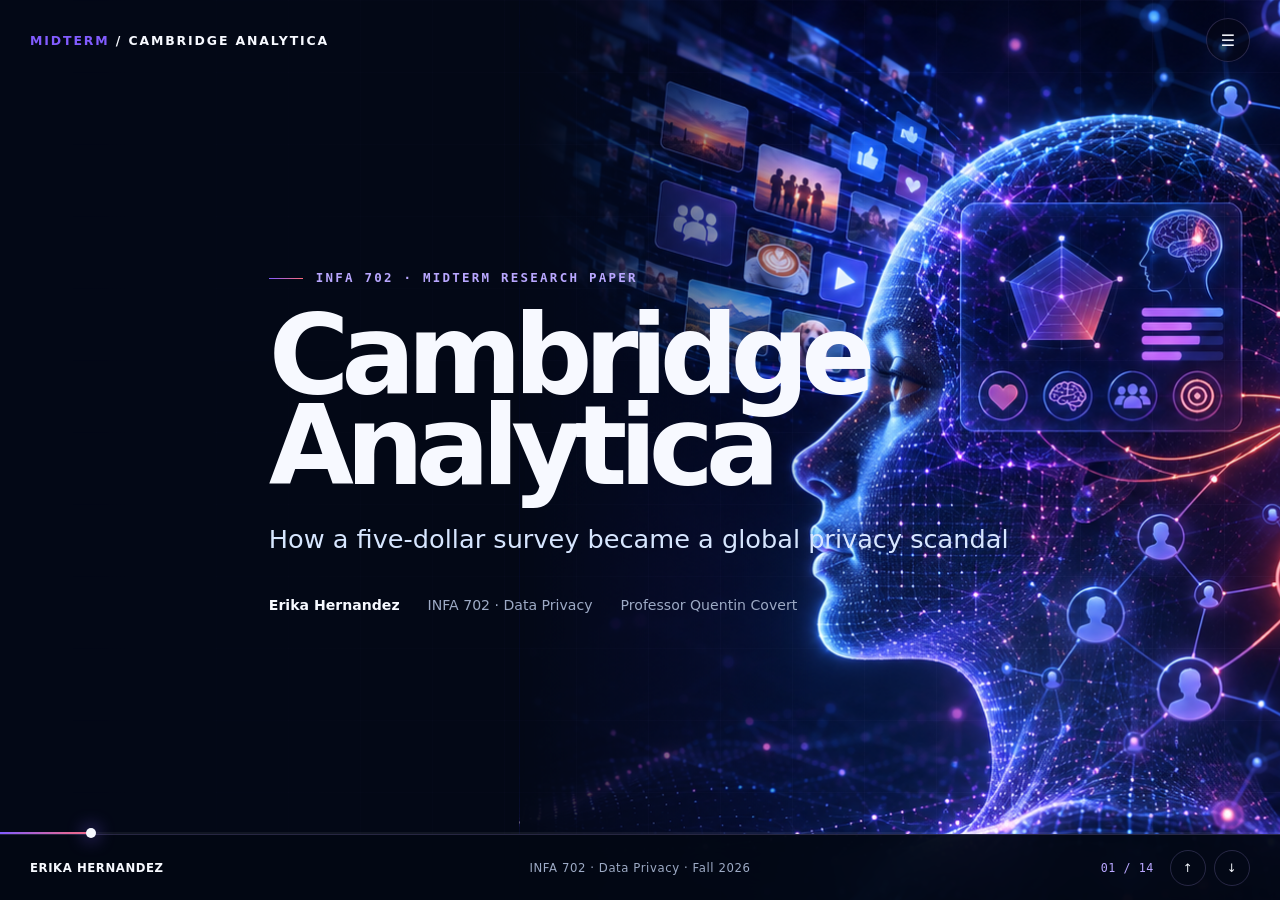
<file: CambridgeAnalytica.html>
<!doctype html>
<html lang="en">
<head>
  <meta charset="utf-8">
  <meta name="viewport" content="width=device-width,initial-scale=1">
  <meta name="description" content="An interactive midterm paper about Cambridge Analytica, privacy notices, and political profiling.">
  <meta name="author" content="Erika Hernandez">
  <title>Cambridge Analytica Midterm | Erika Hernandez</title>
  <link rel="icon" href="images/phd-research-icon.png" type="images/">
  <style>
    :root{--bg:#050714;--deep:#0b1027;--panel:#121735;--violet:#825cff;--lav:#b9a7ff;--coral:#ff6b7a;--ice:#d7e6ff;--white:#f7f9ff;--muted:#9daac5;--line:rgba(185,167,255,.2);--footer:66px;--ease:cubic-bezier(.22,1,.36,1)}
    *{box-sizing:border-box} html{scroll-behavior:smooth} body{margin:0;background:var(--bg);color:var(--white);font-family:Inter,ui-sans-serif,system-ui,-apple-system,"Segoe UI",sans-serif;overflow:hidden}
    button,a{font:inherit} a{color:inherit}.book{height:100svh;overflow-y:auto;scroll-snap-type:y mandatory;scrollbar-width:none}.book::-webkit-scrollbar{display:none}
    .scene{position:relative;min-height:100svh;padding:clamp(92px,10vh,125px) clamp(34px,7vw,120px) calc(var(--footer) + 42px);display:flex;align-items:center;scroll-snap-align:start;overflow:hidden;background:
      radial-gradient(circle at 80% 20%,rgba(130,92,255,.14),transparent 32%),
      linear-gradient(110deg,var(--bg),#09162d)}
    .scene::after{content:"";position:absolute;inset:0;pointer-events:none;background-image:linear-gradient(rgba(185,167,255,.035) 1px,transparent 1px),linear-gradient(90deg,rgba(185,167,255,.035) 1px,transparent 1px);background-size:72px 72px;mask-image:linear-gradient(to right,transparent,black)}
    .inner{position:relative;z-index:2;width:min(1500px,100%);margin:auto}
    h1,h2,h3,p{margin-top:0} h1{font-size:clamp(4rem,8.6vw,9rem);line-height:.83;letter-spacing:-.075em;margin-bottom:26px} h2{font-size:clamp(2.8rem,5.8vw,6.2rem);line-height:.92;letter-spacing:-.055em;margin-bottom:34px;max-width:1100px} h3{font-size:clamp(1.05rem,1.35vw,1.35rem)} p{font-size:clamp(1rem,1.35vw,1.3rem);line-height:1.58;color:var(--ice)}
    .eyebrow{display:flex;align-items:center;gap:13px;margin-bottom:24px;color:var(--lav);font:700 .78rem/1.2 "SFMono-Regular",Consolas,monospace;letter-spacing:.18em;text-transform:uppercase}.eyebrow::before{content:"";width:34px;height:1px;background:linear-gradient(90deg,var(--violet),var(--coral))}
    .source{position:absolute;z-index:3;right:6vw;bottom:calc(var(--footer) + 14px);color:rgba(215,230,255,.55);font-size:.69rem}
    .reveal{opacity:0;transform:translateY(28px);transition:opacity .8s var(--ease),transform .8s var(--ease)}.active .reveal{opacity:1;transform:none}.active .reveal:nth-child(2){transition-delay:.08s}.active .reveal:nth-child(3){transition-delay:.16s}
    .topbar{position:fixed;z-index:50;inset:0 0 auto;display:flex;align-items:center;justify-content:space-between;padding:18px 30px;pointer-events:none}.brand{font-size:.78rem;font-weight:800;letter-spacing:.15em;text-transform:uppercase}.brand span{color:var(--violet)}.menu-btn{pointer-events:auto;width:44px;height:44px;border:1px solid var(--line);border-radius:50%;background:rgba(5,7,20,.65);color:var(--white);cursor:pointer}
    .footer{position:fixed;z-index:45;inset:auto 0 0;height:var(--footer);display:grid;grid-template-columns:1fr 1fr 1fr;align-items:center;padding:0 30px;background:rgba(3,8,20,.94);border-top:1px solid var(--line);backdrop-filter:blur(18px);font-size:.73rem;text-transform:uppercase;letter-spacing:.05em}.footer-name{font-weight:850}.footer-course{text-align:center;color:var(--muted);text-transform:none}.footer-right{justify-self:end;display:flex;align-items:center;gap:16px}.counter{color:var(--lav);font-family:Consolas,monospace}.nav{display:flex;gap:8px}.nav button{width:36px;height:36px;border:1px solid var(--line);border-radius:50%;background:transparent;color:var(--white);cursor:pointer}.nav button:hover{background:var(--violet)}
    .progress{position:fixed;z-index:60;left:0;right:0;bottom:var(--footer);height:2px;background:rgba(255,255,255,.06)}.progress span{display:block;width:0;height:100%;background:linear-gradient(90deg,var(--violet),var(--coral));transition:width .5s var(--ease);position:relative}.progress span::after{content:"";position:absolute;right:-5px;top:-4px;width:10px;height:10px;border-radius:50%;background:var(--white);box-shadow:0 0 18px var(--violet)}
    .hero{background:#030816}.hero-art{position:absolute;z-index:0;inset:0 0 0 42%;background:linear-gradient(90deg,#030816 0%,transparent 38%),url("images/cambridge-hero.png") 70% center/cover no-repeat;transform:scale(1.05);animation:breathe 9s ease-in-out infinite alternate}.hero-copy{position:relative;z-index:3;width:min(760px,58vw)}.hero .subtitle{font-size:clamp(1.15rem,2vw,1.75rem);color:var(--ice)}.byline{display:flex;gap:28px;flex-wrap:wrap;margin-top:38px;color:var(--muted);font-size:.88rem}.byline strong{color:var(--white)}@keyframes breathe{to{transform:scale(1.12) translateX(-1%)}}
    .five-grid{display:grid;grid-template-columns:.8fr 1.2fr;gap:7vw;align-items:center}.five{font-size:clamp(12rem,26vw,29rem);line-height:.72;font-weight:900;letter-spacing:-.09em;color:transparent;-webkit-text-stroke:2px var(--violet);filter:drop-shadow(0 0 35px rgba(130,92,255,.25))}.question-stack{border-left:2px solid var(--coral);padding-left:34px}.question-stack p:first-of-type{font-size:clamp(1.5rem,2.8vw,3rem);line-height:1.18;color:var(--white)}
    .incident-layout{display:grid;grid-template-columns:.85fr 1.15fr;gap:5vw}.trail{position:relative;padding-left:38px;border-left:1px solid var(--line)}.trail-step{position:relative;padding:0 0 25px}.trail-step::before{content:"";position:absolute;left:-45px;top:5px;width:13px;height:13px;border-radius:50%;background:var(--violet);box-shadow:0 0 20px var(--violet)}.trail-step b{display:block;color:var(--lav);margin-bottom:7px}.evidence{display:grid;grid-template-columns:repeat(2,1fr);gap:14px}.evidence article{min-height:155px;padding:22px;border:1px solid var(--line);background:linear-gradient(145deg,rgba(130,92,255,.13),rgba(11,16,39,.75))}.evidence strong{display:block;font-size:clamp(1.8rem,3vw,3.2rem);color:var(--white);margin-bottom:8px}.evidence span{color:var(--muted);line-height:1.45}
    .ledger{display:grid;grid-template-columns:repeat(2,1fr);border:1px solid var(--line);background:rgba(7,11,28,.7)}.ledger article{padding:clamp(26px,4vw,55px);min-height:260px}.ledger article+article{border-left:1px solid var(--line)}.ledger .amount{font-size:clamp(3.4rem,7vw,8rem);font-weight:900;letter-spacing:-.07em;color:var(--coral);line-height:.9}.stamp{display:inline-block;margin-top:26px;padding:8px 12px;border:1px solid var(--coral);color:var(--coral);font:700 .72rem/1 monospace;letter-spacing:.13em;transform:rotate(-2deg)}
    .fault-lines{display:grid;grid-template-columns:repeat(2,1fr);gap:1px;background:var(--line);border:1px solid var(--line)}.fault{position:relative;padding:30px;background:var(--deep);min-height:190px;overflow:hidden}.fault::after{content:attr(data-num);position:absolute;right:15px;bottom:-28px;font-size:7rem;font-weight:900;color:rgba(130,92,255,.07)}.fault b{color:var(--lav);font-size:1.2rem}.fault p{font-size:1rem;color:var(--muted)}
    .notice-layout{display:grid;grid-template-columns:.75fr 1.25fr;gap:6vw;align-items:center}.newsfeed{max-width:460px;margin:auto;padding:18px;border-radius:24px;background:#f5f7fb;color:#182038;box-shadow:0 35px 90px rgba(0,0,0,.35)}.news-head{display:flex;align-items:center;gap:12px;border-bottom:1px solid #dfe4ec;padding-bottom:14px}.fb-dot{width:34px;height:34px;border-radius:50%;display:grid;place-items:center;background:#1877f2;color:#fff;font-weight:900}.newsfeed h3{margin:22px 0 10px}.newsfeed p{color:#46516a;font-size:.95rem}.news-btn{padding:12px;text-align:center;border-radius:8px;background:#1877f2;color:white;font-weight:800}.notice-notes{display:grid;gap:12px}.notice-notes article{display:grid;grid-template-columns:150px 1fr;gap:20px;padding:18px 0;border-bottom:1px solid var(--line)}.notice-notes b{color:var(--lav)}.notice-notes span{color:var(--ice);line-height:1.5}
    .clarity{display:grid;grid-template-columns:1fr 1fr;gap:24px}.clarity section{padding:30px;border:1px solid var(--line);min-height:340px}.clarity .clear{background:linear-gradient(145deg,rgba(130,92,255,.15),transparent)}.clarity .muddy{background:linear-gradient(145deg,rgba(255,107,122,.12),transparent)}.clarity ul{padding-left:20px;color:var(--ice);line-height:1.7}.meter{height:8px;margin:24px 0;background:linear-gradient(90deg,var(--violet) 0 42%,var(--coral) 42% 100%);border-radius:99px}
    .profile-window{display:grid;grid-template-columns:.9fr 1.1fr;border:1px solid var(--line);background:rgba(7,11,28,.75)}.profile-window>div{padding:clamp(28px,4vw,52px)}.profile-window>div+div{border-left:1px solid var(--line)}.tag-cloud{display:flex;flex-wrap:wrap;gap:10px}.tag{padding:9px 13px;border-radius:99px;background:rgba(130,92,255,.14);border:1px solid var(--line);color:var(--lav);font-size:.85rem}.inference{margin-top:22px;padding:20px;border-left:3px solid var(--coral);background:rgba(255,107,122,.07)}.inference b{color:var(--coral)}
    .case-line{position:relative;max-width:1040px;margin-top:28px;padding-left:42px}.case-line::before{content:"";position:absolute;left:10px;top:8px;bottom:8px;width:2px;background:linear-gradient(var(--violet),var(--coral))}.case{position:relative;display:grid;grid-template-columns:180px 1fr;gap:24px;padding:0 0 28px}.case::before{content:"";position:absolute;left:-39px;top:7px;width:14px;height:14px;border-radius:50%;background:var(--bg);border:3px solid var(--violet)}.case time{color:var(--lav);font:700 .82rem/1.4 monospace}.case p{font-size:1rem;color:var(--muted)}
    .loop-wrap{display:grid;grid-template-columns:.8fr 1.2fr;gap:7vw;align-items:center}.loop{position:relative;width:min(440px,74vw);aspect-ratio:1;border:1px solid var(--line);border-radius:50%;animation:slowspin 24s linear infinite}.loop::before{content:"";position:absolute;inset:17%;border:1px dashed rgba(255,107,122,.5);border-radius:50%}.loop-center{position:absolute;inset:35%;display:grid;place-items:center;border-radius:50%;background:var(--violet);font-weight:850;text-align:center;animation:slowspin 24s linear infinite reverse}.loop-node{position:absolute;width:105px;padding:9px;text-align:center;border:1px solid var(--line);background:var(--deep);font-weight:750}.n1{top:-18px;left:calc(50% - 52px)}.n2{right:-48px;top:calc(50% - 22px)}.n3{bottom:-18px;left:calc(50% - 52px)}.n4{left:-48px;top:calc(50% - 22px)}@keyframes slowspin{to{transform:rotate(360deg)}}.loop-question{font-size:clamp(1.7rem,3.5vw,4rem);line-height:1.12;color:var(--white)}
    .reflection{display:grid;grid-template-columns:1.15fr .85fr;gap:5vw}.reflection-copy{padding-left:30px;border-left:2px solid var(--coral)}.reflection-stats{display:grid;gap:12px}.reflection-stats article{padding:20px;border:1px solid var(--line);background:rgba(130,92,255,.08)}.reflection-stats b{display:block;font-size:2rem;color:var(--lav)}.quote{margin-top:32px;font-size:clamp(2rem,4vw,4.5rem);line-height:1.05;font-weight:850;letter-spacing:-.04em}
    .pdf-layout{display:grid;grid-template-columns:1fr 310px;gap:24px;height:calc(100svh - 190px)}.pdf-frame{width:100%;height:100%;border:1px solid var(--line);background:white}.pdf-side{display:flex;flex-direction:column;justify-content:center;padding:26px;border:1px solid var(--line);background:rgba(11,16,39,.7)}.btn{display:inline-flex;justify-content:center;align-items:center;padding:14px 18px;margin-top:12px;border-radius:99px;text-decoration:none;font-weight:800;border:1px solid var(--line)}.btn.primary{background:linear-gradient(90deg,var(--violet),#6744d8)}.btn.secondary:hover{border-color:var(--coral)}
    .media-grid{display:grid;grid-template-columns:repeat(3,1fr);gap:18px}.media-card{display:block;padding:28px;min-height:240px;text-decoration:none;border:1px solid var(--line);background:linear-gradient(145deg,rgba(130,92,255,.12),rgba(11,16,39,.7));transition:.3s var(--ease)}.media-card:hover{transform:translateY(-8px);border-color:var(--lav)}.media-mark{font:800 .76rem/1 monospace;letter-spacing:.16em;color:var(--coral)}.media-card h3{margin-top:54px;font-size:1.55rem}.media-card p{font-size:.95rem;color:var(--muted)}
    .refs{columns:2;column-gap:45px;padding:0;list-style:none}.refs li{break-inside:avoid;padding:0 0 11px;margin-bottom:11px;border-bottom:1px solid var(--line);font-size:clamp(.68rem,.9vw,.86rem);line-height:1.38;color:#c8d4ea}
    .drawer{position:fixed;z-index:100;inset:0;display:grid;grid-template-columns:1fr minmax(300px,520px);background:rgba(2,4,12,.84);backdrop-filter:blur(14px);opacity:0;visibility:hidden;transition:.3s}.drawer.open{opacity:1;visibility:visible}.drawer-panel{grid-column:2;background:#080d20;padding:70px 34px;overflow:auto}.drawer-panel button{position:absolute;right:25px;top:22px;background:none;border:0;color:white;font-size:2rem;cursor:pointer}.drawer a{display:flex;gap:18px;padding:15px 0;border-bottom:1px solid var(--line);text-decoration:none;color:var(--ice)}.drawer a span{color:var(--violet);font-family:monospace}
    @media(max-width:900px){.five-grid,.incident-layout,.notice-layout,.loop-wrap,.reflection,.pdf-layout{grid-template-columns:1fr}.five{font-size:10rem}.ledger,.fault-lines,.clarity,.profile-window{grid-template-columns:1fr}.ledger article+article,.profile-window>div+div{border-left:0;border-top:1px solid var(--line)}.media-grid{grid-template-columns:1fr 1fr}.pdf-layout{height:auto}.pdf-frame{height:66svh}.pdf-side{min-height:260px}.source{display:none}}
    @media(max-width:650px){:root{--footer:72px}.scene{align-items:flex-start;padding:90px 22px calc(var(--footer) + 30px);min-height:auto}.hero{min-height:100svh}.hero-art{inset:0 0 0 20%;opacity:.6}.hero-copy{width:100%}h1{font-size:4.2rem}.evidence,.media-grid{grid-template-columns:1fr}.notice-notes article,.case{grid-template-columns:1fr}.case time{margin-bottom:-14px}.refs{columns:1}.footer{grid-template-columns:1fr auto;padding:0 18px}.footer-course{display:none}.loop{width:270px}.drawer{grid-template-columns:1fr}.drawer-panel{grid-column:1}.topbar{padding:15px 18px}}
    @media(prefers-reduced-motion:reduce){*,*::before,*::after{animation:none!important;transition:none!important}.reveal{opacity:1;transform:none}}
  </style>
</head>
<body>
  <header class="topbar"><div class="brand"><span>Midterm</span> / Cambridge Analytica</div><button class="menu-btn" id="menuBtn" aria-label="Open chapter menu">☰</button></header>
  <div class="progress"><span id="progressBar"></span></div>
  <main class="book" id="book">
    <section class="scene hero active" id="cover" data-title="Cover">
      <div class="hero-art" aria-hidden="true"></div>
      <div class="inner hero-copy">
        <div class="eyebrow reveal">INFA 702 · Midterm Research Paper</div>
        <h1 class="reveal">Cambridge<br>Analytica</h1>
        <p class="subtitle reveal">How a five-dollar survey became a global privacy scandal</p>
        <div class="byline reveal"><span><strong>Erika Hernandez</strong></span><span>INFA 702 · Data Privacy</span><span>Professor Quentin Covert</span></div>
      </div>
    </section>

    <section class="scene" id="introduction" data-title="Introduction">
      <div class="inner five-grid">
        <div class="five reveal">$5</div>
        <div class="question-stack reveal">
          <div class="eyebrow">Introduction</div>
          <h2>Would you hand over your profile?</h2>
          <p>What if five dollars allowed someone to see your Facebook information, build a psychological profile, and test whether targeted content could change your political views?</p>
          <p>The survey looked simple. The consequences reached the people who participated, their friends, and eventually the democratic process.</p>
        </div>
      </div>
      <div class="source">Source: Amer &amp; Noujaim, 2019</div>
    </section>

    <section class="scene" id="incident" data-title="Incident Summary">
      <div class="inner">
        <div class="eyebrow reveal">Incident Summary</div><h2 class="reveal">From quiz to political influence</h2>
        <div class="incident-layout reveal">
          <div class="trail">
            <div class="trail-step"><b>01 · Volunteer</b><p>People accepted five dollars and connected a personality survey to Facebook.</p></div>
            <div class="trail-step"><b>02 · Collect</b><p>The application obtained participant data and information connected to their friends.</p></div>
            <div class="trail-step"><b>03 · Profile</b><p>Thousands of data points were used to predict personality and likely behavior.</p></div>
            <div class="trail-step"><b>04 · Target</b><p>Campaigns delivered different political messages to carefully selected groups.</p></div>
          </div>
          <div class="evidence">
            <article><strong>87M</strong><span>users may have had their information shared.</span></article>
            <article><strong>5,000</strong><span>data points were described for individual profiles.</span></article>
            <article><strong>5.9M</strong><span>visual Facebook ads were claimed by Trump’s digital campaign director.</span></article>
            <article><strong>2018</strong><span>Mark Zuckerberg testified before Congress after the scandal became public.</span></article>
          </div>
        </div>
      </div>
      <div class="source">Sources: Amer &amp; Noujaim, 2019; NBC News, 2018</div>
    </section>

    <section class="scene" id="legal" data-title="Legal Ramifications">
      <div class="inner">
        <div class="eyebrow reveal">Legal Ramifications</div><h2 class="reveal">The cost of failing to protect privacy</h2>
        <div class="ledger reveal">
          <article><div class="amount">$663K</div><h3>United Kingdom</h3><p>The Information Commissioner’s Office announced the maximum fine allowed under the law at the time.</p><span class="stamp">MAXIMUM PENALTY</span></article>
          <article><div class="amount">$5B</div><h3>United States</h3><p>In 2019, the FTC voted 3–2 to approve a historic settlement with Facebook following its privacy investigation.</p><span class="stamp">FTC SETTLEMENT</span></article>
        </div>
      </div><div class="source">Source: Federal Trade Commission, 2019</div>
    </section>

    <section class="scene" id="ethical" data-title="Ethical Ramifications">
      <div class="inner">
        <div class="eyebrow reveal">Ethical Ramifications</div><h2 class="reveal">The failure went beyond the law</h2>
        <div class="fault-lines reveal">
          <article class="fault" data-num="01"><b>Consent</b><p>Friends of survey participants did not knowingly agree to political profiling.</p></article>
          <article class="fault" data-num="02"><b>Third parties</b><p>Facebook did not adequately vet or control how outside companies used platform data.</p></article>
          <article class="fault" data-num="03"><b>Confidentiality</b><p>Facebook’s own Code of Conduct required user and personal data to be protected.</p></article>
          <article class="fault" data-num="04"><b>Accountability</b><p>The platform, developer, data company, and campaigns each pointed toward someone else.</p></article>
        </div>
      </div><div class="source">Sources: NBC News, 2018; Amer &amp; Noujaim, 2019</div>
    </section>

    <section class="scene" id="notices" data-title="Privacy Policies and Notices">
      <div class="inner notice-layout">
        <div class="newsfeed reveal"><div class="news-head"><div class="fb-dot">f</div><strong>Facebook</strong></div><h3>Protecting Your Information</h3><p>Review the applications connected to your Facebook account and the information shared with them.</p><div class="news-btn">Review your information</div></div>
        <div class="reveal"><div class="eyebrow">Privacy Policies / Notices</div><h2>The notice arrived after the exposure</h2><div class="notice-notes">
          <article><b>87 million users</b><span>Potentially affected users received a message in their news feeds.</span></article>
          <article><b>Everyone else</b><span>Facebook also sent a broader notice to its full user population.</span></article>
          <article><b>Privacy Checkup</b><span>Users could review sharing, security, connected applications, and ad preferences.</span></article>
          <article><b>The limitation</b><span>A notice after collection cannot provide informed consent before the harm occurs.</span></article>
        </div></div>
      </div><div class="source">Source: NBC News, 2018</div>
    </section>

    <section class="scene" id="readability" data-title="Readability">
      <div class="inner">
        <div class="eyebrow reveal">Readability</div><h2 class="reveal">Some controls are clear. The full story is not.</h2>
        <div class="clarity reveal">
          <section class="clear"><h3>Clear enough to use</h3><div class="meter"></div><ul><li>Privacy Checkup provides guided toggles.</li><li>Users can adjust who sees their posts.</li><li>Security and ad preferences are grouped together.</li><li>Some pages now include AI-generated summaries.</li></ul></section>
          <section class="muddy"><h3>Still muddy</h3><div class="meter"></div><ul><li>Long answers and jargon overwhelm users.</li><li>The old “Protecting Your Information” label is difficult to find.</li><li>Exporting data does not explain every inference.</li><li>Finding a control is not the same as understanding the consequences.</li></ul></section>
        </div>
      </div>
    </section>

    <section class="scene" id="privacy-issues" data-title="Significant Privacy Issues">
      <div class="inner">
        <div class="eyebrow reveal">Significant Privacy Issues</div><h2 class="reveal">What the user sees versus what the platform knows</h2>
        <div class="profile-window reveal">
          <div><h3>What the user sees</h3><p>“You looked at a mattress, so we can make advertising more useful.”</p><div class="tag-cloud"><span class="tag">Ad preferences</span><span class="tag">Companies liked</span><span class="tag">Hide this ad</span><span class="tag">Privacy controls</span></div></div>
          <div><h3>What may be inferred</h3><div class="tag-cloud"><span class="tag">Interests</span><span class="tag">Relationships</span><span class="tag">Personality</span><span class="tag">Political views</span><span class="tag">Likely behavior</span><span class="tag">Persuadability</span></div><div class="inference"><b>The gap:</b><p>Users can change some settings, but they may not receive a complete list of the profiles, predictions, and targeted audiences built from their activity.</p></div></div>
        </div>
      </div>
    </section>

    <section class="scene" id="other-incidents" data-title="Other Incidents">
      <div class="inner">
        <div class="eyebrow reveal">Other Incidents</div><h2 class="reveal">The legal story continued</h2>
        <div class="case-line reveal">
          <article class="case"><time>2018–2019</time><div><h3>Promises and penalties</h3><p>Facebook announced privacy changes while regulators imposed penalties and oversight.</p></div></article>
          <article class="case"><time>2024</time><div><h3>Supreme Court request</h3><p>Facebook asked the Supreme Court to dismiss a Cambridge Analytica-related shareholder lawsuit.</p></div></article>
          <article class="case"><time>October 2026</time><div><h3>New Mexico cases</h3><p>Meta faced major judgments involving user data privacy and separate claims concerning children’s safety.</p></div></article>
        </div>
      </div><div class="source">Sources: CBS News, 2018; Vijayan, 2024; Hays, 2026</div>
    </section>

    <section class="scene" id="continuance" data-title="Incident Continuance Question">
      <div class="inner loop-wrap">
        <div class="loop reveal"><div class="loop-center">THE<br>LOOP</div><div class="loop-node n1">Data</div><div class="loop-node n2">Profiles</div><div class="loop-node n3">Influence</div><div class="loop-node n4">Money</div></div>
        <div class="reveal"><div class="eyebrow">Incident Continuance Question</div><h2>Why will this keep happening?</h2><p class="loop-question">Because personal data creates money, targeting, and power.</p><p>Social media companies benefit from knowing what users may buy, believe, or vote for. As long as that information remains valuable, organizations will continue trying to collect more of it.</p></div>
      </div><div class="source">Source: Amer &amp; Noujaim, 2019</div>
    </section>

    <section class="scene" id="conclusion" data-title="Conclusion">
      <div class="inner">
        <div class="eyebrow reveal">Conclusion</div><h2 class="reveal">Deleting a profile does not erase the question</h2>
        <div class="reflection reveal">
          <div class="reflection-copy"><p>The scandal happened during a seven-year break from social media. Returning made it clear how much the platforms had changed—and how difficult it was to remove years of posts and pictures.</p><p>There is no complete confidence that deleting a profile means every copy, prediction, or digital avatar is gone. The scandal was not only about a quiz. It was about control over the information that defines people.</p><div class="quote">“Privacy is power.”</div></div>
          <div class="reflection-stats"><article><b>7 years</b><span>away from social media</span></article><article><b>5,000+</b><span>data points described per profile</span></article><article><b>70,000</b><span>possible data points by age 18</span></article><article><b>Human rights</b><span>Data rights belong in the same conversation</span></article></div>
        </div>
      </div><div class="source">Sources: Amer &amp; Noujaim, 2019; Cadwalladr, 2019</div>
    </section>

    <section class="scene" id="paper" data-title="Read the Paper">
      <div class="inner pdf-layout">
        <iframe class="pdf-frame reveal" src="images/Erika-Hernandez-Cambridge-Analytica-Midterm.pdf#view=FitH" title="Cambridge Analytica midterm paper preview"></iframe>
        <aside class="pdf-side reveal"><div class="eyebrow">Original Paper</div><h3>Read it here or take it with you</h3><p>The complete 12-page midterm paper is embedded in this site.</p><a class="btn primary" href="assets/Erika-Hernandez-Cambridge-Analytica-Midterm.pdf" download>Download PDF ↓</a><a class="btn secondary" href="assets/Erika-Hernandez-Cambridge-Analytica-Midterm.pdf" target="_blank" rel="noopener">Open full screen ↗</a></aside>
      </div>
    </section>

    <section class="scene" id="media" data-title="Watch and Explore">
      <div class="inner"><div class="eyebrow reveal">Watch and Explore</div><h2 class="reveal">Continue beyond the paper</h2><div class="media-grid reveal">
        <a class="media-card" href="https://www.netflix.com/title/80117542" target="_blank" rel="noopener"><span class="media-mark">NETFLIX</span><h3>The Great Hack</h3><p>The documentary that traces the scandal, its people, and political campaigns.</p></a>
        <a class="media-card" href="https://www.pbs.org/wnet/amanpour-and-company/video/christopher-wylie-on-data-crime-and-cambridge-analytica/" target="_blank" rel="noopener"><span class="media-mark">PBS</span><h3>Christopher Wylie</h3><p>Cambridge Analytica’s former research director discusses data crime.</p></a>
        <a class="media-card" href="https://www.ted.com/talks/carole_cadwalladr_this_is_what_a_digital_coup_looks_like" target="_blank" rel="noopener"><span class="media-mark">TED</span><h3>A Digital Coup</h3><p>Carole Cadwalladr connects privacy, data rights, power, and democracy.</p></a>
      </div></div>
    </section>

    <section class="scene" id="references" data-title="References">
      <div class="inner"><div class="eyebrow reveal">Research Record</div><h2 class="reveal">References</h2><ul class="refs reveal">
        <li>Amer, K., &amp; Noujaim, J. (Directors). (2019). <em>The Great Hack</em> [Film]. Netflix.</li>
        <li>Cadwalladr, C. (2019). <em>This is what a digital coup looks like</em> [Video]. TED Conferences.</li>
        <li>CBS News. (2018, April 10). <em>8 promises from Facebook after Cambridge Analytica.</em></li>
        <li>Federal Trade Commission. (2019, July 24). <em>FTC imposes $5 billion penalty and sweeping new privacy restrictions on Facebook.</em></li>
        <li>Hays, K. (2026, October 21). <em>Meta fined $25bn for “lies” over user data privacy.</em> BBC News.</li>
        <li>NBC News. (2018, April 8). <em>Full Wylie interview: “Very difficult to verify” whether Facebook data has been purged.</em></li>
        <li>NBC News. (2018, April 9). <em>Facebook to send Cambridge Analytica data-use notices to 87 million users today.</em></li>
        <li>PBS. (n.d.). <em>Christopher Wylie on data crime and Cambridge Analytica.</em> Amanpour &amp; Company.</li>
        <li>Vijayan, J. (2024). <em>Facebook asks Supreme Court to dismiss Cambridge Analytica lawsuit.</em> Dark Reading.</li>
      </ul></div>
    </section>
  </main>

  <footer class="footer"><div class="footer-name">Erika Hernandez</div><div class="footer-course">INFA 702 · Data Privacy · Fall 2026</div><div class="footer-right"><span class="counter" id="counter">01 / 14</span><div class="nav"><button id="prev" aria-label="Previous chapter">↑</button><button id="next" aria-label="Next chapter">↓</button></div></div></footer>
  <aside class="drawer" id="drawer" aria-hidden="true"><div class="drawer-panel"><button id="closeMenu" aria-label="Close menu">×</button><div class="eyebrow">Chapters</div><nav id="chapterNav"></nav></div></aside>
  <script>
    (()=>{const book=document.getElementById('book'),scenes=[...document.querySelectorAll('.scene')],counter=document.getElementById('counter'),bar=document.getElementById('progressBar'),drawer=document.getElementById('drawer'),nav=document.getElementById('chapterNav');let current=0,locked=false;
      scenes.forEach((s,i)=>{const a=document.createElement('a');a.href='#'+s.id;a.innerHTML='<span>'+String(i+1).padStart(2,'0')+'</span>'+s.dataset.title;a.onclick=()=>close();nav.appendChild(a)});
      function set(i,scroll=true){i=Math.max(0,Math.min(scenes.length-1,i));current=i;scenes.forEach((s,n)=>s.classList.toggle('active',n===i));counter.textContent=String(i+1).padStart(2,'0')+' / '+String(scenes.length).padStart(2,'0');bar.style.width=((i+1)/scenes.length*100)+'%';if(scroll)scenes[i].scrollIntoView({behavior:'smooth'})}
      function move(d){if(locked)return;locked=true;set(current+d);setTimeout(()=>locked=false,650)}
      function open(){drawer.classList.add('open');drawer.setAttribute('aria-hidden','false')}function close(){drawer.classList.remove('open');drawer.setAttribute('aria-hidden','true')}
      document.getElementById('next').onclick=()=>move(1);document.getElementById('prev').onclick=()=>move(-1);document.getElementById('menuBtn').onclick=open;document.getElementById('closeMenu').onclick=close;drawer.onclick=e=>{if(e.target===drawer)close()};
      addEventListener('keydown',e=>{if(['ArrowDown','PageDown',' '].includes(e.key)){e.preventDefault();move(1)}if(['ArrowUp','PageUp'].includes(e.key)){e.preventDefault();move(-1)}if(e.key==='Escape')close()});
      const io=new IntersectionObserver(es=>es.forEach(e=>{if(e.isIntersecting){const i=scenes.indexOf(e.target);if(i>=0)set(i,false)}}),{root:book,threshold:.62});scenes.forEach(s=>io.observe(s));set(0,false);
    })();
  </script>
</body>
</html>
</file>
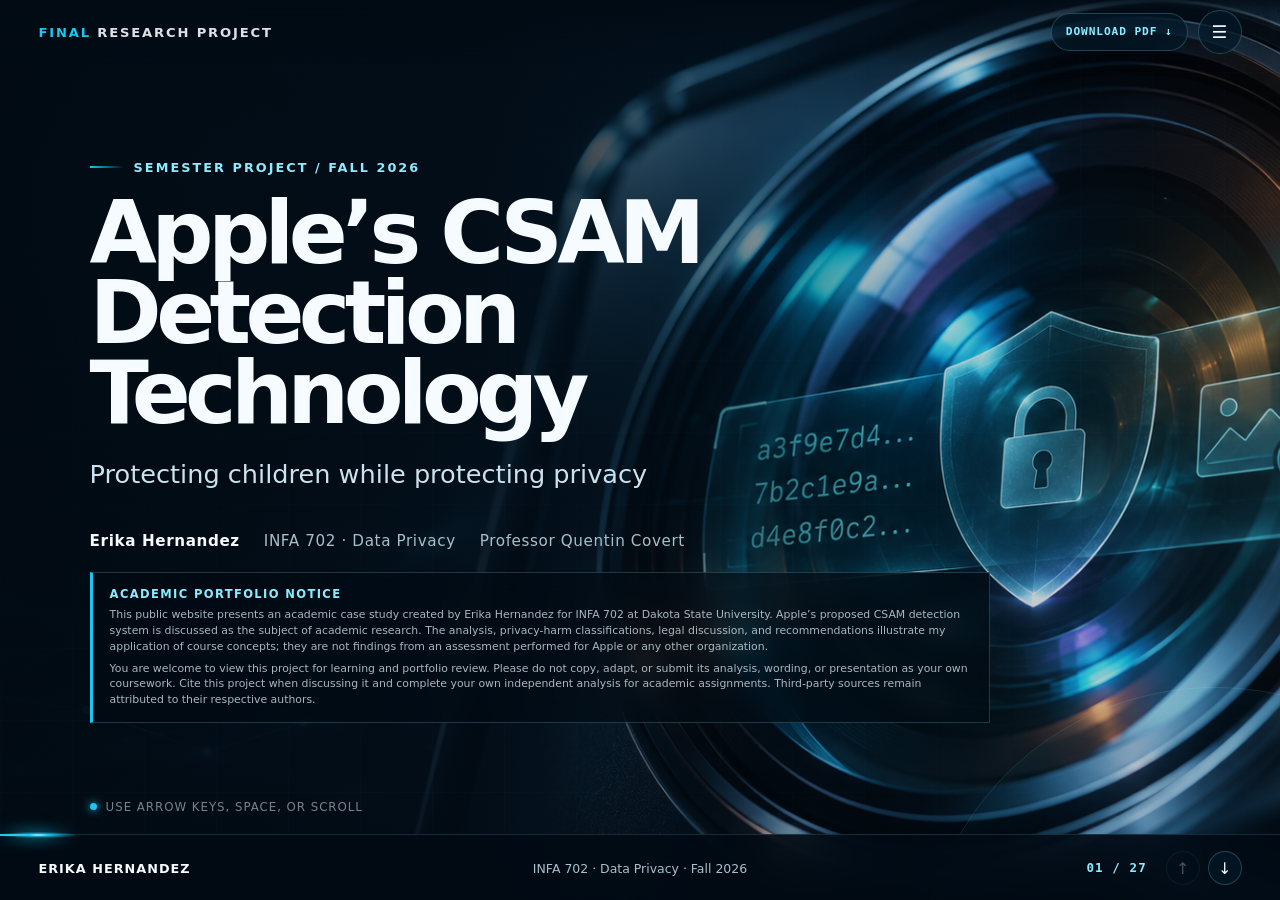
<file: INFA702.html>
<!doctype html>
<html lang="en">
<head>
  <meta charset="utf-8">
  <meta name="viewport" content="width=device-width, initial-scale=1">
  <meta name="description" content="An interactive presentation examining Apple's proposed CSAM detection technology, privacy harms, applicable laws, and recommendations.">
  <meta name="author" content="Erika Hernandez">
  <title>Apple's CSAM Detection Technology | Erika Hernandez</title>
  <style>
    :root {
      --navy-950: #020b14;
      --navy-900: #041827;
      --navy-800: #07304a;
      --cyan: #18c8f2;
      --cyan-soft: #8cecff;
      --amber: #ffba62;
      --white: #f5fbff;
      --muted: #a8bfcc;
      --line: rgba(140, 236, 255, .22);
      --panel: rgba(7, 36, 55, .72);
      --footer-h: 66px;
      --ease: cubic-bezier(.22, 1, .36, 1);
    }

    * { box-sizing: border-box; }
    html { background: var(--navy-950); scroll-behavior: smooth; }
    body {
      margin: 0;
      color: var(--white);
      background: var(--navy-950);
      font-family: Inter, ui-sans-serif, system-ui, -apple-system, BlinkMacSystemFont, "Segoe UI", sans-serif;
      overflow: hidden;
    }

    button, input { font: inherit; }
    button { color: inherit; }
    a { color: var(--cyan-soft); }

    .presentation {
      height: 100svh;
      overflow-y: auto;
      scroll-snap-type: y mandatory;
      scrollbar-width: none;
      overscroll-behavior: contain;
    }
    .presentation::-webkit-scrollbar { display: none; }

    .slide {
      position: relative;
      min-height: 100svh;
      scroll-snap-align: start;
      scroll-snap-stop: always;
      display: grid;
      align-items: center;
      padding: clamp(76px, 8vh, 110px) clamp(28px, 7vw, 118px) calc(var(--footer-h) + 34px);
      isolation: isolate;
      overflow: hidden;
      background:
        radial-gradient(circle at 82% 18%, rgba(24, 200, 242, .12), transparent 30%),
        linear-gradient(135deg, var(--navy-950), var(--navy-900) 52%, #05243a);
    }

    .slide::before {
      content: "";
      position: absolute;
      inset: 0;
      z-index: -2;
      background-image:
        linear-gradient(rgba(140, 236, 255, .045) 1px, transparent 1px),
        linear-gradient(90deg, rgba(140, 236, 255, .045) 1px, transparent 1px);
      background-size: 72px 72px;
      mask-image: linear-gradient(to bottom right, transparent 8%, black 62%, transparent 100%);
    }

    .slide::after {
      content: "";
      position: absolute;
      width: min(46vw, 660px);
      aspect-ratio: 1;
      right: -18vw;
      bottom: -42%;
      z-index: -1;
      border: 1px solid rgba(140, 236, 255, .13);
      border-radius: 50%;
      box-shadow: 0 0 100px rgba(24, 200, 242, .07) inset;
    }

    .hero {
      background-image:
        linear-gradient(90deg, rgba(2, 11, 20, .98) 0%, rgba(2, 11, 20, .9) 38%, rgba(2, 11, 20, .2) 72%),
        url("images/csam-privacy-hero.png");
      background-size: cover;
      background-position: center;
    }
    .hero::before { opacity: .35; }

    .balance-slide {
      background-image:
        linear-gradient(90deg, rgba(2, 11, 20, .97) 0%, rgba(2, 11, 20, .88) 36%, rgba(2, 11, 20, .22) 74%),
        url("images/privacy-balance.png");
      background-size: cover;
      background-position: center;
    }

    .kicker {
      display: inline-flex;
      align-items: center;
      gap: 10px;
      margin-bottom: 18px;
      color: var(--cyan-soft);
      font-size: clamp(.72rem, 1vw, .9rem);
      font-weight: 750;
      letter-spacing: .16em;
      text-transform: uppercase;
    }
    .kicker::before {
      content: "";
      width: 34px;
      height: 2px;
      background: linear-gradient(90deg, var(--cyan), transparent);
    }

    h1, h2, h3, p { margin-top: 0; }
    h1 {
      max-width: 900px;
      margin-bottom: 22px;
      font-size: clamp(3rem, 6.8vw, 7.7rem);
      line-height: .92;
      letter-spacing: -.065em;
      text-wrap: balance;
    }
    h2 {
      max-width: 1000px;
      margin-bottom: 30px;
      font-size: clamp(2.45rem, 5.2vw, 5.6rem);
      line-height: .98;
      letter-spacing: -.055em;
      text-wrap: balance;
    }
    h3 {
      margin-bottom: 10px;
      font-size: clamp(1.08rem, 1.6vw, 1.38rem);
      line-height: 1.25;
    }
    p {
      color: #d8e8f0;
      font-size: clamp(1rem, 1.45vw, 1.32rem);
      line-height: 1.55;
    }
    .lede {
      max-width: 760px;
      color: #dcecf4;
      font-size: clamp(1.15rem, 1.9vw, 1.65rem);
    }
    .accent { color: var(--cyan-soft); }
    .amber { color: var(--amber); }
    .small { font-size: .92rem; color: var(--muted); }

    .hero-copy { max-width: 920px; }
    .hero-title { max-width: 930px; }
    .hero-subtitle {
      max-width: 740px;
      font-size: clamp(1.15rem, 2vw, 1.75rem);
      color: #cce2ec;
    }
    .byline {
      display: flex;
      flex-wrap: wrap;
      gap: 12px 24px;
      margin-top: 38px;
      color: var(--muted);
      font-size: .95rem;
      letter-spacing: .04em;
    }
    .byline strong { color: var(--white); }

    .portfolio-notice {
      max-width: 900px;
      margin-top: 22px;
      padding: 14px 17px;
      background: rgba(2, 11, 20, .68);
      border: 1px solid rgba(140, 236, 255, .2);
      border-left: 3px solid var(--cyan);
      backdrop-filter: blur(12px);
    }
    .portfolio-notice strong {
      display: block;
      margin-bottom: 6px;
      color: var(--cyan-soft);
      font-size: .72rem;
      letter-spacing: .12em;
      text-transform: uppercase;
    }
    .portfolio-notice p {
      margin: 0;
      color: rgba(216, 232, 240, .78);
      font-size: clamp(.68rem, .74vw, .78rem);
      line-height: 1.45;
    }
    .portfolio-notice p + p { margin-top: 6px; }

    .grid-2, .grid-3, .grid-4 {
      display: grid;
      gap: clamp(14px, 2vw, 26px);
    }
    .grid-2 { grid-template-columns: repeat(2, minmax(0, 1fr)); }
    .grid-3 { grid-template-columns: repeat(3, minmax(0, 1fr)); }
    .grid-4 { grid-template-columns: repeat(4, minmax(0, 1fr)); }

    .card {
      position: relative;
      min-height: 150px;
      padding: clamp(18px, 2.2vw, 30px);
      background: linear-gradient(145deg, rgba(9, 45, 68, .84), rgba(5, 24, 39, .74));
      border: 1px solid var(--line);
      border-radius: 4px;
      box-shadow: 0 26px 70px rgba(0, 0, 0, .18);
      backdrop-filter: blur(16px);
      transition: transform .35s var(--ease), border-color .35s ease, background .35s ease;
    }
    .card:hover {
      transform: translateY(-4px);
      border-color: rgba(140, 236, 255, .58);
      background: linear-gradient(145deg, rgba(10, 56, 83, .9), rgba(5, 29, 47, .84));
    }
    .card p:last-child { margin-bottom: 0; }
    .card-number {
      display: block;
      margin-bottom: 20px;
      color: var(--cyan);
      font: 700 .78rem/1 ui-monospace, SFMono-Regular, Menlo, Consolas, monospace;
      letter-spacing: .14em;
    }

    .agenda-grid .card {
      cursor: pointer;
      min-height: 122px;
    }
    .agenda-grid h3 { margin-bottom: 5px; }
    .agenda-grid p { margin: 0; font-size: .95rem; color: var(--muted); }

    .definition {
      max-width: 980px;
      padding: clamp(24px, 4vw, 48px);
      border-left: 3px solid var(--cyan);
      background: linear-gradient(90deg, rgba(24, 200, 242, .11), transparent);
    }
    .definition strong { color: var(--white); }

    .stat-row {
      display: grid;
      grid-template-columns: repeat(3, minmax(0, 1fr));
      gap: 18px;
      margin-top: 28px;
    }
    .stat {
      padding: 22px 0;
      border-top: 1px solid var(--line);
    }
    .stat b {
      display: block;
      margin-bottom: 8px;
      color: var(--cyan-soft);
      font-size: clamp(1.35rem, 2.4vw, 2.3rem);
    }
    .stat span { color: var(--muted); }

    .process {
      display: grid;
      grid-template-columns: repeat(5, minmax(0, 1fr));
      gap: 12px;
      counter-reset: process;
    }
    .process-step {
      position: relative;
      min-height: 250px;
      padding: 26px 20px;
      border-top: 2px solid rgba(140, 236, 255, .28);
      background: linear-gradient(180deg, rgba(24, 200, 242, .08), rgba(7, 36, 55, .48));
      counter-increment: process;
      cursor: pointer;
      transition: .35s var(--ease);
    }
    .process-step::before {
      content: "0" counter(process);
      display: block;
      margin-bottom: 44px;
      color: var(--cyan);
      font: 700 .82rem/1 ui-monospace, SFMono-Regular, Menlo, monospace;
      letter-spacing: .12em;
    }
    .process-step::after {
      content: "";
      position: absolute;
      top: -5px;
      left: 0;
      width: 9px;
      height: 9px;
      border-radius: 50%;
      background: var(--cyan);
      box-shadow: 0 0 18px var(--cyan);
    }
    .process-step:hover, .process-step.active {
      transform: translateY(-8px);
      background: linear-gradient(180deg, rgba(24, 200, 242, .18), rgba(7, 36, 55, .74));
      border-color: var(--cyan);
    }
    .process-step p { font-size: .96rem; color: var(--muted); }

    .harm-list, .principle-list, .law-list, .recommendation-list {
      display: grid;
      gap: 12px;
    }
    .harm-item, .principle-item, .law-item, .recommendation-item {
      display: grid;
      grid-template-columns: minmax(150px, 230px) 1fr;
      gap: 24px;
      padding: 16px 0;
      border-bottom: 1px solid rgba(140, 236, 255, .14);
    }
    .harm-item b, .principle-item b, .law-item b, .recommendation-item b { color: var(--cyan-soft); }
    .harm-item span, .principle-item span, .law-item span, .recommendation-item span { color: #d5e5ed; line-height: 1.45; }

    .toggle-wrap {
      display: grid;
      grid-template-columns: 180px 1fr;
      gap: 30px;
      align-items: start;
    }
    .toggle-nav { display: grid; gap: 10px; }
    .toggle-btn, .menu-btn, .nav-btn, .close-menu {
      border: 1px solid var(--line);
      background: rgba(4, 24, 39, .72);
      cursor: pointer;
      transition: .25s ease;
    }
    .toggle-btn {
      padding: 15px 18px;
      text-align: left;
      color: var(--muted);
    }
    .toggle-btn:hover, .toggle-btn.active {
      color: var(--white);
      border-color: var(--cyan);
      background: rgba(24, 200, 242, .12);
    }
    .toggle-panel { display: none; }
    .toggle-panel.active { display: block; animation: panelIn .45s var(--ease) both; }
    .argument-list {
      display: grid;
      grid-template-columns: repeat(2, minmax(0, 1fr));
      gap: 14px;
      list-style: none;
      padding: 0;
      margin: 0;
    }
    .argument-list li {
      position: relative;
      padding: 18px 18px 18px 48px;
      color: #d9e8ef;
      background: rgba(7, 36, 55, .66);
      border: 1px solid var(--line);
      line-height: 1.42;
    }
    .argument-list li::before {
      content: "+";
      position: absolute;
      left: 18px;
      top: 16px;
      color: var(--cyan);
      font: 700 1.2rem/1 ui-monospace, monospace;
    }
    .argument-list.against li::before { content: "–"; color: var(--amber); }

    .timeline {
      position: relative;
      display: grid;
      grid-template-columns: repeat(3, minmax(0, 1fr));
      gap: 36px;
      padding-top: 40px;
    }
    .timeline::before {
      content: "";
      position: absolute;
      top: 15px;
      left: 0;
      right: 0;
      height: 2px;
      background: linear-gradient(90deg, var(--cyan), rgba(24, 200, 242, .18), var(--amber));
    }
    .timeline::after {
      content: "";
      position: absolute;
      top: 9px;
      left: var(--timeline-start-x, 24px);
      width: 14px;
      height: 14px;
      border-radius: 50%;
      background: var(--white);
      box-shadow: 0 0 8px var(--cyan), 0 0 22px var(--cyan);
      animation: timelineRunner 4.2s ease-in-out infinite;
    }
    .event {
      position: relative;
      padding: 26px;
      background: rgba(7, 36, 55, .66);
      border: 1px solid var(--line);
    }
    .event::before {
      content: "";
      position: absolute;
      top: -31px;
      left: 24px;
      width: 12px;
      height: 12px;
      border-radius: 50%;
      background: var(--cyan);
      box-shadow: 0 0 20px var(--cyan);
    }
    .event:last-child::before { background: var(--amber); box-shadow: 0 0 20px rgba(255, 186, 98, .7); }
    .event time {
      display: block;
      margin-bottom: 14px;
      color: var(--cyan-soft);
      font: 700 .82rem/1 ui-monospace, monospace;
      letter-spacing: .13em;
      text-transform: uppercase;
    }

    .question-box {
      max-width: 780px;
      padding: 30px 0 0;
      border-top: 1px solid var(--line);
    }
    .question-box p {
      color: var(--white);
      font-size: clamp(1.5rem, 2.8vw, 2.8rem);
      line-height: 1.2;
      letter-spacing: -.025em;
    }

    .finding {
      padding: 22px 0;
      border-top: 1px solid var(--line);
    }
    .finding b {
      display: block;
      margin-bottom: 8px;
      color: var(--cyan-soft);
      font-size: 1.1rem;
    }
    .finding p { margin: 0; font-size: 1rem; color: var(--muted); }

    .final-thought {
      max-width: 1050px;
      font-size: clamp(1.65rem, 3.2vw, 3.3rem);
      line-height: 1.22;
      letter-spacing: -.035em;
      color: var(--white);
    }

    .static-title {
      position: relative;
      isolation: isolate;
    }
    .static-title::before,
    .static-title::after {
      content: attr(data-text);
      position: absolute;
      inset: 0;
      z-index: -1;
      color: var(--white);
      opacity: 0;
      pointer-events: none;
    }
    .static-title::before {
      color: var(--cyan);
      text-shadow: 2px 0 var(--cyan);
      animation: titleStaticCyan 6s steps(1, end) infinite;
    }
    .static-title::after {
      color: var(--amber);
      text-shadow: -2px 0 var(--amber);
      animation: titleStaticAmber 6s steps(1, end) infinite;
    }

    .resource-intro {
      max-width: 860px;
      margin: -16px 0 22px;
      color: var(--muted);
      font-size: clamp(.92rem, 1.15vw, 1.05rem);
    }
    .resource-grid {
      display: grid;
      grid-template-columns: repeat(3, minmax(0, 1fr));
      gap: 14px;
    }
    .resource-card {
      position: relative;
      min-height: 132px;
      display: flex;
      flex-direction: column;
      padding: 18px 20px;
      color: var(--white);
      text-decoration: none;
      background: linear-gradient(145deg, rgba(9, 45, 68, .84), rgba(5, 24, 39, .78));
      border: 1px solid var(--line);
      border-radius: 5px;
      box-shadow: 0 22px 54px rgba(0, 0, 0, .16);
      transition: transform .3s var(--ease), border-color .3s ease, background .3s ease;
    }
    .resource-card:hover,
    .resource-card:focus-visible {
      transform: translateY(-4px);
      border-color: var(--cyan);
      background: linear-gradient(145deg, rgba(10, 58, 86, .94), rgba(5, 31, 49, .9));
      outline: none;
    }
    .resource-tag {
      display: block;
      margin-bottom: 10px;
      color: var(--cyan);
      font: 700 .68rem/1 ui-monospace, SFMono-Regular, Menlo, Consolas, monospace;
      letter-spacing: .13em;
      text-transform: uppercase;
    }
    .resource-card h3 {
      margin-bottom: 7px;
      font-size: clamp(.98rem, 1.2vw, 1.14rem);
    }
    .resource-card p {
      margin: 0 0 14px;
      color: var(--muted);
      font-size: clamp(.78rem, .88vw, .9rem);
      line-height: 1.38;
    }
    .resource-open {
      margin-top: auto;
      color: var(--cyan-soft);
      font: 700 .72rem/1 ui-monospace, SFMono-Regular, Menlo, Consolas, monospace;
      letter-spacing: .06em;
      text-transform: uppercase;
    }
    .resource-note {
      margin: 16px 0 0;
      color: rgba(213, 229, 237, .62);
      font-size: .76rem;
    }

    .resource-divider {
      background:
        radial-gradient(circle at 50% 44%, rgba(24, 200, 242, .2), transparent 34%),
        linear-gradient(135deg, #020b14 0%, #071c32 48%, #171238 100%);
      text-align: center;
    }
    .resource-divider::after {
      right: 50%;
      bottom: -52%;
      transform: translateX(50%);
      border-color: rgba(255, 186, 98, .24);
      box-shadow: 0 0 130px rgba(24, 200, 242, .13) inset;
    }
    .resource-divider-copy {
      width: min(920px, 100%);
      margin-inline: auto;
    }
    .resource-divider .kicker { color: var(--amber); }
    .resource-divider .kicker::before { background: linear-gradient(90deg, var(--amber), transparent); }
    .resource-divider h2 { max-width: none; margin-inline: auto; }
    .resource-divider .lede { margin-inline: auto; }
    .resource-slide {
      background:
        radial-gradient(circle at 88% 14%, rgba(255, 186, 98, .1), transparent 25%),
        radial-gradient(circle at 8% 82%, rgba(121, 83, 255, .12), transparent 30%),
        linear-gradient(135deg, #020b14, #061b2d 52%, #101331);
    }
    .resource-slide .kicker { color: var(--amber); }
    .resource-slide .resource-card { border-top-color: rgba(255, 186, 98, .72); }

    .summary-layout {
      display: grid;
      grid-template-columns: minmax(0, 1.15fr) minmax(0, .85fr);
      gap: clamp(22px, 4vw, 58px);
      align-items: start;
    }
    .summary-copy {
      padding-left: 24px;
      border-left: 3px solid var(--cyan);
    }
    .summary-copy p { font-size: clamp(1rem, 1.3vw, 1.18rem); }
    .summary-points { display: grid; gap: 12px; }
    .summary-point {
      padding: 16px 18px;
      background: rgba(7, 36, 55, .66);
      border: 1px solid var(--line);
      border-radius: 4px;
      box-shadow: 0 18px 44px rgba(0, 0, 0, .12);
      backdrop-filter: blur(16px);
      transition: transform .35s var(--ease), border-color .35s ease, background .35s ease, box-shadow .35s ease;
    }
    @media (hover: hover) and (pointer: fine) {
      .summary-point:hover {
        transform: translateY(-4px);
        border-color: rgba(140, 236, 255, .58);
        background: linear-gradient(145deg, rgba(10, 56, 83, .9), rgba(5, 29, 47, .84));
        box-shadow: 0 22px 55px rgba(0, 0, 0, .2), 0 0 24px rgba(24, 200, 242, .09);
      }
    }
    .summary-point b {
      display: block;
      margin-bottom: 5px;
      color: var(--cyan-soft);
    }
    .summary-point span { color: var(--muted); line-height: 1.4; }

    .opening-question {
      max-width: 1120px;
      margin-bottom: clamp(22px, 3vw, 38px);
      padding-left: 24px;
      border-left: 3px solid var(--cyan);
    }
    .opening-question p {
      max-width: 1050px;
      margin-bottom: 0;
      color: #d9e8ef;
      font-size: clamp(1.08rem, 1.65vw, 1.45rem);
      line-height: 1.55;
    }
    .question-grid,
    .case-grid {
      display: grid;
      gap: clamp(14px, 2vw, 24px);
    }
    .question-grid { grid-template-columns: repeat(3, minmax(0, 1fr)); }
    .case-grid { grid-template-columns: repeat(2, minmax(0, 1fr)); }
    .question-card,
    .case-card {
      padding: clamp(20px, 2.5vw, 30px);
      background: linear-gradient(145deg, rgba(9, 45, 68, .84), rgba(5, 24, 39, .74));
      border: 1px solid var(--line);
      border-radius: 4px;
      box-shadow: 0 24px 60px rgba(0, 0, 0, .16);
      transition: transform .35s var(--ease), border-color .35s ease, background .35s ease, box-shadow .35s ease;
    }
    .question-card b,
    .case-card b {
      display: block;
      margin-bottom: 9px;
      color: var(--cyan-soft);
    }
    .question-card span,
    .case-card p { color: var(--muted); line-height: 1.48; }
    .case-card p:last-child { margin-bottom: 0; }
    .case-tag {
      display: block;
      margin-bottom: 12px;
      color: var(--cyan);
      font: 700 .72rem/1 ui-monospace, SFMono-Regular, Menlo, Consolas, monospace;
      letter-spacing: .12em;
      text-transform: uppercase;
    }
    .case-connection {
      margin-top: clamp(18px, 2.4vw, 30px);
      padding: 18px 22px;
      background: rgba(24, 200, 242, .07);
      border-left: 3px solid var(--cyan);
      color: #d9e8ef;
      font-size: clamp(.96rem, 1.2vw, 1.08rem);
      line-height: 1.5;
    }
    @media (hover: hover) and (pointer: fine) {
      .question-card:hover,
      .case-card:hover {
        transform: translateY(-4px);
        border-color: rgba(140, 236, 255, .58);
        background: linear-gradient(145deg, rgba(10, 56, 83, .9), rgba(5, 29, 47, .84));
        box-shadow: 0 22px 55px rgba(0, 0, 0, .2), 0 0 24px rgba(24, 200, 242, .09);
      }
    }

    .apa-list {
      display: grid;
      grid-template-columns: repeat(2, minmax(0, 1fr));
      gap: 10px 28px;
      align-items: start;
    }
    .apa-entry {
      margin: 0;
      padding-left: 20px;
      color: #d8e8f0;
      font-size: clamp(.68rem, .76vw, .8rem);
      line-height: 1.38;
      text-indent: -20px;
      overflow-wrap: anywhere;
    }
    .apa-entry a { color: var(--cyan-soft); text-decoration: none; }
    .apa-entry a:hover { text-decoration: underline; }

    .video-grid {
      display: grid;
      grid-template-columns: repeat(3, minmax(0, 1fr));
      gap: 18px;
    }
    .video-preview {
      overflow: hidden;
      background: rgba(5, 24, 39, .84);
      border: 1px solid var(--line);
      border-radius: 6px;
      box-shadow: 0 24px 60px rgba(0, 0, 0, .24);
    }
    .video-frame {
      position: relative;
      aspect-ratio: 16 / 9;
      background: #01070c;
    }
    .video-frame iframe {
      position: absolute;
      inset: 0;
      width: 100%;
      height: 100%;
      border: 0;
    }
    .video-label { padding: 14px 16px 16px; }
    .video-label span {
      color: var(--cyan-soft);
      font: 700 .72rem/1 ui-monospace, SFMono-Regular, Menlo, Consolas, monospace;
      letter-spacing: .08em;
      text-transform: uppercase;
    }

    .source-line {
      position: absolute;
      right: clamp(28px, 7vw, 118px);
      bottom: calc(var(--footer-h) + 16px);
      max-width: 48%;
      color: rgba(213, 229, 237, .62);
      font-size: .72rem;
      text-align: right;
    }

    .topbar {
      position: fixed;
      inset: 0 0 auto;
      z-index: 30;
      height: 64px;
      display: flex;
      align-items: center;
      justify-content: space-between;
      padding: 0 clamp(20px, 3vw, 46px);
      background: linear-gradient(180deg, rgba(2, 11, 20, .9), transparent);
      pointer-events: none;
    }
    .brand {
      color: rgba(245, 251, 255, .9);
      font-size: .82rem;
      font-weight: 750;
      letter-spacing: .14em;
      text-transform: uppercase;
    }
    .brand span { color: var(--cyan); }
    .top-actions {
      display: flex;
      align-items: center;
      gap: 10px;
      pointer-events: auto;
    }
    .pdf-download {
      display: inline-flex;
      align-items: center;
      min-height: 38px;
      padding: 0 14px;
      color: var(--cyan-soft);
      background: rgba(4, 24, 39, .72);
      border: 1px solid var(--line);
      border-radius: 999px;
      font: 700 .7rem/1 ui-monospace, SFMono-Regular, Menlo, Consolas, monospace;
      letter-spacing: .08em;
      text-decoration: none;
      text-transform: uppercase;
      transition: .25s ease;
    }
    .pdf-download:hover,
    .pdf-download:focus-visible {
      color: var(--white);
      border-color: var(--cyan);
      background: rgba(24, 200, 242, .12);
      outline: none;
    }
    .menu-btn {
      width: 44px;
      height: 44px;
      display: grid;
      place-items: center;
      border-radius: 50%;
      pointer-events: auto;
      font-size: 1.1rem;
    }
    .menu-btn:hover { border-color: var(--cyan); background: rgba(24, 200, 242, .12); }

    .footer {
      position: fixed;
      inset: auto 0 0;
      z-index: 30;
      min-height: var(--footer-h);
      display: grid;
      grid-template-columns: minmax(170px, 1fr) auto minmax(180px, 1fr);
      align-items: center;
      gap: 18px;
      padding: 13px clamp(20px, 3vw, 46px) 12px;
      background: rgba(2, 11, 20, .88);
      border-top: 1px solid rgba(140, 236, 255, .14);
      backdrop-filter: blur(18px);
    }
    .footer::before {
      content: "";
      position: absolute;
      top: -1px;
      left: 0;
      width: var(--progress, 0%);
      height: 2px;
      background: linear-gradient(90deg, var(--cyan), var(--amber));
      box-shadow: 0 0 18px rgba(24, 200, 242, .55);
      transition: width .5s var(--ease);
    }
    .footer::after {
      content: "";
      position: absolute;
      top: -3px;
      left: 0;
      width: 76px;
      height: 6px;
      border-radius: 999px;
      background: radial-gradient(ellipse at center, rgba(255, 255, 255, .98) 0%, var(--cyan) 20%, rgba(24, 200, 242, .45) 46%, transparent 76%);
      filter: drop-shadow(0 0 7px var(--cyan));
      pointer-events: none;
      animation: progressRunner 3.4s linear infinite;
    }
    .footer-name {
      color: var(--white);
      font-size: .8rem;
      font-weight: 750;
      letter-spacing: .08em;
      text-transform: uppercase;
    }
    .footer-course {
      color: var(--muted);
      font-size: .78rem;
      text-align: center;
    }
    .footer-right {
      display: flex;
      align-items: center;
      justify-content: flex-end;
      gap: 14px;
    }
    .counter {
      min-width: 70px;
      color: var(--cyan-soft);
      font: 700 .78rem/1 ui-monospace, SFMono-Regular, Menlo, monospace;
      letter-spacing: .09em;
      text-align: center;
    }
    .nav-controls { display: flex; gap: 8px; }
    .nav-btn {
      width: 34px;
      height: 34px;
      display: grid;
      place-items: center;
      border-radius: 50%;
    }
    .nav-btn:hover:not(:disabled) { border-color: var(--cyan); background: rgba(24, 200, 242, .12); }
    .nav-btn:disabled { opacity: .28; cursor: not-allowed; }

    .slide-menu {
      position: fixed;
      inset: 0;
      z-index: 60;
      display: grid;
      grid-template-columns: minmax(260px, 420px) 1fr;
      background: rgba(2, 11, 20, .96);
      opacity: 0;
      visibility: hidden;
      transition: opacity .35s ease, visibility .35s ease;
    }
    .slide-menu.open { opacity: 1; visibility: visible; }
    .menu-intro {
      padding: clamp(32px, 6vw, 82px);
      background: linear-gradient(160deg, rgba(24, 200, 242, .15), transparent 55%);
      border-right: 1px solid var(--line);
    }
    .menu-intro h2 { font-size: clamp(2.5rem, 4vw, 4.6rem); }
    .close-menu {
      width: 44px;
      height: 44px;
      display: grid;
      place-items: center;
      border-radius: 50%;
      margin-bottom: 50px;
    }
    .menu-list {
      overflow-y: auto;
      padding: clamp(32px, 6vw, 82px);
      display: grid;
      grid-template-columns: repeat(2, minmax(0, 1fr));
      align-content: start;
      gap: 2px 36px;
    }
    .menu-link {
      display: grid;
      grid-template-columns: 42px 1fr;
      gap: 12px;
      padding: 15px 0;
      color: #d4e5ed;
      text-decoration: none;
      border-bottom: 1px solid rgba(140, 236, 255, .1);
    }
    .menu-link:hover { color: var(--cyan-soft); }
    .menu-link span:first-child { color: var(--cyan); font: 700 .75rem/1.8 ui-monospace, monospace; }

    .reveal {
      opacity: 0;
      transform: translateY(28px);
      transition: opacity .7s var(--ease), transform .7s var(--ease);
    }
    .slide.active .reveal { opacity: 1; transform: none; }
    .slide.active .reveal:nth-child(2) { transition-delay: .08s; }
    .slide.active .reveal:nth-child(3) { transition-delay: .16s; }
    .slide.active .reveal:nth-child(4) { transition-delay: .24s; }

    .hint {
      position: absolute;
      left: clamp(28px, 7vw, 118px);
      bottom: calc(var(--footer-h) + 20px);
      color: rgba(213, 229, 237, .55);
      font-size: .74rem;
      letter-spacing: .08em;
      text-transform: uppercase;
      animation: hintBreathe 2.2s ease-in-out infinite;
    }
    .hint::before {
      content: "";
      display: inline-block;
      width: 7px;
      height: 7px;
      margin-right: 9px;
      border-radius: 50%;
      background: var(--cyan);
      box-shadow: 0 0 10px var(--cyan);
      vertical-align: 1px;
      animation: hintDotPulse 1.35s ease-in-out infinite;
    }

    @keyframes panelIn {
      from { opacity: 0; transform: translateY(12px); }
      to { opacity: 1; transform: none; }
    }

    @keyframes progressRunner {
      from { left: -76px; opacity: 0; }
      8% { opacity: 1; }
      92% { opacity: 1; }
      to { left: calc(var(--progress, 0%) - 76px); opacity: 0; }
    }

    @keyframes timelineRunner {
      0% { left: var(--timeline-start-x, 24px); opacity: 0; }
      8% { opacity: 1; }
      88% { left: var(--timeline-end-x, calc(66.666% + 48px)); opacity: 1; }
      100% { left: var(--timeline-end-x, calc(66.666% + 48px)); opacity: 0; }
    }

    @keyframes timelineRunnerMobile {
      0% { top: var(--timeline-start-y, 24px); opacity: 0; }
      8% { opacity: 1; }
      88% { top: var(--timeline-end-y, 66.666%); opacity: 1; }
      100% { top: var(--timeline-end-y, 66.666%); opacity: 0; }
    }

    @keyframes hintBreathe {
      0%, 100% { color: rgba(213, 229, 237, .48); }
      50% { color: rgba(245, 251, 255, .9); }
    }

    @keyframes hintDotPulse {
      0%, 100% { transform: scale(.72); opacity: .5; box-shadow: 0 0 5px var(--cyan); }
      50% { transform: scale(1.22); opacity: 1; box-shadow: 0 0 16px var(--cyan); }
    }

    @keyframes titleStaticCyan {
      0%, 12%, 14%, 46%, 48%, 80%, 82%, 100% { opacity: 0; transform: none; clip-path: inset(0); }
      12.4% { opacity: .75; transform: translate(4px, -1px); clip-path: inset(8% 0 68% 0); }
      13% { opacity: .55; transform: translate(-3px, 1px); clip-path: inset(42% 0 34% 0); }
      46.4% { opacity: .7; transform: translate(3px, 0); clip-path: inset(64% 0 12% 0); }
      47% { opacity: .5; transform: translate(-2px, 1px); clip-path: inset(22% 0 55% 0); }
      80.4% { opacity: .72; transform: translate(4px, 1px); clip-path: inset(34% 0 40% 0); }
      81% { opacity: .48; transform: translate(-3px, -1px); clip-path: inset(70% 0 8% 0); }
    }

    @keyframes titleStaticAmber {
      0%, 12%, 14%, 46%, 48%, 80%, 82%, 100% { opacity: 0; transform: none; clip-path: inset(0); }
      12.4% { opacity: .55; transform: translate(-4px, 1px); clip-path: inset(55% 0 20% 0); }
      13% { opacity: .42; transform: translate(3px, -1px); clip-path: inset(18% 0 60% 0); }
      46.4% { opacity: .58; transform: translate(-3px, 1px); clip-path: inset(30% 0 44% 0); }
      47% { opacity: .4; transform: translate(2px, 0); clip-path: inset(72% 0 7% 0); }
      80.4% { opacity: .58; transform: translate(-4px, 0); clip-path: inset(10% 0 66% 0); }
      81% { opacity: .4; transform: translate(3px, 1px); clip-path: inset(48% 0 28% 0); }
    }

    @media (max-width: 980px) {
      body { overflow: hidden; }
      .presentation { scroll-snap-type: none; }
      .slide {
        min-height: 100svh;
        align-items: start;
        padding: 84px 30px calc(var(--footer-h) + 30px);
        overflow: visible;
      }
      .hero, .balance-slide { align-items: center; }
      .grid-4 { grid-template-columns: repeat(2, 1fr); }
      .grid-3 { grid-template-columns: repeat(2, 1fr); }
      .process { grid-template-columns: repeat(2, 1fr); }
      .process-step { min-height: 190px; }
      .toggle-wrap { grid-template-columns: 1fr; }
      .toggle-nav { grid-template-columns: 1fr 1fr; }
      .timeline {
        grid-template-columns: 1fr;
        gap: 14px;
        padding: 0 0 0 30px;
      }
      .timeline::before {
        display: block;
        top: 0;
        bottom: 0;
        left: 6px;
        right: auto;
        width: 2px;
        height: auto;
        background: linear-gradient(180deg, var(--cyan), rgba(24, 200, 242, .2), var(--amber));
      }
      .timeline::after {
        top: var(--timeline-start-y, 24px);
        left: 0;
        animation: timelineRunnerMobile 4.2s ease-in-out infinite;
      }
      .event::before {
        display: block;
        top: 24px;
        left: -31px;
      }
      .source-line { display: none; }
      .resource-grid { grid-template-columns: repeat(2, minmax(0, 1fr)); }
      .video-grid { grid-template-columns: 1fr; }
      .summary-layout { grid-template-columns: 1fr; }
      .question-grid { grid-template-columns: 1fr; }
      .case-grid { grid-template-columns: 1fr; }
      .apa-list { grid-template-columns: 1fr; }
    }

    @media (max-width: 700px) {
      :root { --footer-h: 70px; }
      html, body { min-width: 0; }
      .presentation { scroll-snap-type: none; }
      .slide {
        min-height: 100svh;
        align-items: start;
        padding: 84px 20px calc(var(--footer-h) + 28px);
        overflow: visible;
      }
      .slide > div:first-child { width: 100%; }
      .hero, .balance-slide {
        align-items: center;
        min-height: 100svh;
        background-position: 68% center;
      }
      .hero {
        align-items: end;
        background-image:
          linear-gradient(180deg, rgba(2, 11, 20, .08) 0%, rgba(2, 11, 20, .28) 34%, rgba(2, 11, 20, .88) 68%, rgba(2, 11, 20, .99) 100%),
          url("images/csam-privacy-hero.png");
        background-size: cover, auto 62%;
        background-position: center, 82% 4%;
        background-repeat: no-repeat;
        padding-top: 34vh;
      }
      .balance-slide {
        background-image:
          linear-gradient(180deg, rgba(2, 11, 20, .68) 0%, rgba(2, 11, 20, .9) 58%, rgba(2, 11, 20, .98) 100%),
          url("images/privacy-balance.png");
      }
      h1 { font-size: clamp(2.85rem, 14vw, 4.5rem); line-height: .94; }
      h2 { margin-bottom: 22px; font-size: clamp(2.2rem, 11vw, 3.4rem); line-height: 1; }
      h3 { font-size: 1.08rem; }
      p { font-size: 1rem; }
      .kicker { margin-bottom: 14px; font-size: .68rem; }
      .hero-subtitle { font-size: 1.12rem; }
      .byline { margin-top: 26px; gap: 8px 18px; font-size: .78rem; }
      .grid-2, .grid-3, .grid-4, .stat-row, .argument-list { grid-template-columns: 1fr; }
      .grid-2, .grid-3, .grid-4 { gap: 12px; }
      .card { min-height: 0; padding: 18px; }
      .agenda-grid .card { min-height: 0; }
      .process { grid-template-columns: 1fr; }
      .process-step { min-height: 0; padding: 20px 18px; }
      .process-step::before { margin-bottom: 20px; }
      .harm-item, .principle-item, .law-item, .recommendation-item { grid-template-columns: 1fr; gap: 6px; }
      .harm-item, .principle-item, .law-item, .recommendation-item { padding: 13px 0; }
      .toggle-nav { grid-template-columns: 1fr 1fr; gap: 8px; }
      .toggle-btn { padding: 13px 12px; text-align: center; }
      .argument-list li { padding: 16px 16px 16px 44px; }
      .timeline { gap: 12px; }
      .event { padding: 20px; }
      .resource-intro { margin-top: -8px; }
      .resource-grid { grid-template-columns: 1fr; gap: 12px; }
      .resource-card { min-height: 0; padding: 17px 18px; }
      .footer {
        grid-template-columns: minmax(0, 1fr) auto;
        gap: 8px;
        padding: 11px 14px 10px;
      }
      .footer-name { overflow: hidden; font-size: .68rem; letter-spacing: .05em; white-space: nowrap; text-overflow: ellipsis; }
      .footer-course { display: none; }
      .footer-right { gap: 7px; }
      .counter { min-width: 54px; font-size: .7rem; }
      .nav-controls { gap: 6px; }
      .nav-btn { width: 32px; height: 32px; }
      .topbar { height: 58px; padding-inline: 16px; }
      .brand { max-width: calc(100vw - 174px); overflow: hidden; font-size: .7rem; white-space: nowrap; text-overflow: ellipsis; }
      .pdf-download { min-height: 34px; padding-inline: 10px; font-size: .62rem; }
      .menu-btn { width: 40px; height: 40px; }
      .slide-menu { grid-template-columns: 1fr; }
      .menu-intro { display: none; }
      .menu-list { grid-template-columns: 1fr; padding: 72px 22px calc(var(--footer-h) + 28px); }
      .close-menu { position: absolute; top: 16px; right: 18px; }
      .hint { display: none; }
      .portfolio-notice { margin-top: 16px; padding: 12px 13px; }
      .portfolio-notice p { font-size: .66rem; }
    }

    @media (max-width: 390px) {
      .slide { padding-inline: 16px; }
      h1 { font-size: 2.65rem; }
      h2 { font-size: 2.08rem; }
      .footer-name { max-width: 112px; }
      .counter { min-width: 48px; }
    }

    @media (prefers-reduced-motion: reduce) {
      html { scroll-behavior: auto; }
      *, *::before, *::after { animation-duration: .01ms !important; transition-duration: .01ms !important; }
      .reveal { opacity: 1; transform: none; }
    }

    @media print {
      @page { size: 16in 9in; margin: 0; }
      body { overflow: visible; background: white; color: black; }
      .presentation { height: auto; overflow: visible; }
      .slide {
        width: 16in;
        min-height: 9in;
        height: 9in;
        page-break-after: always;
        overflow: hidden;
        color: white;
        print-color-adjust: exact;
        -webkit-print-color-adjust: exact;
      }
      .topbar, .footer, .slide-menu, .hint { display: none !important; }
      .reveal { opacity: 1; transform: none; }
      *, *::before, *::after { animation: none !important; transition: none !important; }
    }
  </style>
</head>
<body>
  <header class="topbar" aria-label="Presentation controls">
    <div class="brand"><span>Final</span> Research Project</div>
    <div class="top-actions">
      <a class="pdf-download" href="images/INFA702.pdf" download aria-label="Download this presentation as a PDF">Download PDF ↓</a>
      <button class="menu-btn" id="menuButton" type="button" aria-label="Open slide menu" aria-expanded="false">☰</button>
    </div>
  </header>

  <main class="presentation" id="presentation">
    <section class="slide hero active" id="title" data-title="Title">
      <div class="hero-copy">
        <div class="kicker reveal">Semester Project / Fall 2026</div>
        <h1 class="hero-title reveal">Apple’s CSAM Detection Technology</h1>
        <p class="hero-subtitle reveal">Protecting children while protecting privacy</p>
        <div class="byline reveal">
          <span><strong>Erika Hernandez</strong></span>
          <span>INFA 702 · Data Privacy</span>
          <span>Professor Quentin Covert</span>
        </div>
        <aside class="portfolio-notice reveal" aria-label="Academic portfolio notice">
          <strong>Academic portfolio notice</strong>
          <p>This public website presents an academic case study created by Erika Hernandez for INFA 702 at Dakota State University. Apple’s proposed CSAM detection system is discussed as the subject of academic research. The analysis, privacy-harm classifications, legal discussion, and recommendations illustrate my application of course concepts; they are not findings from an assessment performed for Apple or any other organization.</p>
          <p>You are welcome to view this project for learning and portfolio review. Please do not copy, adapt, or submit its analysis, wording, or presentation as your own coursework. Cite this project when discussing it and complete your own independent analysis for academic assignments. Third-party sources remain attributed to their respective authors.</p>
        </aside>
      </div>
      <div class="hint">Use arrow keys, space, or scroll</div>
    </section>

    <section class="slide" id="agenda" data-title="Agenda">
      <div>
        <div class="kicker reveal">Presentation Map</div>
        <h2 class="reveal">The investigation</h2>
        <div class="grid-4 agenda-grid reveal">
          <article class="card" data-jump="context"><span class="card-number">01</span><h3>Context</h3><p>CSAM and Apple’s proposal</p></article>
          <article class="card" data-jump="technology"><span class="card-number">02</span><h3>Technology</h3><p>NeuralHash and safety vouchers</p></article>
          <article class="card" data-jump="harms-1"><span class="card-number">03</span><h3>Privacy analysis</h3><p>Harms and principles</p></article>
          <article class="card" data-jump="laws"><span class="card-number">04</span><h3>Legal context</h3><p>Applicable laws and two Apple cases</p></article>
          <article class="card" data-jump="arguments"><span class="card-number">05</span><h3>The debate</h3><p>Arguments for and against</p></article>
          <article class="card" data-jump="timeline"><span class="card-number">06</span><h3>Outcome</h3><p>Delay, abandonment, and replacement</p></article>
          <article class="card" data-jump="findings"><span class="card-number">07</span><h3>Findings</h3><p>Recommendations and lessons</p></article>
          <article class="card" data-jump="conclusion"><span class="card-number">08</span><h3>Conclusion</h3><p>The lasting privacy question</p></article>
        </div>
      </div>
    </section>

    <section class="slide" id="executive-summary" data-title="Executive summary">
      <div>
        <div class="kicker reveal">Executive Summary</div>
        <h2 class="reveal">What this project found</h2>
        <div class="summary-layout reveal">
          <div class="summary-copy">
            <p>Apple’s 2021 proposal attempted to identify collections of known child sexual abuse material connected to iCloud Photos while limiting access to users’ other images. The design used NeuralHash, encrypted safety vouchers, a match threshold, and human review before a confirmed account could be reported.</p>
            <p>This project examines whether that child-safety goal could coexist with privacy. It evaluates the proposed technology through privacy harms, privacy principles, legal requirements, public criticism, and Apple’s eventual decision not to release the iCloud Photos scanning system. It also uses FIRAC to examine <em>Serrano v. Apple</em> and <em>Apple v. Corellium</em>.</p>
          </div>
          <div class="summary-points">
            <div class="summary-point"><b>Purpose</b><span>Protect children and reduce the continued storage and distribution of known CSAM.</span></div>
            <div class="summary-point"><b>Central risk</b><span>Create scanning infrastructure that could produce false matches or expand beyond its original purpose.</span></div>
            <div class="summary-point"><b>Outcome</b><span>Apple delayed and later abandoned the proposal, focusing instead on Communication Safety.</span></div>
            <div class="summary-point"><b>Recommendation</b><span>Use transparency, independent testing, data minimization, appeals, and outside expertise before deploying comparable systems.</span></div>
          </div>
        </div>
      </div>
      <div class="source-line">Summary of the research, analysis, and findings presented on this website.</div>
    </section>

    <section class="slide" id="opening-question" data-title="The question behind the project">
      <div>
        <div class="kicker reveal">The Question Behind the Project</div>
        <h2 class="reveal">If it is your phone, whose photo is it?</h2>
        <div class="opening-question reveal">
          <p>When you purchase an iPhone, the phone belongs to you. But if one of your photos is uploaded to iCloud, does Apple have the right to scan it, decide whether it is inappropriate, and potentially report it? Would knowing that change whether you choose an Apple device?</p>
        </div>
        <div class="question-grid reveal">
          <div class="question-card"><b>Ownership</b><span>Does uploading a photo change who controls it?</span></div>
          <div class="question-card"><b>Review</b><span>When should Apple be allowed to review a matched image?</span></div>
          <div class="question-card"><b>Reporting</b><span>What happens if an innocent photo is falsely matched and reported?</span></div>
        </div>
      </div>
      <div class="source-line">Opening questions from the introduction to the accompanying paper.</div>
    </section>

    <section class="slide" id="context" data-title="What is CSAM?">
      <div>
        <div class="kicker reveal">Introduction</div>
        <h2 class="reveal">What is CSAM?</h2>
        <div class="definition reveal">
          <p><strong>Child Sexual Abuse Material</strong> includes photos, videos, livestreams, and AI-generated images that show or represent the sexual abuse or exploitation of a child.</p>
          <p>The term CSAM is used instead of “child pornography” because children cannot legally consent. This material is evidence of abuse, not ordinary adult content.</p>
        </div>
      </div>
      <div class="source-line">Source: RAINN, 2026</div>
    </section>

    <section class="slide" id="proposal" data-title="Apple’s proposal">
      <div>
        <div class="kicker reveal">August 2021</div>
        <h2 class="reveal">What did Apple propose?</h2>
        <p class="lede reveal">Apple announced a system designed to detect collections of known CSAM connected to iCloud Photos while limiting access to other users’ photos.</p>
        <div class="stat-row reveal">
          <div class="stat"><b>Known material</b><span>The system compared images against hashes supplied by child-safety organizations.</span></div>
          <div class="stat"><b>Account threshold</b><span>Apple could review matched images only after an account exceeded a match threshold.</span></div>
          <div class="stat"><b>Confirmed reports</b><span>Apple could disable confirmed accounts and report them to NCMEC.</span></div>
        </div>
      </div>
      <div class="source-line">Sources: Apple, 2021; Clayton, 2021</div>
    </section>

    <section class="slide" id="technology" data-title="How the technology worked">
      <div>
        <div class="kicker reveal">System Design</div>
        <h2 class="reveal">How would the technology work?</h2>
        <div class="process reveal" aria-label="Five-step NeuralHash process">
          <article class="process-step active"><h3>Fingerprint</h3><p>NeuralHash creates a digital fingerprint before a photo uploads to iCloud Photos.</p></article>
          <article class="process-step"><h3>Compare</h3><p>The fingerprint is compared with an unreadable database of known CSAM hashes.</p></article>
          <article class="process-step"><h3>Voucher</h3><p>An encrypted safety voucher uploads with the image.</p></article>
          <article class="process-step"><h3>Threshold</h3><p>Apple cannot review matches until the account passes a match threshold.</p></article>
          <article class="process-step"><h3>Review</h3><p>Apple manually reviews results and reports confirmed matches to NCMEC.</p></article>
        </div>
      </div>
      <div class="source-line">Sources: Apple, 2021; Clayton, 2021</div>
    </section>

    <section class="slide" id="benefits" data-title="Potential benefits">
      <div>
        <div class="kicker reveal">Potential Benefits</div>
        <h2 class="reveal">Why Apple believed the system could help</h2>
        <div class="grid-3 reveal">
          <article class="card"><span class="card-number">DETECTION</span><h3>Known collections</h3><p>Identify accounts storing collections of previously identified CSAM in iCloud Photos.</p></article>
          <article class="card"><span class="card-number">VICTIM IMPACT</span><h3>Reduce repeated harm</h3><p>Limit the continued storage and distribution of material that repeatedly harms victims.</p></article>
          <article class="card"><span class="card-number">REPORTING</span><h3>Confirmed cases</h3><p>Report confirmed accounts to the National Center for Missing and Exploited Children.</p></article>
          <article class="card"><span class="card-number">PRIVACY</span><h3>Limit access</h3><p>Protect nonmatching photos by limiting what Apple could learn about them.</p></article>
          <article class="card"><span class="card-number">ACCURACY</span><h3>Multiple matches</h3><p>Require an account threshold instead of reporting a single match.</p></article>
          <article class="card"><span class="card-number">OVERSIGHT</span><h3>Human review</h3><p>Require manual confirmation before reporting an account.</p></article>
        </div>
      </div>
      <div class="source-line">Sources: Apple, 2021; Clayton, 2021; RAINN, 2026</div>
    </section>

    <section class="slide" id="harms-1" data-title="Privacy harms: collection and processing">
      <div>
        <div class="kicker reveal">Solove’s Taxonomy</div>
        <h2 class="reveal">Privacy harms: collection and processing</h2>
        <div class="harm-list reveal">
          <div class="harm-item"><b>Surveillance</b><span>The system would scan images on a person’s device before uploading them to iCloud Photos.</span></div>
          <div class="harm-item"><b>Identification</b><span>A matched image could eventually connect to a specific Apple account and individual.</span></div>
          <div class="harm-item"><b>Secondary use</b><span>Technology created for known CSAM could potentially expand to other prohibited content.</span></div>
          <div class="harm-item"><b>Insecurity</b><span>Attackers or other parties could attempt to manipulate or misuse the scanning system or hash database.</span></div>
        </div>
      </div>
      <div class="source-line">Sources: Apple, 2021; Electronic Frontier Foundation, 2021; Solove, 2006</div>
    </section>

    <section class="slide" id="harms-2" data-title="Privacy harms: dissemination and invasion">
      <div>
        <div class="kicker reveal">Solove’s Taxonomy</div>
        <h2 class="reveal">Privacy harms: dissemination and invasion</h2>
        <div class="harm-list reveal">
          <div class="harm-item"><b>Disclosure</b><span>Apple could share information connected to confirmed matches with NCMEC.</span></div>
          <div class="harm-item"><b>Exclusion</b><span>Users would have limited knowledge of or control over how the system made its decisions.</span></div>
          <div class="harm-item"><b>Intrusion</b><span>Scanning private photos on a personal device could feel like an invasion of private space.</span></div>
          <div class="harm-item"><b>Distortion</b><span>A false match could incorrectly make an innocent user appear to possess illegal material.</span></div>
        </div>
      </div>
      <div class="source-line">Sources: Apple, 2021; Electronic Frontier Foundation, 2021; Solove, 2006</div>
    </section>

    <section class="slide" id="principles" data-title="Privacy principles">
      <div>
        <div class="kicker reveal">OECD Privacy Principles</div>
        <h2 class="reveal">Principles that could reduce the risks</h2>
        <div class="principle-list reveal">
          <div class="principle-item"><b>Collection limitation</b><span>Process only the minimum information needed to detect known CSAM.</span></div>
          <div class="principle-item"><b>Data quality</b><span>Maintain an accurate, regularly updated hash database to reduce false matches.</span></div>
          <div class="principle-item"><b>Purpose and use limitation</b><span>Limit the system to known CSAM and prevent expansion to political speech or other content.</span></div>
          <div class="principle-item"><b>Security safeguards</b><span>Protect hashes, safety vouchers, and review information from access or manipulation.</span></div>
          <div class="principle-item"><b>Openness and participation</b><span>Explain the process and provide a clear way to challenge an incorrect match.</span></div>
          <div class="principle-item"><b>Accountability</b><span>Document decisions, conduct audits, and allow independent oversight.</span></div>
        </div>
      </div>
      <div class="source-line">Sources: Apple, 2021; OECD, 2013</div>
    </section>

    <section class="slide" id="laws" data-title="Applicable laws">
      <div>
        <div class="kicker reveal">Legal Context</div>
        <h2 class="reveal">Applicable laws</h2>
        <div class="law-list reveal">
          <div class="law-item"><b>18 U.S.C. § 2258A</b><span>Requires online providers to report apparent CSAM after obtaining actual knowledge, but does not require proactive scanning.</span></div>
          <div class="law-item"><b>Stored Communications Act</b><span>Regulates government access to stored communications and account records held by providers.</span></div>
          <div class="law-item"><b>CCPA / CPRA</b><span>Provides California residents rights involving the collection, use, retention, and disclosure of personal information.</span></div>
          <div class="law-item"><b>GDPR</b><span>Would require a lawful basis, transparency, data minimization, security, and privacy-risk assessment in Europe.</span></div>
          <div class="law-item"><b>Fourth Amendment</b><span>Its application would depend on whether Apple acted independently or at the government’s direction.</span></div>
        </div>
      </div>
      <div class="source-line">Sources: 18 U.S.C. §§ 2258A and 2703; CCPA/CPRA; GDPR, 2016</div>
    </section>

    <section class="slide" id="legal-cases" data-title="Two Apple cases">
      <div>
        <div class="kicker reveal">FIRAC Connection</div>
        <h2 class="reveal">Two Apple cases shaped the analysis</h2>
        <div class="case-grid reveal">
          <article class="case-card">
            <span class="case-tag">Privacy and user control</span>
            <h3>Serrano v. Apple</h3>
            <p>The complaint alleges that Apple continued collecting and using consumer activity after users changed their privacy settings. It raises the question of whether Apple kept the privacy promises it made to its users.</p>
          </article>
          <article class="case-card">
            <span class="case-tag">Security research and control</span>
            <h3>Apple v. Corellium</h3>
            <p>Corellium created virtual iPhones for security research. The court found that its use of iOS was fair use for the copyright claim, while the separate DMCA issue remained unresolved at that stage.</p>
          </article>
        </div>
        <div class="case-connection reveal"><strong>Connection to the proposal:</strong> Together, the cases show why a future CSAM system would need transparent rules, independent testing, clear limits, and proof that Apple was following its own privacy promises.</div>
      </div>
      <div class="source-line">Sources: <em>Serrano v. Apple Inc.</em>, 2023; Brandom, 2020; MacDailyNews, 2021</div>
    </section>

    <section class="slide" id="arguments" data-title="Arguments for and against">
      <div>
        <div class="kicker reveal">The Debate</div>
        <h2 class="reveal">Arguments for and against Apple’s proposal</h2>
        <div class="toggle-wrap reveal">
          <div class="toggle-nav" role="tablist" aria-label="Arguments">
            <button class="toggle-btn active" type="button" role="tab" aria-selected="true" data-panel="for-panel">Arguments for</button>
            <button class="toggle-btn" type="button" role="tab" aria-selected="false" data-panel="against-panel">Arguments against</button>
          </div>
          <div>
            <div class="toggle-panel active" id="for-panel" role="tabpanel">
              <ul class="argument-list">
                <li>Could identify accounts containing collections of known CSAM.</li>
                <li>Could reduce continued storage and distribution.</li>
                <li>Used digital hashes instead of routine employee review.</li>
                <li>Required multiple matches before review.</li>
                <li>Included human confirmation before reporting.</li>
                <li>Could help prevent victims from being repeatedly harmed.</li>
              </ul>
            </div>
            <div class="toggle-panel" id="against-panel" role="tabpanel">
              <ul class="argument-list against">
                <li>Created a scanning system on personal devices.</li>
                <li>Could expand to search for other content.</li>
                <li>Could face pressure for surveillance or censorship.</li>
                <li>False matches could trigger investigations.</li>
                <li>Gave users limited control or knowledge.</li>
                <li>Could weaken trust in Apple’s privacy promises.</li>
              </ul>
            </div>
          </div>
        </div>
      </div>
      <div class="source-line">Sources: Apple, 2021; Clayton, 2021; Electronic Frontier Foundation, 2021</div>
    </section>

    <section class="slide" id="timeline" data-title="What happened">
      <div>
        <div class="kicker reveal">Proposal Timeline</div>
        <h2 class="reveal">What happened to Apple’s proposal?</h2>
        <div class="timeline reveal">
          <article class="event"><time>August 2021</time><h3>Announced</h3><p>Apple introduced its plan to detect known CSAM connected to iCloud Photos.</p></article>
          <article class="event"><time>September 2021</time><h3>Delayed</h3><p>Apple delayed the release after criticism from privacy advocates, security researchers, and civil-rights organizations.</p></article>
          <article class="event"><time>December 2022</time><h3>Abandoned</h3><p>Apple confirmed that it had abandoned the proposed iCloud Photos detection system and focused on Communication Safety instead.</p></article>
        </div>
      </div>
      <div class="source-line">Sources: Apple, 2026; Newman, 2022</div>
    </section>

    <section class="slide balance-slide" id="question" data-title="The central privacy question">
      <div>
        <div class="kicker reveal">The Central Privacy Question</div>
        <h2 class="reveal">Safety and privacy must coexist</h2>
        <div class="question-box reveal">
          <p>Can companies protect children without creating technology that could weaken everyone’s privacy?</p>
        </div>
      </div>
      <div class="source-line">Sources: Apple, 2021; Electronic Frontier Foundation, 2021</div>
    </section>

    <section class="slide" id="findings" data-title="Recommendations and findings">
      <div>
        <div class="kicker reveal">Research Findings</div>
        <h2 class="reveal">Recommendations and findings</h2>
        <div class="grid-2 reveal">
          <div>
            <div class="finding"><b>The goal mattered</b><p>Apple sought to protect children and limit the spread of known CSAM.</p></div>
            <div class="finding"><b>The design created new risks</b><p>Scanning personal devices raised privacy, security, and trust concerns.</p></div>
            <div class="finding"><b>Expansion remained possible</b><p>A system created for one purpose could later search for other content.</p></div>
            <div class="finding"><b>Public criticism shaped development</b><p>Apple’s decision shows that privacy concerns can influence technology design.</p></div>
          </div>
          <div class="recommendation-list">
            <div class="recommendation-item"><b>Continue Communication Safety</b><span>Use warnings that support users without automatically reporting them.</span></div>
            <div class="recommendation-item"><b>Require safeguards</b><span>Include transparency, independent testing, data minimization, and appeals.</span></div>
            <div class="recommendation-item"><b>Include outside expertise</b><span>Involve child-safety experts, privacy professionals, security researchers, and users before release.</span></div>
            <div class="recommendation-item"><b>Protect both goals</b><span>Child protection should not require technology that weakens everyone’s privacy.</span></div>
          </div>
        </div>
      </div>
      <div class="source-line">Sources: Apple, 2026; Newman, 2022</div>
    </section>

    <section class="slide" id="conclusion" data-title="Conclusion">
      <div>
        <div class="kicker reveal">Conclusion</div>
        <h2 class="reveal static-title" data-text="Good intentions do not remove future risks">Good intentions do not remove future risks</h2>
        <p class="lede reveal">Apple’s proposal attempted to protect children and identify known illegal material, but it also raised concerns about device scanning, false matches, government pressure, and expansion to other content.</p>
        <p class="final-thought reveal">Technology can be designed with good intentions, but companies must also consider how that technology could be used in the future.</p>
      </div>
      <div class="source-line">Sources: Apple, 2026; Newman, 2022</div>
    </section>

    <section class="slide resource-divider" id="resources" data-title="Supporting resources">
      <div class="resource-divider-copy">
        <div class="kicker reveal">Presentation Complete</div>
        <h2 class="reveal">The presentation ends here.</h2>
        <p class="lede reveal">Continue for optional videos, original source documents, legal materials, and privacy frameworks used in the research.</p>
      </div>
    </section>

    <section class="slide resource-slide" id="video-resources" data-title="Additional video resources">
      <div>
        <div class="kicker reveal">Continue Exploring</div>
        <h2 class="reveal">Additional video resources</h2>
        <p class="resource-intro reveal">These optional videos provide more information about the topic. You can preview and play them directly from this page.</p>
        <div class="video-grid reveal">
          <article class="video-preview">
            <div class="video-frame"><iframe src="https://www.youtube-nocookie.com/embed/OQUO1DSwYN0" title="Additional Apple CSAM video resource one" loading="lazy" allow="accelerometer; autoplay; clipboard-write; encrypted-media; gyroscope; picture-in-picture; web-share" allowfullscreen></iframe></div>
            <div class="video-label"><span>Video resource 01</span></div>
          </article>
          <article class="video-preview">
            <div class="video-frame"><iframe src="https://www.youtube-nocookie.com/embed/B5qpKhBrtU8" title="Additional Apple CSAM video resource two" loading="lazy" allow="accelerometer; autoplay; clipboard-write; encrypted-media; gyroscope; picture-in-picture; web-share" allowfullscreen></iframe></div>
            <div class="video-label"><span>Video resource 02</span></div>
          </article>
          <article class="video-preview">
            <div class="video-frame"><iframe src="https://www.youtube-nocookie.com/embed/WR2AYO6llTE" title="Additional Apple CSAM short video resource" loading="lazy" allow="accelerometer; autoplay; clipboard-write; encrypted-media; gyroscope; picture-in-picture; web-share" allowfullscreen></iframe></div>
            <div class="video-label"><span>Video resource 03</span></div>
          </article>
        </div>
      </div>
    </section>

    <section class="slide resource-slide" id="references-legal" data-title="Sources: cases and legal analysis">
      <div>
        <div class="kicker reveal">Explore the Research</div>
        <h2 class="reveal">Cases and legal analysis</h2>
        <p class="resource-intro reveal">Select any source to open the original document or article in a new tab.</p>
        <div class="resource-grid reveal">
          <a class="resource-card" href="https://9to5mac.com/wp-content/uploads/sites/6/2023/01/47387693_complaint.pdf" target="_blank" rel="noopener noreferrer"><span class="resource-tag">Court complaint</span><h3>Serrano v. Apple</h3><p>The complaint used in the paper’s legal analysis.</p><span class="resource-open">Open PDF ↗</span></a>
          <a class="resource-card" href="https://www.theverge.com/2020/12/29/22205130/apple-corellium-dismissed-copyright-dmca-fair-use" target="_blank" rel="noopener noreferrer"><span class="resource-tag">Case overview</span><h3>Apple v. Corellium</h3><p>The Verge’s report on the fair-use decision.</p><span class="resource-open">Read article ↗</span></a>
          <a class="resource-card" href="https://www.documentcloud.org/documents/20438330-20656722-0-117887/" target="_blank" rel="noopener noreferrer"><span class="resource-tag">Court document</span><h3>Apple v. Corellium filing</h3><p>The court record connected to the Corellium case.</p><span class="resource-open">View document ↗</span></a>
          <a class="resource-card" href="https://support.corellium.com/devices/ios" target="_blank" rel="noopener noreferrer"><span class="resource-tag">Technical documentation</span><h3>Corellium iOS documentation</h3><p>Information about Corellium’s virtual iOS devices.</p><span class="resource-open">View documentation ↗</span></a>
          <a class="resource-card" href="https://macdailynews.com/2021/08/17/apple-appeals-lawsuit-against-corellium-after-corellium-announces-initiative-to-verify-apples-csam-scanning/" target="_blank" rel="noopener noreferrer"><span class="resource-tag">News report</span><h3>Corellium and Apple’s proposal</h3><p>Coverage connecting Corellium with verification of the CSAM system.</p><span class="resource-open">Read article ↗</span></a>
        </div>
        <p class="resource-note reveal">The paper contains the complete APA-formatted reference list.</p>
      </div>
    </section>

    <section class="slide resource-slide" id="references-proposal" data-title="Sources: Apple’s proposal">
      <div>
        <div class="kicker reveal">Explore the Research</div>
        <h2 class="reveal">Apple’s proposal and response</h2>
        <p class="resource-intro reveal">These sources explain the original proposal, the public criticism, and Apple’s decision not to release it.</p>
        <div class="resource-grid reveal">
          <a class="resource-card" href="https://www.apple.com/child-safety/pdf/Expanded_Protections_for_Children_Frequently_Asked_Questions.pdf" target="_blank" rel="noopener noreferrer"><span class="resource-tag">Apple · Original FAQ</span><h3>Expanded Protections for Children</h3><p>Apple’s explanation of how its proposed system would have worked.</p><span class="resource-open">Open PDF ↗</span></a>
          <a class="resource-card" href="https://arstechnica.com/tech-policy/2021/08/apple-photo-scanning-plan-faces-global-backlash-from-90-rights-groups/" target="_blank" rel="noopener noreferrer"><span class="resource-tag">Ars Technica</span><h3>Global privacy backlash</h3><p>Criticism from civil-rights and privacy organizations.</p><span class="resource-open">Read article ↗</span></a>
          <a class="resource-card" href="https://www.wired.com/story/apple-icloud-photo-scan-csam-pause-backlash/" target="_blank" rel="noopener noreferrer"><span class="resource-tag">WIRED</span><h3>Apple delays the proposal</h3><p>Coverage of Apple’s decision to pause the rollout.</p><span class="resource-open">Read article ↗</span></a>
          <a class="resource-card" href="https://www.theverge.com/2021/12/15/22837631/apple-csam-detection-child-safety-feature-webpage-removal-delay" target="_blank" rel="noopener noreferrer"><span class="resource-tag">The Verge</span><h3>Proposal removed from Apple’s page</h3><p>Coverage of the delayed feature disappearing from Apple’s website.</p><span class="resource-open">Read article ↗</span></a>
          <a class="resource-card" href="https://www.theverge.com/2022/12/9/23500838/apple-csam-plans-dropped-eff-ncmec-cdt-reactions" target="_blank" rel="noopener noreferrer"><span class="resource-tag">The Verge</span><h3>Apple abandons the proposal</h3><p>Reactions after Apple chose not to release the scanning system.</p><span class="resource-open">Read article ↗</span></a>
        </div>
      </div>
    </section>

    <section class="slide resource-slide" id="references-background" data-title="Sources: background and current approach">
      <div>
        <div class="kicker reveal">Explore the Research</div>
        <h2 class="reveal">Background and current approach</h2>
        <p class="resource-intro reveal">These sources provide technical context, define CSAM, and explain Apple’s current child-safety approach.</p>
        <div class="resource-grid reveal">
          <a class="resource-card" href="https://www.wired.com/story/apple-photo-scanning-csam-communication-safety-messages/" target="_blank" rel="noopener noreferrer"><span class="resource-tag">WIRED</span><h3>Communication Safety instead</h3><p>Apple’s move away from iCloud scanning toward Communication Safety.</p><span class="resource-open">Read article ↗</span></a>
          <a class="resource-card" href="https://www.bu.edu/riscs/2021/08/10/apple-csam/" target="_blank" rel="noopener noreferrer"><span class="resource-tag">Boston University</span><h3>Technical and accountability concerns</h3><p>Discussion of security, privacy, and accountability questions.</p><span class="resource-open">Read analysis ↗</span></a>
          <a class="resource-card" href="https://www.bbc.com/news/technology-58109748" target="_blank" rel="noopener noreferrer"><span class="resource-tag">BBC</span><h3>Overview of the original proposal</h3><p>A plain-language explanation of Apple’s 2021 announcement.</p><span class="resource-open">Read article ↗</span></a>
          <a class="resource-card" href="https://rainn.org/get-the-facts-about-csam-child-sexual-abuse-material/what-is-csam/" target="_blank" rel="noopener noreferrer"><span class="resource-tag">RAINN</span><h3>What is CSAM?</h3><p>A definition and explanation of child sexual abuse material.</p><span class="resource-open">Learn more ↗</span></a>
          <a class="resource-card" href="https://www.apple.com/child-safety/" target="_blank" rel="noopener noreferrer"><span class="resource-tag">Apple · Current information</span><h3>Child Safety</h3><p>Apple’s current information about its child-safety features.</p><span class="resource-open">Visit Apple ↗</span></a>
        </div>
      </div>
    </section>

    <section class="slide resource-slide" id="references-frameworks" data-title="Sources: privacy frameworks and laws">
      <div>
        <div class="kicker reveal">Explore the Research</div>
        <h2 class="reveal">Privacy frameworks and laws</h2>
        <p class="resource-intro reveal">These materials support the presentation’s privacy-harms analysis, privacy principles, and legal context.</p>
        <div class="resource-grid reveal">
          <a class="resource-card" href="https://www.eff.org/deeplinks/2021/08/apples-plan-think-different-about-encryption-opens-backdoor-your-private-life" target="_blank" rel="noopener noreferrer"><span class="resource-tag">EFF · 2021</span><h3>Privacy and expansion concerns</h3><p>Surveillance, government pressure, and possible expansion beyond CSAM.</p><span class="resource-open">Read analysis ↗</span></a>
          <a class="resource-card" href="https://scholarship.law.gwu.edu/faculty_publications/921/" target="_blank" rel="noopener noreferrer"><span class="resource-tag">Solove · 2006</span><h3>A Taxonomy of Privacy</h3><p>The privacy-harms categories used in the presentation.</p><span class="resource-open">View publication ↗</span></a>
          <a class="resource-card" href="https://legalinstruments.oecd.org/en/instruments/OECD-LEGAL-0188" target="_blank" rel="noopener noreferrer"><span class="resource-tag">OECD · 2013</span><h3>Privacy Guidelines</h3><p>Collection limitation, purpose limitation, openness, and accountability.</p><span class="resource-open">View guidelines ↗</span></a>
          <a class="resource-card" href="https://uscode.house.gov/us/usc/119-118/t18/s2258A/" target="_blank" rel="noopener noreferrer"><span class="resource-tag">Federal law</span><h3>18 U.S.C. § 2258A</h3><p>Reporting apparent CSAM to NCMEC.</p><span class="resource-open">Read statute ↗</span></a>
          <a class="resource-card" href="https://uscode.house.gov/us/usc/119-118/t18/s2703/" target="_blank" rel="noopener noreferrer"><span class="resource-tag">Federal law</span><h3>18 U.S.C. § 2703</h3><p>Government access to stored communications and account records.</p><span class="resource-open">Read statute ↗</span></a>
          <a class="resource-card" href="https://www.oag.ca.gov/privacy/ccpa" target="_blank" rel="noopener noreferrer"><span class="resource-tag">California law</span><h3>CCPA / CPRA</h3><p>California privacy rights and information about legal investigations.</p><span class="resource-open">View guidance ↗</span></a>
          <a class="resource-card" href="https://eur-lex.europa.eu/eli/reg/2016/679/oj" target="_blank" rel="noopener noreferrer"><span class="resource-tag">European Union</span><h3>General Data Protection Regulation</h3><p>Lawful processing, transparency, minimization, and security requirements.</p><span class="resource-open">Read regulation ↗</span></a>
        </div>
      </div>
    </section>

    <section class="slide resource-slide" id="apa-references-1" data-title="APA references A–C">
      <div>
        <div class="kicker reveal">Complete Reference List</div>
        <h2 class="reveal">APA references · A–C</h2>
        <div class="apa-list reveal">
          <p class="apa-entry">Apple Inc. (2021). <em>Expanded protections for children: Frequently asked questions</em>. <a href="https://www.apple.com/child-safety/pdf/Expanded_Protections_for_Children_Frequently_Asked_Questions.pdf" target="_blank" rel="noopener noreferrer">https://www.apple.com/child-safety/pdf/Expanded_Protections_for_Children_Frequently_Asked_Questions.pdf</a></p>
          <p class="apa-entry">Apple Inc. (n.d.). <em>Child safety</em>. <a href="https://www.apple.com/child-safety/" target="_blank" rel="noopener noreferrer">https://www.apple.com/child-safety/</a></p>
          <p class="apa-entry">Brandom, R. (2020, December 29). Apple loses early challenge in virtualization copyright claim. <em>The Verge</em>. <a href="https://www.theverge.com/2020/12/29/22205130/apple-corellium-dismissed-copyright-dmca-fair-use" target="_blank" rel="noopener noreferrer">https://www.theverge.com/2020/12/29/22205130/apple-corellium-dismissed-copyright-dmca-fair-use</a></p>
          <p class="apa-entry">Brodkin, J. (2021, August 19). Apple photo-scanning plan faces global backlash from 90 rights groups. <em>Ars Technica</em>. <a href="https://arstechnica.com/tech-policy/2021/08/apple-photo-scanning-plan-faces-global-backlash-from-90-rights-groups/" target="_blank" rel="noopener noreferrer">https://arstechnica.com/tech-policy/2021/08/apple-photo-scanning-plan-faces-global-backlash-from-90-rights-groups/</a></p>
          <p class="apa-entry">California Office of the Attorney General. (n.d.). <em>California Consumer Privacy Act (CCPA)</em>. <a href="https://www.oag.ca.gov/privacy/ccpa" target="_blank" rel="noopener noreferrer">https://www.oag.ca.gov/privacy/ccpa</a></p>
          <p class="apa-entry">Canetti, R., &amp; Kaptchuk, G. (2021, August 10). The broken promise of Apple’s announced forbidden-photo reporting system—and how to fix it. <em>Center for Reliable Information Systems &amp; Cyber Security, Boston University</em>. <a href="https://www.bu.edu/riscs/2021/08/10/apple-csam/" target="_blank" rel="noopener noreferrer">https://www.bu.edu/riscs/2021/08/10/apple-csam/</a></p>
          <p class="apa-entry">Clark, M. (2022, December 9). Activists respond to Apple choosing encryption over invasive image scanning plans. <em>The Verge</em>. <a href="https://www.theverge.com/2022/12/9/23500838/apple-csam-plans-dropped-eff-ncmec-cdt-reactions" target="_blank" rel="noopener noreferrer">https://www.theverge.com/2022/12/9/23500838/apple-csam-plans-dropped-eff-ncmec-cdt-reactions</a></p>
          <p class="apa-entry">Clayton, J. (2021, August 6). Apple plans to scan iPhones for child abuse images. <em>BBC News</em>. <a href="https://www.bbc.com/news/technology-58109748" target="_blank" rel="noopener noreferrer">https://www.bbc.com/news/technology-58109748</a></p>
        </div>
      </div>
    </section>

    <section class="slide resource-slide" id="apa-references-2" data-title="APA references C–P">
      <div>
        <div class="kicker reveal">Complete Reference List</div>
        <h2 class="reveal">APA references · C–P</h2>
        <div class="apa-list reveal">
          <p class="apa-entry">Corellium. (n.d.). <em>iOS devices</em>. <a href="https://support.corellium.com/devices/ios" target="_blank" rel="noopener noreferrer">https://support.corellium.com/devices/ios</a></p>
          <p class="apa-entry">DocumentCloud. (n.d.). <em>Apple v. Corellium court filing</em>. <a href="https://www.documentcloud.org/documents/20438330-20656722-0-117887/" target="_blank" rel="noopener noreferrer">https://www.documentcloud.org/documents/20438330-20656722-0-117887/</a></p>
          <p class="apa-entry">Electronic Frontier Foundation. (2021, August 5). Apple’s plan to “think different” about encryption opens a backdoor to your private life. <a href="https://www.eff.org/deeplinks/2021/08/apples-plan-think-different-about-encryption-opens-backdoor-your-private-life" target="_blank" rel="noopener noreferrer">https://www.eff.org/deeplinks/2021/08/apples-plan-think-different-about-encryption-opens-backdoor-your-private-life</a></p>
          <p class="apa-entry">European Parliament and Council of the European Union. (2016). Regulation (EU) 2016/679 (General Data Protection Regulation). <em>Official Journal of the European Union, L 119</em>, 1–88. <a href="https://eur-lex.europa.eu/eli/reg/2016/679/oj" target="_blank" rel="noopener noreferrer">https://eur-lex.europa.eu/eli/reg/2016/679/oj</a></p>
          <p class="apa-entry">MacDailyNews. (2021, August 17). <em>Apple appeals lawsuit against Corellium, after Corellium announces initiative to verify Apple’s CSAM scanning.</em> <a href="https://macdailynews.com/2021/08/17/apple-appeals-lawsuit-against-corellium-after-corellium-announces-initiative-to-verify-apples-csam-scanning/" target="_blank" rel="noopener noreferrer">https://macdailynews.com/2021/08/17/apple-appeals-lawsuit-against-corellium-after-corellium-announces-initiative-to-verify-apples-csam-scanning/</a></p>
          <p class="apa-entry">Newman, L. H. (2021, September 3). Apple backs down on its controversial photo-scanning plans. <em>WIRED</em>. <a href="https://www.wired.com/story/apple-icloud-photo-scan-csam-pause-backlash/" target="_blank" rel="noopener noreferrer">https://www.wired.com/story/apple-icloud-photo-scan-csam-pause-backlash/</a></p>
          <p class="apa-entry">Newman, L. H. (2022, December 7). Apple kills its plan to scan your photos for CSAM. Here’s what’s next. <em>WIRED</em>. <a href="https://www.wired.com/story/apple-photo-scanning-csam-communication-safety-messages/" target="_blank" rel="noopener noreferrer">https://www.wired.com/story/apple-photo-scanning-csam-communication-safety-messages/</a></p>
          <p class="apa-entry">Organisation for Economic Co-operation and Development. (2013). <em>The OECD privacy framework</em>. <a href="https://legalinstruments.oecd.org/en/instruments/OECD-LEGAL-0188" target="_blank" rel="noopener noreferrer">https://legalinstruments.oecd.org/en/instruments/OECD-LEGAL-0188</a></p>
          <p class="apa-entry">Porter, J. (2021, December 15). Apple scrubs controversial CSAM detection feature from webpage but says plans haven’t changed. <em>The Verge</em>. <a href="https://www.theverge.com/2021/12/15/22837631/apple-csam-detection-child-safety-feature-webpage-removal-delay" target="_blank" rel="noopener noreferrer">https://www.theverge.com/2021/12/15/22837631/apple-csam-detection-child-safety-feature-webpage-removal-delay</a></p>
        </div>
      </div>
    </section>

    <section class="slide resource-slide" id="apa-references-3" data-title="APA references R–U">
      <div>
        <div class="kicker reveal">Complete Reference List</div>
        <h2 class="reveal">APA references · R–U</h2>
        <div class="apa-list reveal">
          <p class="apa-entry">RAINN. (2026, May 31). <em>What is CSAM?</em> <a href="https://rainn.org/get-the-facts-about-csam-child-sexual-abuse-material/what-is-csam/" target="_blank" rel="noopener noreferrer">https://rainn.org/get-the-facts-about-csam-child-sexual-abuse-material/what-is-csam/</a></p>
          <p class="apa-entry"><em>Complaint, Serrano v. Apple Inc.</em>, No. 2:23-cv-00070 (E.D. Pa. Jan. 6, 2023). <a href="https://9to5mac.com/wp-content/uploads/sites/6/2023/01/47387693_complaint.pdf" target="_blank" rel="noopener noreferrer">https://9to5mac.com/wp-content/uploads/sites/6/2023/01/47387693_complaint.pdf</a></p>
          <p class="apa-entry">Solove, D. J. (2006). A taxonomy of privacy. <em>University of Pennsylvania Law Review, 154</em>(3), 477–564. <a href="https://scholarship.law.gwu.edu/faculty_publications/921/" target="_blank" rel="noopener noreferrer">https://scholarship.law.gwu.edu/faculty_publications/921/</a></p>
          <p class="apa-entry">18 U.S.C. § 2258A (2018). <a href="https://uscode.house.gov/us/usc/119-118/t18/s2258A/" target="_blank" rel="noopener noreferrer">https://uscode.house.gov/us/usc/119-118/t18/s2258A/</a></p>
          <p class="apa-entry">18 U.S.C. § 2703 (2018). <a href="https://uscode.house.gov/us/usc/119-118/t18/s2703/" target="_blank" rel="noopener noreferrer">https://uscode.house.gov/us/usc/119-118/t18/s2703/</a></p>
          <p class="apa-entry">Wall Street Journal. (2021, August 13). <em>Apple’s software chief explains “misunderstood” iPhone child-protection features (exclusive)</em> [Video]. YouTube. <a href="https://www.youtube.com/watch?v=OQUO1DSwYN0" target="_blank" rel="noopener noreferrer">https://www.youtube.com/watch?v=OQUO1DSwYN0</a></p>
        </div>
        <p class="resource-note reveal">The two additional optional videos remain available in the video-resource section. Their publishing details were not used as research citations in the presentation.</p>
      </div>
    </section>
  </main>

  <footer class="footer" id="footer">
    <div class="footer-name">Erika Hernandez</div>
    <div class="footer-course">INFA 702 · Data Privacy · Fall 2026</div>
    <div class="footer-right">
      <div class="counter" id="counter" aria-live="polite">01 / 27</div>
      <div class="nav-controls">
        <button class="nav-btn" id="previousButton" type="button" aria-label="Previous slide">↑</button>
        <button class="nav-btn" id="nextButton" type="button" aria-label="Next slide">↓</button>
      </div>
    </div>
  </footer>

  <aside class="slide-menu" id="slideMenu" aria-hidden="true">
    <div class="menu-intro">
      <button class="close-menu" id="closeMenu" type="button" aria-label="Close slide menu">×</button>
      <div class="kicker">Navigation</div>
      <h2>Jump to a section</h2>
      <p>Use this menu, the arrow keys, spacebar, or the controls in the footer.</p>
    </div>
    <nav class="menu-list" id="menuList" aria-label="Slides"></nav>
  </aside>

  <script>
    (() => {
      const presentation = document.getElementById('presentation');
      const slides = [...document.querySelectorAll('.slide')];
      const footer = document.getElementById('footer');
      const counter = document.getElementById('counter');
      const previousButton = document.getElementById('previousButton');
      const nextButton = document.getElementById('nextButton');
      const menuButton = document.getElementById('menuButton');
      const slideMenu = document.getElementById('slideMenu');
      const closeMenu = document.getElementById('closeMenu');
      const menuList = document.getElementById('menuList');
      const timeline = document.querySelector('.timeline');
      let currentIndex = 0;
      let wheelLocked = false;

      const pad = number => String(number).padStart(2, '0');

      function updateTimelinePath() {
        if (!timeline) return;
        const events = [...timeline.querySelectorAll('.event')];
        if (events.length < 3) return;
        timeline.style.setProperty('--timeline-start-x', `${events[0].offsetLeft + 24}px`);
        timeline.style.setProperty('--timeline-end-x', `${events[events.length - 1].offsetLeft + 24}px`);
        timeline.style.setProperty('--timeline-start-y', `${events[0].offsetTop + 24}px`);
        timeline.style.setProperty('--timeline-end-y', `${events[events.length - 1].offsetTop + 24}px`);
      }
      window.addEventListener('resize', updateTimelinePath);
      requestAnimationFrame(updateTimelinePath);

      function goToSlide(index, behavior = 'smooth') {
        const safeIndex = Math.max(0, Math.min(slides.length - 1, index));
        slides[safeIndex].scrollIntoView({ behavior, block: 'start' });
        updateUI(safeIndex);
      }

      function updateUI(index) {
        currentIndex = index;
        slides.forEach((slide, slideIndex) => slide.classList.toggle('active', slideIndex === index));
        counter.textContent = `${pad(index + 1)} / ${pad(slides.length)}`;
        footer.style.setProperty('--progress', `${((index + 1) / slides.length) * 100}%`);
        previousButton.disabled = index === 0;
        nextButton.disabled = index === slides.length - 1;
        document.title = `${slides[index].dataset.title} | Erika Hernandez`;
        history.replaceState(null, '', `#${slides[index].id}`);
      }

      let scrollFrame = null;
      function syncSlideFromScroll() {
        scrollFrame = null;
        const marker = presentation.scrollTop + Math.min(window.innerHeight * .36, 260);
        let activeIndex = 0;
        slides.forEach((slide, index) => {
          if (slide.offsetTop <= marker) activeIndex = index;
        });
        if (activeIndex !== currentIndex) updateUI(activeIndex);
      }
      presentation.addEventListener('scroll', () => {
        if (scrollFrame === null) scrollFrame = requestAnimationFrame(syncSlideFromScroll);
      }, { passive: true });

      previousButton.addEventListener('click', () => goToSlide(currentIndex - 1));
      nextButton.addEventListener('click', () => goToSlide(currentIndex + 1));

      document.addEventListener('keydown', event => {
        if (slideMenu.classList.contains('open')) {
          if (event.key === 'Escape') setMenu(false);
          return;
        }
        const nextKeys = ['ArrowDown', 'ArrowRight', 'PageDown', ' '];
        const previousKeys = ['ArrowUp', 'ArrowLeft', 'PageUp'];
        if (nextKeys.includes(event.key)) {
          event.preventDefault();
          goToSlide(currentIndex + 1);
        } else if (previousKeys.includes(event.key)) {
          event.preventDefault();
          goToSlide(currentIndex - 1);
        } else if (event.key === 'Home') {
          event.preventDefault();
          goToSlide(0);
        } else if (event.key === 'End') {
          event.preventDefault();
          goToSlide(slides.length - 1);
        } else if (event.key.toLowerCase() === 'm') {
          setMenu(true);
        }
      });

      presentation.addEventListener('wheel', event => {
        if (window.innerWidth < 981 || wheelLocked || Math.abs(event.deltaY) < 24) return;
        event.preventDefault();
        wheelLocked = true;
        goToSlide(currentIndex + (event.deltaY > 0 ? 1 : -1));
        window.setTimeout(() => { wheelLocked = false; }, 720);
      }, { passive: false });

      function setMenu(open) {
        slideMenu.classList.toggle('open', open);
        slideMenu.setAttribute('aria-hidden', String(!open));
        menuButton.setAttribute('aria-expanded', String(open));
        if (open) closeMenu.focus(); else menuButton.focus();
      }

      slides.forEach((slide, index) => {
        const link = document.createElement('a');
        link.className = 'menu-link';
        link.href = `#${slide.id}`;
        link.innerHTML = `<span>${pad(index + 1)}</span><span>${slide.dataset.title}</span>`;
        link.addEventListener('click', event => {
          event.preventDefault();
          setMenu(false);
          window.setTimeout(() => goToSlide(index), 80);
        });
        menuList.appendChild(link);
      });

      menuButton.addEventListener('click', () => setMenu(true));
      closeMenu.addEventListener('click', () => setMenu(false));
      slideMenu.addEventListener('click', event => {
        if (event.target === slideMenu) setMenu(false);
      });

      document.querySelectorAll('[data-jump]').forEach(card => {
        card.setAttribute('role', 'button');
        card.setAttribute('tabindex', '0');
        const jump = () => {
          const target = document.getElementById(card.dataset.jump);
          goToSlide(slides.indexOf(target));
        };
        card.addEventListener('click', jump);
        card.addEventListener('keydown', event => {
          if (event.key === 'Enter' || event.key === ' ') {
            event.preventDefault();
            jump();
          }
        });
      });

      document.querySelectorAll('.process-step').forEach(step => {
        step.addEventListener('click', () => {
          step.parentElement.querySelectorAll('.process-step').forEach(item => item.classList.remove('active'));
          step.classList.add('active');
        });
      });

      document.querySelectorAll('.toggle-btn').forEach(button => {
        button.addEventListener('click', () => {
          document.querySelectorAll('.toggle-btn').forEach(item => {
            item.classList.toggle('active', item === button);
            item.setAttribute('aria-selected', String(item === button));
          });
          document.querySelectorAll('.toggle-panel').forEach(panel => panel.classList.toggle('active', panel.id === button.dataset.panel));
        });
      });

      const initialId = location.hash.slice(1);
      const initialIndex = slides.findIndex(slide => slide.id === initialId);
      goToSlide(initialIndex >= 0 ? initialIndex : 0, 'auto');
      updateTimelinePath();
    })();
  </script>
</body>
</html>
</file>
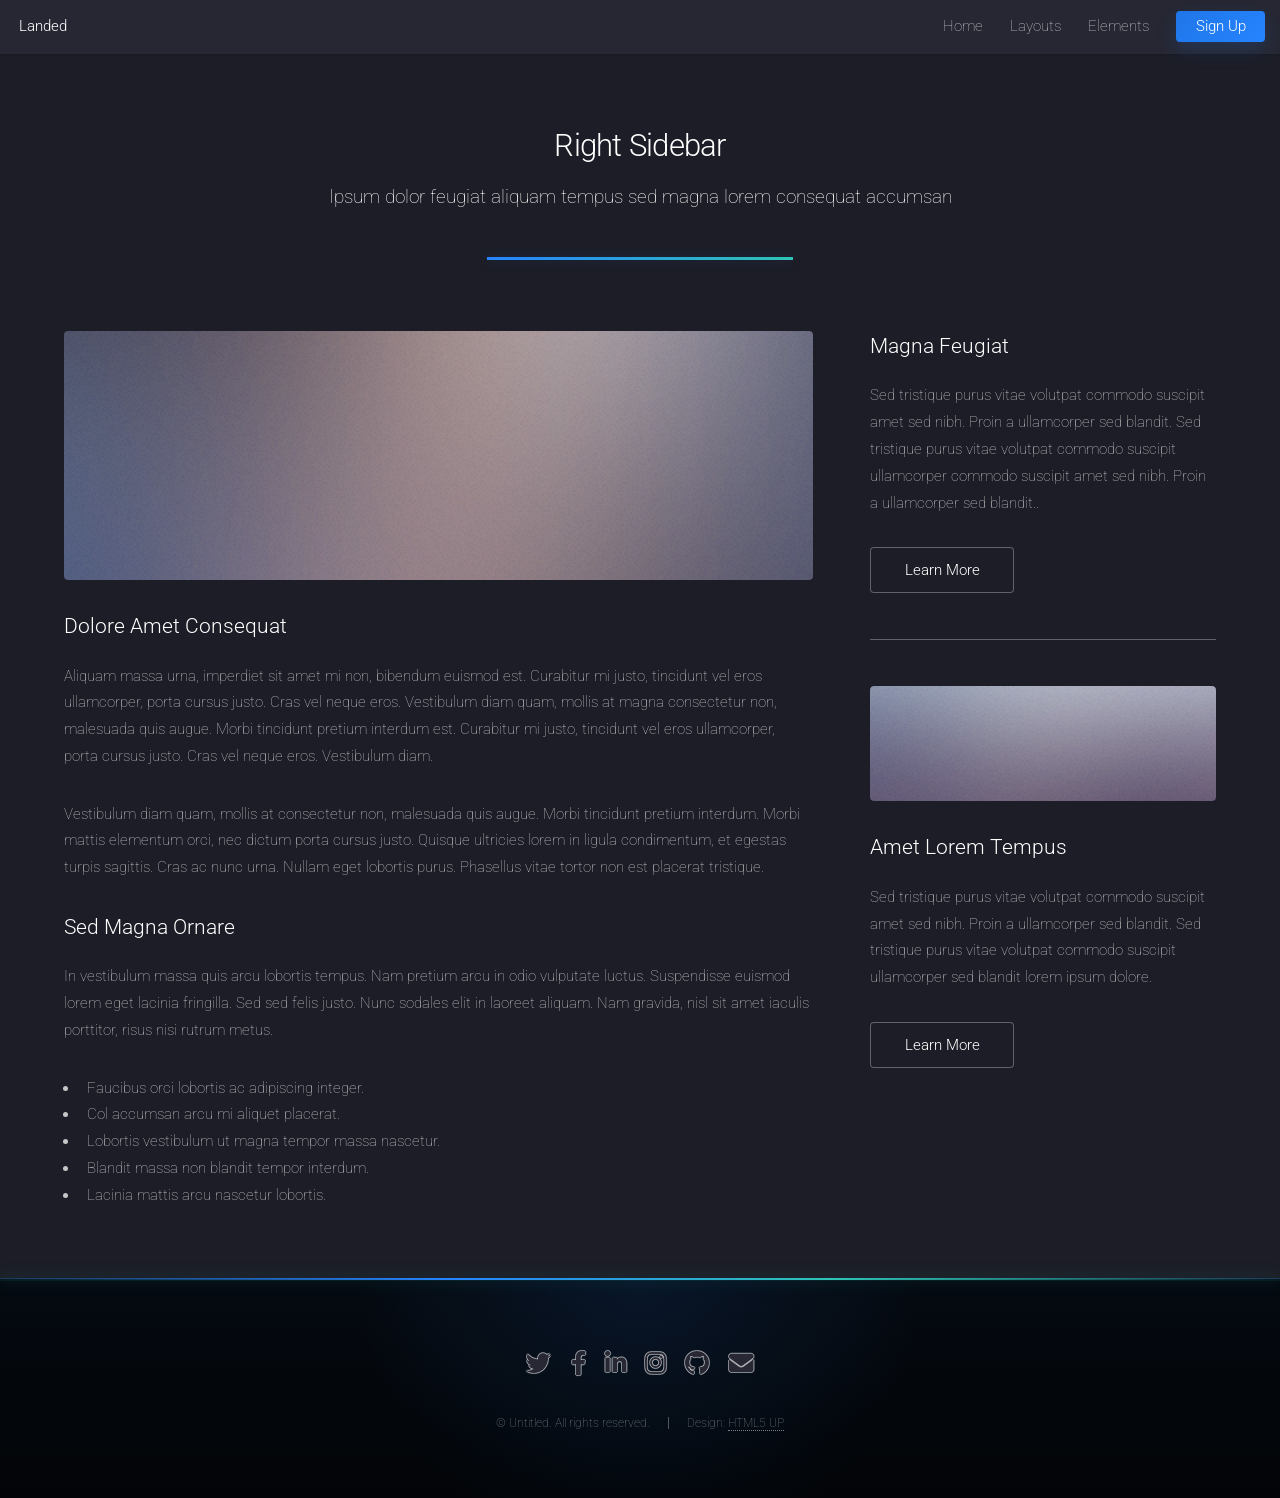
<file: right-sidebar.html>
<!DOCTYPE HTML>
<!--
	Landed by HTML5 UP
	html5up.net | @ajlkn
	Free for personal and commercial use under the CCA 3.0 license (html5up.net/license)
-->
<html>
	<head>
		<title>Right Sidebar - Landed by HTML5 UP</title>
		<meta charset="utf-8" />
		<meta name="viewport" content="width=device-width, initial-scale=1, user-scalable=no" />
		<link rel="stylesheet" href="assets/css/main.css" />
		<noscript><link rel="stylesheet" href="assets/css/noscript.css" /></noscript>
	</head>
	<body class="is-preload">
		<div id="page-wrapper">

			<!-- Header -->
				<header id="header">
					<h1 id="logo"><a href="index.html">Landed</a></h1>
					<nav id="nav">
						<ul>
							<li><a href="index.html">Home</a></li>
							<li>
								<a href="#">Layouts</a>
								<ul>
									<li><a href="left-sidebar.html">Left Sidebar</a></li>
									<li><a href="right-sidebar.html">Right Sidebar</a></li>
									<li><a href="no-sidebar.html">No Sidebar</a></li>
									<li>
										<a href="#">Submenu</a>
										<ul>
											<li><a href="#">Option 1</a></li>
											<li><a href="#">Option 2</a></li>
											<li><a href="#">Option 3</a></li>
											<li><a href="#">Option 4</a></li>
										</ul>
									</li>
								</ul>
							</li>
							<li><a href="elements.html">Elements</a></li>
							<li><a href="#" class="button primary">Sign Up</a></li>
						</ul>
					</nav>
				</header>

			<!-- Main -->
				<div id="main" class="wrapper style1">
					<div class="container">
						<header class="major">
							<h2>Right Sidebar</h2>
							<p>Ipsum dolor feugiat aliquam tempus sed magna lorem consequat accumsan</p>
						</header>
						<div class="row gtr-150">
							<div class="col-8 col-12-medium">

								<!-- Content -->
									<section id="content">
										<a href="#" class="image fit"><img src="images/pic06.jpg" alt="" /></a>
										<h3>Dolore Amet Consequat</h3>
										<p>Aliquam massa urna, imperdiet sit amet mi non, bibendum euismod est. Curabitur mi justo, tincidunt vel eros ullamcorper, porta cursus justo. Cras vel neque eros. Vestibulum diam quam, mollis at magna consectetur non, malesuada quis augue. Morbi tincidunt pretium interdum est. Curabitur mi justo, tincidunt vel eros ullamcorper, porta cursus justo. Cras vel neque eros. Vestibulum diam.</p>
										<p>Vestibulum diam quam, mollis at consectetur non, malesuada quis augue. Morbi tincidunt pretium interdum. Morbi mattis elementum orci, nec dictum porta cursus justo. Quisque ultricies lorem in ligula condimentum, et egestas turpis sagittis. Cras ac nunc urna. Nullam eget lobortis purus. Phasellus vitae tortor non est placerat tristique.</p>
										<h3>Sed Magna Ornare</h3>
										<p>In vestibulum massa quis arcu lobortis tempus. Nam pretium arcu in odio vulputate luctus. Suspendisse euismod lorem eget lacinia fringilla. Sed sed felis justo. Nunc sodales elit in laoreet aliquam. Nam gravida, nisl sit amet iaculis porttitor, risus nisi rutrum metus.</p>
										<ul>
											<li>Faucibus orci lobortis ac adipiscing integer.</li>
											<li>Col accumsan arcu mi aliquet placerat.</li>
											<li>Lobortis vestibulum ut magna tempor massa nascetur.</li>
											<li>Blandit massa non blandit tempor interdum.</li>
											<li>Lacinia mattis arcu nascetur lobortis.</li>
										</ul>
									</section>

							</div>
							<div class="col-4 col-12-medium">

								<!-- Sidebar -->
									<section id="sidebar">
										<section>
											<h3>Magna Feugiat</h3>
											<p>Sed tristique purus vitae volutpat commodo suscipit amet sed nibh. Proin a ullamcorper sed blandit. Sed tristique purus vitae volutpat commodo suscipit ullamcorper commodo suscipit amet sed nibh. Proin a ullamcorper sed blandit..</p>
											<footer>
												<ul class="actions">
													<li><a href="#" class="button">Learn More</a></li>
												</ul>
											</footer>
										</section>
										<hr />
										<section>
											<a href="#" class="image fit"><img src="images/pic07.jpg" alt="" /></a>
											<h3>Amet Lorem Tempus</h3>
											<p>Sed tristique purus vitae volutpat commodo suscipit amet sed nibh. Proin a ullamcorper sed blandit. Sed tristique purus vitae volutpat commodo suscipit ullamcorper sed blandit lorem ipsum dolore.</p>
											<footer>
												<ul class="actions">
													<li><a href="#" class="button">Learn More</a></li>
												</ul>
											</footer>
										</section>
									</section>

							</div>
						</div>
					</div>
				</div>

			<!-- Footer -->
				<footer id="footer">
					<ul class="icons">
						<li><a href="#" class="icon brands alt fa-twitter"><span class="label">Twitter</span></a></li>
						<li><a href="#" class="icon brands alt fa-facebook-f"><span class="label">Facebook</span></a></li>
						<li><a href="#" class="icon brands alt fa-linkedin-in"><span class="label">LinkedIn</span></a></li>
						<li><a href="#" class="icon brands alt fa-instagram"><span class="label">Instagram</span></a></li>
						<li><a href="#" class="icon brands alt fa-github"><span class="label">GitHub</span></a></li>
						<li><a href="#" class="icon solid alt fa-envelope"><span class="label">Email</span></a></li>
					</ul>
					<ul class="copyright">
						<li>&copy; Untitled. All rights reserved.</li><li>Design: <a href="http://html5up.net">HTML5 UP</a></li>
					</ul>
				</footer>

		</div>

		<!-- Scripts -->
			<script src="assets/js/jquery.min.js"></script>
			<script src="assets/js/jquery.scrolly.min.js"></script>
			<script src="assets/js/jquery.dropotron.min.js"></script>
			<script src="assets/js/jquery.scrollex.min.js"></script>
			<script src="assets/js/browser.min.js"></script>
			<script src="assets/js/breakpoints.min.js"></script>
			<script src="assets/js/util.js"></script>
			<script src="assets/js/main.js"></script>

	</body>
</html>
</file>
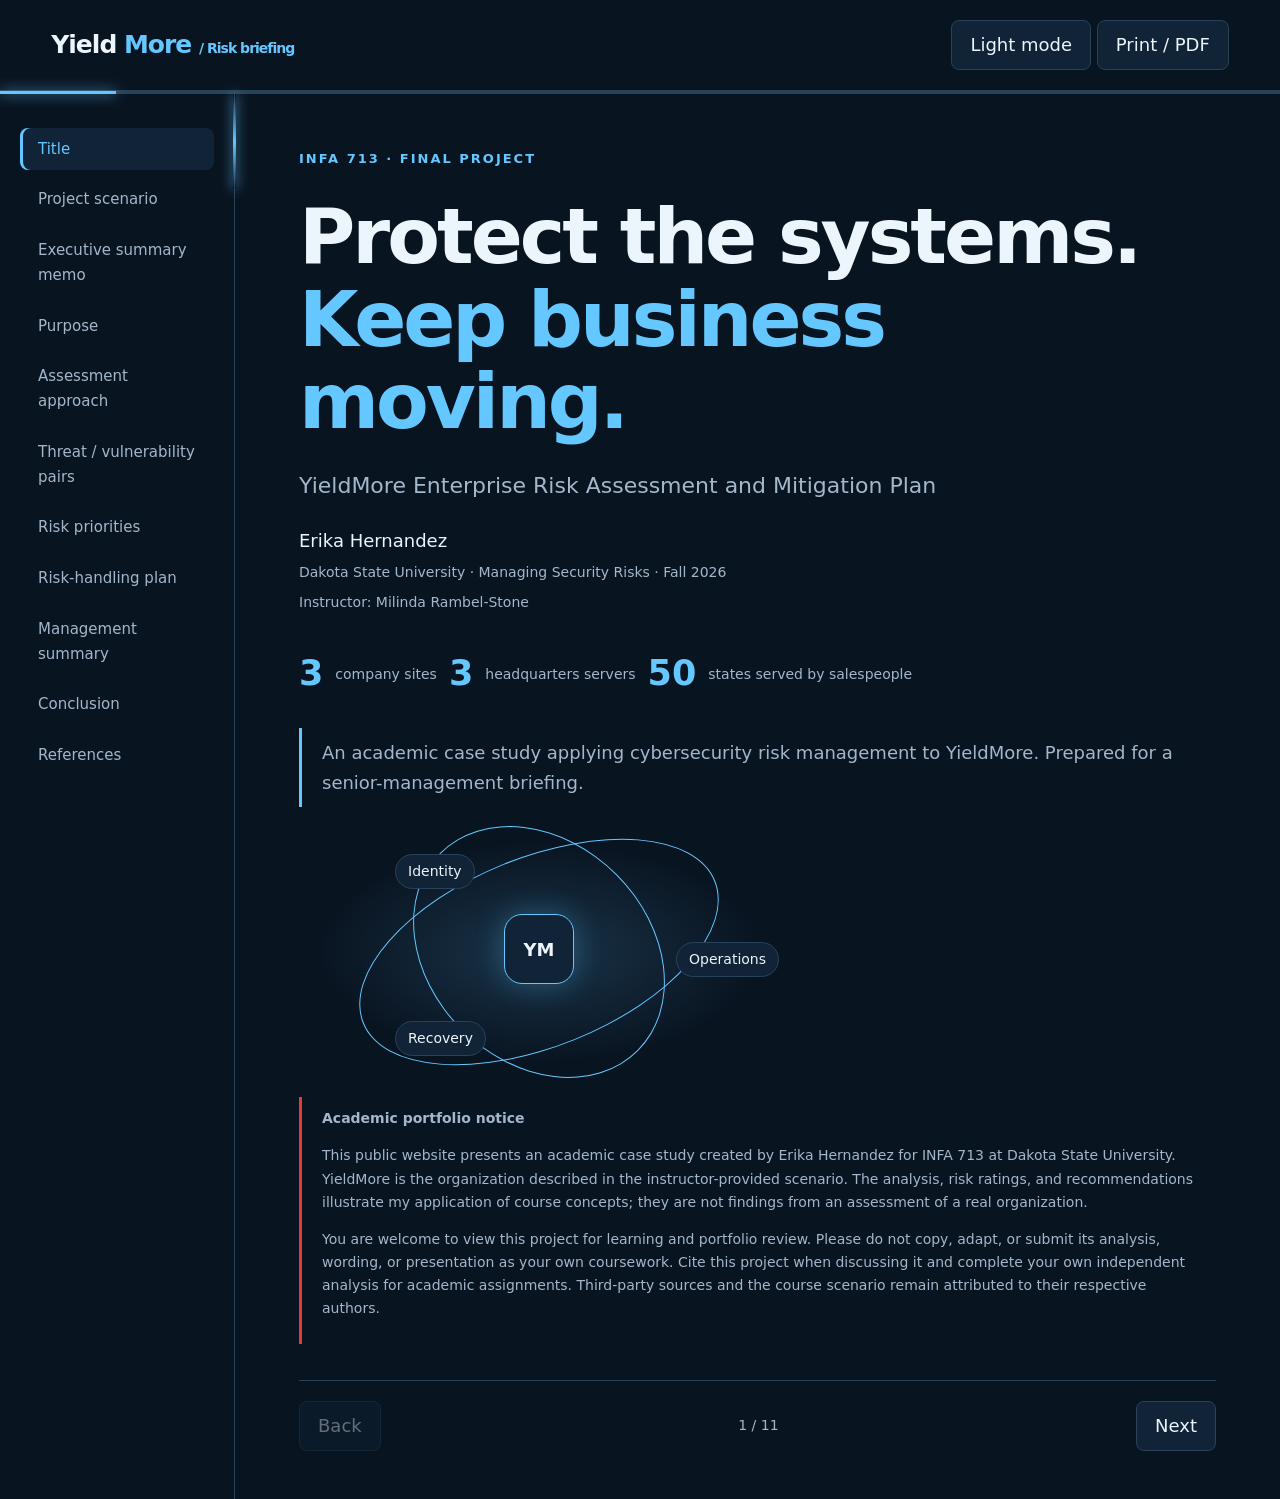
<file: yieldmore.html>
<!DOCTYPE html>
<html lang="en">
 <head>
  <meta charset="utf-8"/>
  <meta content="width=device-width,initial-scale=1" name="viewport"/>
  <title>
   YieldMore | Erika Hernandez
  </title>
  <style>
   :root {
    --bg: #091421;
    --panel: #102337;
    --text: #ecf4fc;
    --muted: #a3b7ca;
    --line: #294258;
    --blue: #65c7ff
}

* {
    box-sizing: border-box
}

body {
    margin: 0;
    background: var(--bg);
    color: var(--text);
    font: 18px/1.65 system-ui, sans-serif
}

body.light {
    --bg: #f1f6fb;
    --panel: #fff;
    --text: #102b42;
    --muted: #48647b;
    --line: #bfd2e2;
    --blue: #076baf
}

button,
a {
    font: inherit
}

button {
    cursor: pointer;
    border: 1px solid var(--line);
    background: var(--panel);
    color: var(--text);
    padding: 9px 18px;
    border-radius: 8px
}

button:hover,
button:focus-visible {
    border-color: var(--blue)
}

button:disabled {
    opacity: .4;
    cursor: default
}

a {
    color: var(--blue)
}

header {
    display: flex;
    align-items: center;
    justify-content: space-between;
    padding: 20px 4vw;
    border-bottom: 1px solid var(--line);
    gap: 15px
}

.brand {
    font-weight: 800;
    letter-spacing: -1px;
    font-size: 25px
}

.brand span {
    color: var(--blue)
}

.small {
    font-size: 14px;
    color: var(--muted)
}

.layout {
    display: grid;
    grid-template-columns: 235px 1fr;
    min-height: calc(100vh - 90px)
}

nav {
    padding: 30px 20px;
    border-right: 1px solid var(--line)
}

nav button {
    width: 100%;
    text-align: left;
    border: 0;
    background: none;
    margin: 4px 0;
    font-size: 15px;
    color: var(--muted)
}

nav button.active {
    background: var(--panel);
    color: var(--blue);
    box-shadow: inset 3px 0 var(--blue)
}

main {
    padding: 48px clamp(24px, 5vw, 90px);
    max-width: 1450px;
    width: 100%;
    margin: auto
}

section[hidden] {
    display: none
}

h1 {
    font-size: clamp(42px, 6vw, 78px);
    line-height: 1.07;
    letter-spacing: -3px;
    margin: 25px 0
}

h2 {
    font-size: clamp(30px, 4vw, 48px);
    line-height: 1.18;
    letter-spacing: -1.5px;
    margin: 10px 0 24px
}

h3 {
    font-size: 20px;
    margin-top: 0
}

.eyebrow {
    color: var(--blue);
    text-transform: uppercase;
    letter-spacing: 2px;
    font-size: 13px;
    font-weight: 750
}

.lead {
    font-size: 22px;
    max-width: 780px;
    color: var(--muted)
}

.grid {
    display: grid;
    grid-template-columns: repeat(auto-fit, minmax(220px, 1fr));
    gap: 16px;
    margin: 25px 0
}

.card {
    background: var(--panel);
    border: 1px solid var(--line);
    padding: 24px;
    border-radius: 12px
}

.card p {
    margin-bottom: 0
}

.tag {
    display: inline-block;
    font-size: 13px;
    padding: 4px 12px;
    border: 1px solid var(--line);
    border-radius: 30px;
    color: var(--muted)
}

.rule {
    border-left: 3px solid var(--blue);
    padding: 10px 20px;
    margin: 25px 0;
    color: var(--muted)
}

.table {
    overflow: auto
}

table {
    border-collapse: collapse;
    width: 100%;
    font-size: 16px
}

th,
td {
    text-align: left;
    padding: 15px;
    border-bottom: 1px solid var(--line);
    vertical-align: top
}

th {
    color: var(--blue);
    font-size: 13px;
    text-transform: uppercase;
    letter-spacing: 1px
}

.controls {
    display: flex;
    align-items: center;
    justify-content: space-between;
    margin-top: 36px;
    padding-top: 20px;
    border-top: 1px solid var(--line)
}

details {
    margin-top: 20px;
    border: 1px solid var(--line);
    border-radius: 8px;
    padding: 14px 20px
}

summary {
    cursor: pointer;
    font-size: 15px;
    color: var(--blue)
}

.notes {
    color: var(--muted);
    font-size: 16px
}

.network {
    display: grid;
    grid-template-columns: 1fr 1.3fr 1fr;
    gap: 20px;
    align-items: center
}

.hq {
    border: 2px solid var(--blue)
}

.connection {
    text-align: center;
    color: var(--blue);
    font-size: 14px
}

.sources li {
    margin-bottom: 14px
}

.bar {
    height: 3px;
    background: var(--line)
}

.bar div {
    height: 100%;
    background: var(--blue);
    transition: width .25s
}

.hero-art {
    margin-top: 30px;
    display: flex;
    gap: 12px;
    align-items: center;
    color: var(--muted);
    font-size: 14px
}

.hero-art b {
    color: var(--blue);
    font-size: 35px
}

@media(max-width:800px) {
    .layout {
        display: block
    }

    nav {
        display: flex;
        overflow: auto;
        border-right: 0;
        border-bottom: 1px solid var(--line);
        padding: 10px
    }

    nav button {
        white-space: nowrap;
        width: auto
    }

    .network {
        grid-template-columns: 1fr
    }

    main {
        padding: 30px 22px
    }

    h1 {
        letter-spacing: -2px
    }

    header .small {
        display: none
    }
}

@media print {

    nav,
    header,
    .controls,
    .bar,
    details {
        display: none
    }

    .layout {
        display: block
    }

    section[hidden] {
        display: block
    }

    section {
        break-after: page
    }

    body {
        --bg: white;
        --text: black;
        --muted: #333;
        --panel: white;
        --line: #aaa;
        --blue: #15618a
    }

    main {
        padding: 15px
    }

    h1 {
        font-size: 48px
    }
}

body.light {
    --bg: #ffe0f0;
    --panel: #fff5fb;
    --text: #4c1238;
    --muted: #7d285c;
    --line: #ee9cc8;
    --blue: #c90070
}

.layout {
    position: relative
}

nav {
    position: relative
}

nav::after {
    content: "";
    position: absolute;
    right: -2px;
    top: 0;
    width: 3px;
    height: 95px;
    background: linear-gradient(transparent, var(--blue), transparent);
    box-shadow: 0 0 12px var(--blue);
    animation: beam 6s linear infinite
}

.bar div {
    box-shadow: 0 0 13px var(--blue);
    animation: glow 2.8s ease-in-out infinite
}

@keyframes beam {
    from {
        top: 0
    }

    to {
        top: calc(100% - 95px)
    }
}

@keyframes glow {
    50% {
        filter: brightness(1.6)
    }
}

.orbital {
    height: 240px;
    max-width: 480px;
    position: relative;
    margin: 25px 0;
    background: radial-gradient(ellipse at center, color-mix(in srgb, var(--blue) 18%, transparent), transparent 65%)
}

.orbit {
    position: absolute;
    inset: 25px 50px;
    border: 1px solid var(--blue);
    border-radius: 50%;
    transform: rotate(-22deg)
}

.o2 {
    inset: 10px 100px;
    transform: rotate(45deg)
}

.core {
    position: absolute;
    top: 82px;
    left: calc(50% - 35px);
    border: 1px solid var(--blue);
    border-radius: 18px;
    width: 70px;
    height: 70px;
    display: grid;
    place-items: center;
    font-weight: 900;
    background: var(--panel);
    box-shadow: 0 0 30px color-mix(in srgb, var(--blue) 30%, transparent)
}

.node {
    position: absolute;
    padding: 5px 12px;
    background: var(--panel);
    border: 1px solid var(--line);
    border-radius: 20px;
    font-size: 14px
}

.n1 {
    top: 22px;
    left: 20%
}

.n2 {
    right: 0;
    top: 110px
}

.n3 {
    bottom: 16px;
    left: 20%
}

.scenario-text {
    max-width: 850px;
    font-size: 17px
}

select {
    display: block;
    width: 100%;
    margin: 5px 0 18px;
    padding: 12px;
    font: inherit;
    color: var(--text);
    background: var(--bg);
    border: 1px solid var(--line);
    border-radius: 8px
}

label {
    font-size: 15px
}

output {
    display: block;
    font-size: 25px;
    font-weight: 800;
    color: var(--blue);
    margin: 18px 0
}

.matrix {
    display: grid;
    grid-template-columns: repeat(3, 1fr);
    gap: 8px
}

.cell {
    padding: 17px 6px;
    border: 2px solid transparent;
    text-align: center;
    border-radius: 8px;
    font-weight: 700;
    color: #172333
}

.cell.high {
    background: #ffb4b1
}

.cell.medium {
    background: #ffe3a4
}

.cell.low {
    background: #b5e4d0
}

.cell.selected {
    border: 3px solid var(--text);
    outline: 2px solid var(--blue);
    outline-offset: 2px
}

.video-placeholder {
    border: 2px dashed var(--line)
}

@media(prefers-reduced-motion:reduce) {

    nav::after,
    .bar div {
        animation: none
    }

    * {
        transition: none !important
    }
}

@media(max-width:800px) {
    nav::after {
        display: none
    }
}

@media print {
    .orbital {
        display: none
    }
}

.dependency-tree {
    margin: 30px 0 22px
}

.tree-hq {
    max-width: 610px;
    margin: 0 auto;
    text-align: center;
    border: 2px solid var(--blue);
    box-shadow: 0 0 25px color-mix(in srgb, var(--blue) 12%, transparent)
}

.tree-hq .eyebrow {
    margin: 0 0 8px
}

.tree-hq h3 {
    font-size: 25px
}

.tree-stem {
    height: 38px;
    width: 2px;
    margin: auto;
    background: var(--blue)
}

.tree-branches {
    display: grid;
    grid-template-columns: repeat(3, minmax(0, 1fr));
    gap: 22px;
    position: relative;
    padding-top: 28px
}

.tree-branches::before {
    content: "";
    position: absolute;
    top: 0;
    left: calc((100% - 44px)/6);
    right: calc((100% - 44px)/6);
    height: 2px;
    background: var(--blue)
}

.tree-leaf {
    position: relative;
    text-align: center;
    margin: 0
}

.tree-leaf::before {
    content: "";
    position: absolute;
    width: 2px;
    height: 28px;
    top: -29px;
    left: calc(50% - 1px);
    background: var(--blue)
}

.tree-leaf p {
    margin-top: 8px
}

.tree-leaf .connection {
    margin-top: 16px
}

@media(max-width:700px) {
    .tree-branches {
        grid-template-columns: 1fr;
        padding-top: 0;
        padding-left: 24px;
        gap: 18px
    }

    .tree-branches::before {
        left: 0;
        top: 0;
        bottom: calc(50% / 3);
        height: auto;
        width: 2px;
        right: auto
    }

    .tree-leaf::before {
        left: -25px;
        top: 50%;
        width: 24px;
        height: 2px
    }

    .tree-stem {
        margin-left: 0;
        height: 25px
    }

    .tree-hq {
        max-width: none
    }

    .tree-leaf {
        text-align: left
    }
}
  
/* Animated light follows the headquarters dependency connections. */
.dependency-tree { position: relative; }
.dependency-flow { position: absolute; inset: 0; width: 100%; height: 100%; overflow: visible; pointer-events: none; }
.dependency-flow path { fill: none; stroke: var(--blue); stroke-width: 4; stroke-linecap: round; stroke-dasharray: 12 100; stroke-dashoffset: 12; filter: drop-shadow(0 0 5px var(--blue)); animation: headquarters-flow 3.5s linear infinite; }
@keyframes headquarters-flow { from { stroke-dashoffset: 12; } to { stroke-dashoffset: -100; } }
@media (prefers-reduced-motion: reduce) { .dependency-flow { display: none; } }
@media print { .dependency-flow { display: none; } }
  </style>
  <!-- Browser tab icon: upload the PNG to your images folder -->
  <link href="images/yieldmore-icon.png" rel="icon" type="image/png"/>
 </head>
 <body>
  <header>
   <div class="brand">
    Yield
    <span>
     More
    </span>
    <span class="small">
     / Risk briefing
    </span>
   </div>
   <div>
    <button id="theme">
     Light mode
    </button>
    <button onclick="window.print()">
     Print / PDF
    </button>
   </div>
  </header>
  <div class="bar">
   <div id="progress">
   </div>
  </div>
  <div class="layout">
   <nav aria-label="Presentation sections" id="nav">
   </nav>
   <main>
    <!-- SLIDE 1: Protect the systems. Keep business moving. -->
    <section>
     <span class="eyebrow">
      INFA 713 · Final project
     </span>
     <h1>
      Protect the systems.
      <br/>
      <span style="color:var(--blue)">
       Keep business moving.
      </span>
     </h1>
     <p class="lead">
      YieldMore Enterprise Risk Assessment and Mitigation Plan
     </p>
     <p>
      Erika Hernandez
      <br/>
      <span class="small">
       Dakota State University · Managing Security Risks · Fall 2026
       <br/>
       Instructor: Milinda Rambel-Stone
      </span>
     </p>
     <div class="hero-art">
      <b>
       3
      </b>
      company sites
      <b>
       3
      </b>
      headquarters servers
      <b>
       50
      </b>
      states served by salespeople
     </div>
     <p class="rule">
      An academic case study applying cybersecurity risk management to YieldMore. Prepared for a senior-management briefing.
     </p>
     <div aria-hidden="true" class="orbital">
      <div class="orbit o1">
      </div>
      <div class="orbit o2">
      </div>
      <div class="core">
       YM
      </div>
      <span class="node n1">
       Identity
      </span>
      <span class="node n2">
       Operations
      </span>
      <span class="node n3">
       Recovery
      </span>
     </div>
    
     <!-- Academic portfolio and attribution notice -->
     <aside class="rule small" aria-label="Academic use notice" style="border-left-color: #e53935;">
      <strong>Academic portfolio notice</strong>
      <p>This public website presents an academic case study created by Erika Hernandez for INFA 713 at Dakota State University. YieldMore is the organization described in the instructor-provided scenario. The analysis, risk ratings, and recommendations illustrate my application of course concepts; they are not findings from an assessment of a real organization.</p>
      <p>You are welcome to view this project for learning and portfolio review. Please do not copy, adapt, or submit its analysis, wording, or presentation as your own coursework. Cite this project when discussing it and complete your own independent analysis for academic assignments. Third-party sources and the course scenario remain attributed to their respective authors.</p>
     </aside>
</section>
    <!-- SLIDE 2: Project scenario -->
    <section hidden="">
     <span class="eyebrow">
      Instructor-provided case
     </span>
     <h2>
      Project scenario
     </h2>
     <div class="scenario-text">
      <p>
       After IT professionals identify threat/vulnerability pairs and estimate the likelihood of their occurrence, IT management must decide which risk management techniques are appropriate to manage these risks. IT managers then present this information to senior management. The role of senior management is to allocate resources, specifically money and employees, to prepare for and respond to identified threats and vulnerabilities appropriately.
      </p>
      <p>
       For this assignment, you assume the role of an IT security manager in a small business. You are tasked with identifying threats and vulnerabilities and determining appropriate risk management techniques.
      </p>
      <p>
       YieldMore is a small agricultural company that produces and sells fertilizer products. The company headquarters is in a small town in Indiana. Outside its headquarters, there are two large production facilities—one in Nebraska and another in Oklahoma. Furthermore, YieldMore employs salespersons in every state in the United States to serve its customers locally.
      </p>
      <p>
       The company has three servers located at its headquarters—a Microsoft Active Directory server, an application server, and a database server. The application server hosts YieldMore’s primary software application, which is a proprietary program managing inventory, sales, supply chain, and customer information. The database server manages all data stored locally with direct-attached storage.
      </p>
      <p>
       All three sites use Ethernet-cabled local area networks (LANs) to connect the users’ Windows 10 workstations via industry-standard managed switches.
      </p>
      <p>
       The remote production facilities connect headquarters via routers with T-1 LAN connections provided by an external Internet service provider (ISP), and they share an Internet connection through a firewall at headquarters.
      </p>
      <p>
       Individual salespersons throughout the country connect to YieldMore’s network via virtual private network (VPN) software through their individual Internet connections, typically in a home office.
      </p>
     </div>
     <p class="small">
      Reproduced from the instructor-provided INFA 713 Final Research Project (2026). Scenario wording retained.
     </p>
    </section>
    <!-- Executive summary memo: inserted after the project scenario -->
    <section hidden>
     <span class="eyebrow">Senior-management briefing</span>
     <h2>Executive summary memo</h2>
     <div class="card">
      <p><strong>MEMORANDUM</strong></p>
      <p><strong>To:</strong> Chief Executive Officer / Board of Directors<br>
       <strong>From:</strong> Erika Hernandez, IT Security Manager (academic scenario)<br>
       <strong>Date:</strong> <time id="memo-date" datetime="2026-11-23">November 23, 2026</time><br>
       <strong>Subject:</strong> YieldMore IT Risk Assessment and Priority Actions</p>

      <h3 style="margin-top:24px">Executive Summary</h3>
      <p>No incident is reported in the scenario. This assessment identifies five potential risks to YieldMore’s centralized IT services. Under the stated assumptions, VPN account compromise and workstation exploitation are the highest priorities. Disruption could affect inventory, sales, supply-chain coordination, and customer-information access across the business. Existing safeguards must be verified before ratings are finalized.</p>

      <h3 style="margin-top:24px">Risk Assessment</h3>
      <p><strong>Data and systems:</strong> Customer and operational information; headquarters’ Active Directory, application, and database servers; site workstations; VPN access; and shared headquarters connectivity. Other risks include storage failure, connectivity outages, and headquarters disruption. <strong>Regulatory concerns:</strong> Data types and applicable obligations require verification; the scenario establishes no specific violation.</p>

      <h3 style="margin-top:24px">Actions Taken</h3>
      <p>Completed a scenario-based assessment and proposed risk priorities and treatments. No live investigation, containment, recovery, or safeguard implementation has been performed. Existing authentication, patching, backups, failover, and power protections remain unverified.</p>

      <h3 style="margin-top:24px">Recommendations</h3>
      <p><strong>Immediate:</strong> Verify MFA, VPN permissions, Windows support and updates, and usable independent backups. <strong>Resources:</strong> Assign an IT owner to estimate costs, staff time, and completion dates for confirmed gaps. <strong>Strategic:</strong> Test restores and improve connectivity and alternate recovery where needed.</p>

      <h3 style="margin-top:24px">Decision Required</h3>
      <p>Approve staff time to validate controls and develop a costed remediation plan. Approve funding and any policy changes after gaps are confirmed. Assign management responsibility for reviewing and accepting documented residual risks. No fixed budget is requested because implementation costs are not supplied.</p>
      <p class="small">Adapted from the course Executive Memo Template v1. This memo summarizes an academic risk assessment, rather than a confirmed incident.</p>
     </div>
    </section>

    <!-- SLIDE 3: One headquarters. A nationwide business. -->
    <section hidden="">
     <span class="eyebrow">
      Purpose &amp; business dependencies
     </span>
     <h2>
      One headquarters.
      <br/>
      A nationwide business.
     </h2>
     <p>
      YieldMore produces and sells fertilizer products. Its primary application manages inventory, sales, supply chain, and customer information.
     </p>
     <div aria-label="Indiana headquarters above production facilities in Nebraska and Oklahoma and remote salespeople" class="dependency-tree">
      <div class="card tree-hq">
       <p class="eyebrow">
        Central services
       </p>
       <h3>
        Indiana headquarters
       </h3>
       <p>
        Active Directory server · Application server
        <br/>
        Database server with direct-attached storage
       </p>
       <p class="connection">
        Shared internet through the headquarters firewall
       </p>
      </div>
      <div aria-hidden="true" class="tree-stem">
      </div>
      <div class="tree-branches">
       <div class="card tree-leaf">
        <h3>
         Nebraska
        </h3>
        <p>
         Production facility
        </p>
        <p class="connection">
         T-1 connection to headquarters
        </p>
       </div>
       <div class="card tree-leaf">
        <h3>
         Oklahoma
        </h3>
        <p>
         Production facility
        </p>
        <p class="connection">
         T-1 connection to headquarters
        </p>
       </div>
       <div class="card tree-leaf">
        <h3>
         Remote salespeople
        </h3>
        <p>
         Located throughout the U.S.
        </p>
        <p class="connection">
         Individual internet connections + VPN to YieldMore
        </p>
       </div>
      </div>
     </div>
     <p class="small">
      All three company sites use Ethernet LANs, managed switches, and Windows 10 workstations. Remote salesperson operating systems are not specified.
     </p>
     <details>
      <summary>
       Understand this slide
      </summary>
      <p class="notes">
       The production sites and salespeople depend on resources at headquarters. We will examine those dependencies without assuming that safeguards not mentioned in the scenario are absent.
      </p>
     </details>
     <details>
      <summary>
       Scenario facts &amp; assessment boundaries
      </summary>
      <p class="notes">
       Source: INFA 713 Final Research Project, instructor-provided scenario (2026). This diagram summarizes connections; it is not a verified network design. No assessment of industrial control equipment is implied.
      </p>
     </details>
    </section>
    <!-- SLIDE 4: Likelihood. Impact. Priority. -->
    <section hidden="">
     <span class="eyebrow">
      Assessment approach
     </span>
     <h2>
      Likelihood. Impact. Priority.
     </h2>
     <p>
      This scenario-based assessment uses a 12-month planning horizon. Ratings are conditional estimates under stated assumptions, not measured incident probabilities.
     </p>
     <div class="grid">
      <div class="card">
       <h3>
        Likelihood
       </h3>
       <p>
        <b>
         Low (0.10):
        </b>
        requires unusual conditions or multiple failures.
        <br/>
        <b>
         Medium (0.50):
        </b>
        plausible during the next year.
        <br/>
        <b>
         High (1.00):
        </b>
        expected or repeatedly exposed under the stated weak-control assumption.
       </p>
      </div>
      <div class="card">
       <h3>
        Business impact
       </h3>
       <p>
        <b>
         Low (10):
        </b>
        limited disruption with routine recovery.
        <br/>
        <b>
         Medium (50):
        </b>
        significant interruption to a team or site.
        <br/>
        <b>
         High (100):
        </b>
        central-service disruption, major data loss, or broad unauthorized access.
       </p>
      </div>
      <div class="card">
       <h3>
        Priority
       </h3>
       <p>
        Likelihood weight × impact score produces a score of 1–100.
        <br/>
        <b>
         1–10: Low; above 10–50: Medium; above 50–100: High.
        </b>
        <br/>
        Ties are resolved by scope of impact and recovery dependencies.
       </p>
      </div>
     </div>
     <p class="rule">
      YieldMore example: storage failure is rated Medium likelihood and High impact if no usable independent backup exists. 0.50 × 100 = 50 (Medium). Verifying a tested backup could change the assessment.
     </p>
     <p class="small">
      Concepts informed by NIST SP 800-30 Rev. 1 (Joint Task Force Transformation Initiative, 2012). The 3×3 cell values follow the supplied “Balancing Risk and Cost (2 of 2)” course slide. The Low/Medium/High bands are explicitly defined for this project; that slide does not state band cutoffs. The displayed weights are scoring conventions, not measured probabilities for YieldMore.
     </p>
     <details>
      <summary>
       Understand this assessment
      </summary>
      <p class="notes">
       Likelihood asks how plausible the event is. Impact asks how serious its consequences would be. Priority combines them to guide decisions. A low-likelihood event can still deserve attention if the consequences are severe. The same definitions and time horizon apply to every risk.
      </p>
     </details>
    </section>
    <!-- SLIDE 5: From most urgent to least urgent. -->
    <section hidden="">
     <span class="eyebrow">
      Threat / vulnerability pairs · Ranked
     </span>
     <h2>
      From most urgent to least urgent.
     </h2>
     <p>
      Proposed order under the assumptions below. Course-aligned scores: R4 and R5 = 100 (High); R3 and R1 = 50 (Medium); R2 = 10 (Low). Verify safeguards before treating these ratings as final. R4 precedes R5 because of its potential direct access to central services; R3 precedes R1 because data loss can outlast a connectivity outage.
     </p>
     <div class="table">
      <table>
       <thead>
        <tr>
         <th>
          Order / ID
         </th>
         <th>
          Threat event
         </th>
         <th>
          Conditional vulnerability
         </th>
         <th>
          Likelihood / impact / score
         </th>
        </tr>
       </thead>
       <tbody>
        <tr>
         <td>
          1 · R4
         </td>
         <td>
          Compromised VPN account
         </td>
         <td>
          Inadequate authentication or excessive remote permissions, if present.
         </td>
         <td>
          High / High
          <br/>
          100
         </td>
        </tr>
        <tr>
         <td>
          2 · R5
         </td>
         <td>
          Workstation exploitation
         </td>
         <td>
          Missing security updates or unsupported editions, if present.
         </td>
         <td>
          High / High
          <br/>
          100
         </td>
        </tr>
        <tr>
         <td>
          3 · R3
         </td>
         <td>
          Storage failure / data corruption
         </td>
         <td>
          Local storage with no usable independent recovery copy, if confirmed.
         </td>
         <td>
          Medium / High
          <br/>
          50
         </td>
        </tr>
        <tr>
         <td>
          4 · R1
         </td>
         <td>
          HQ firewall / internet outage
         </td>
         <td>
          Shared HQ internet path without functioning failover, if confirmed.
         </td>
         <td>
          Medium / High
          <br/>
          50
         </td>
        </tr>
        <tr>
         <td>
          5 · R2
         </td>
         <td>
          HQ power / site disruption
         </td>
         <td>
          Co-located servers without effective alternate recovery, if confirmed.
         </td>
         <td>
          Low / High
          <br/>
          10
         </td>
        </tr>
       </tbody>
      </table>
     </div>
     <details>
      <summary>
       R4 · Why this rating?
      </summary>
      <p>
       Assume MFA is absent and VPN permissions are broad; verify both. Repeated remote-account exposure supports High likelihood under this assumption.
      </p>
      <p>
       <b>
        Business impact:
       </b>
       Unauthorized access could reach central business information.
      </p>
     </details>
     <details>
      <summary>
       R5 · Why this rating?
      </summary>
      <p>
       Assume endpoints lack applicable extended support and security updates; verify editions, ESU, and patching. Persistent exposure supports High likelihood under this assumption.
      </p>
      <p>
       <b>
        Business impact:
       </b>
       Compromise could interrupt work and spread if access controls permit it.
      </p>
     </details>
     <details>
      <summary>
       R3 · Why this rating?
      </summary>
      <p>
       Assume no tested independent backup is available. Hardware failure or corruption is plausible; no incident history is supplied.
      </p>
      <p>
       <b>
        Business impact:
       </b>
       Database loss could interrupt inventory, sales, and customer-data access.
      </p>
     </details>
     <details>
      <summary>
       R1 · Why this rating?
      </summary>
      <p>
       Assume no independent ISP/firewall failover. Equipment and provider outages are plausible, but frequency is unknown.
      </p>
      <p>
       <b>
        Business impact:
       </b>
       All sites could lose internet-dependent business services.
      </p>
     </details>
     <details>
      <summary>
       R2 · Why this rating?
      </summary>
      <p>
       Assume alternate recovery is unavailable. A major site-disabling event requires less common conditions; power history and protections are unknown.
      </p>
      <p>
       <b>
        Business impact:
       </b>
       Loss of HQ could remove identity, application, and database services together.
      </p>
     </details>
     <p class="small">
      Method: Joint Task Force Transformation Initiative (2012). Endpoint support: Microsoft (n.d.); remote-access and recovery safeguards: Center for Internet Security (n.d.), Controls 6 and 11.
     </p>
    </section>
    <!-- SLIDE 6: Explore the risk scale. -->
    <section hidden="">
     <span class="eyebrow">
      Interactive risk priorities
     </span>
     <h2>
      Explore the risk scale.
     </h2>
     <p>
      Choose a risk, then adjust likelihood and impact to explore how the course-aligned matrix changes its risk band. Your exploration does not change the proposed assessment.
     </p>
     <div class="grid">
      <div class="card">
       <label for="riskpick">
        Scenario risk
       </label>
       <select id="riskpick">
        <option value="0">
         R4 · Compromised VPN account
        </option>
        <option value="1">
         R5 · Workstation exploitation
        </option>
        <option value="2">
         R3 · Storage failure / data corruption
        </option>
        <option value="3">
         R1 · HQ firewall / internet outage
        </option>
        <option value="4">
         R2 · HQ power / site disruption
        </option>
       </select>
       <label for="like">
        Likelihood
       </label>
       <select id="like">
        <option value="1">
         Low · 0.10
        </option>
        <option value="2">
         Medium · 0.50
        </option>
        <option value="3">
         High · 1.00
        </option>
       </select>
       <label for="impact">
        Business impact
       </label>
       <select id="impact">
        <option value="1">
         Low · 10
        </option>
        <option value="2">
         Medium · 50
        </option>
        <option value="3">
         High · 100
        </option>
       </select>
       <output aria-live="polite" id="score">
       </output>
       <button id="resetRisk">
        Reset selected risk
       </button>
      </div>
      <div class="card">
       <h3>
        Likelihood × impact
       </h3>
       <div class="matrix" id="matrix">
       </div>
       <p class="small">
        Rows: likelihood High to Low. Columns: impact Low to High. Project bands: Low 1–10 · Medium above 10–50 · High above 50–100. Cell values follow the supplied course slide.
       </p>
      </div>
     </div>
     <details>
      <summary>
       3×3 matrix vs. 3×3×3 McCumber Cube
      </summary>
      <p>
       <b>
        The risk matrix
       </b>
       has two dimensions: three likelihood levels and three impact levels. Its nine cells help compare risk scores. It is the calculator shown above.
      </p>
      <p>
       <b>
        The McCumber Cube
       </b>
       has three dimensions: security goals (confidentiality, integrity, availability), information states (transmission, storage, processing), and safeguards (technology, policies/practices, human factors). Three choices on each dimension create 27 combinations. It helps check security coverage; it does not calculate this priority score.
      </p>
      <p>
       <b>
        YieldMore example:
       </b>
       protecting the availability of stored database information through technology leads us to examine backups. Policies define backup and testing responsibilities, and staff training helps people carry them out.
      </p>
      <p class="small">
       Source: Rambel-Stone (2025), McCumber Chapters 1–3 course slides, “How to Read the McCumber Cube?”
      </p>
     </details>
     <details>
      <summary>
       Understand the result
      </summary>
      <p class="notes">
       This is an educational comparison tool. A score is a decision aid, not a calculated probability or financial loss estimate. Controls can reduce likelihood, impact, or both. Scores tied in the same band still require judgment about scope, dependencies, cost, and timing.
      </p>
     </details>
    </section>
    <!-- SLIDE 7: Match the treatment to the risk. -->
    <section hidden="">
     <span class="eyebrow">
      Risk-handling plan
     </span>
     <h2>
      Match the treatment to the risk.
     </h2>
     <p>
      Recommended treatments are conditional on verifying the assumed gaps. The company does not have to use every treatment category.
     </p>
     <details open="">
      <summary>
       R4 · Remote-access account compromise — Mitigate
      </summary>
      <p>
       Require MFA, limit permissions, review remote access, and monitor sign-ins.
      </p>
      <p class="notes">
       <b>
        Why:
       </b>
       Directly addresses account misuse and limits its consequences; stolen sessions remain a residual concern.
      </p>
     </details>
     <details open="">
      <summary>
       R5 · Workstation exploitation — Mitigate
      </summary>
      <p>
       Inventory versions and support; patch and migrate unsupported endpoints, with a temporary supported bridge if needed.
      </p>
      <p class="notes">
       <b>
        Why:
       </b>
       Addresses preventable endpoint exposure; migration needs application compatibility testing.
      </p>
     </details>
     <details open="">
      <summary>
       R3 · Storage failure and data corruption — Mitigate
      </summary>
      <p>
       Create protected independent backups and test restoration against recovery needs.
      </p>
      <p class="notes">
       <b>
        Why:
       </b>
       Reduces recovery consequences; backups must be usable and protected against the same incident.
      </p>
     </details>
     <details open="">
      <summary>
       R1 · Headquarters connectivity outage — Mitigate and share contractual exposure
      </summary>
      <p>
       Evaluate diverse connectivity and firewall failover; use provider service commitments for part of the exposure.
      </p>
      <p class="notes">
       <b>
        Why:
       </b>
       Redundancy reduces outage impact; contracts can share financial exposure but cannot guarantee continuity.
      </p>
     </details>
     <details open="">
      <summary>
       R2 · Headquarters power or site disruption — Mitigate
      </summary>
      <p>
       Verify UPS/generator protection and develop alternate recovery with defined recovery objectives.
      </p>
      <p class="notes">
       <b>
        Why:
       </b>
       Addresses common-location dependency even though the event is rated less likely; remaining downtime needs management acceptance.
      </p>
     </details>
     <p class="small">
      Safeguard examples: Center for Internet Security (n.d.), Controls 1, 6, 7, 11, and 12. Treatment concepts: Gibson and Igonor (2022), course reading; verify relevant chapter citations before submission.
     </p>
    </section>
    <!-- SLIDE 8: Turn assessment into decisions. -->
    <section hidden="">
     <span class="eyebrow">
      Management summary &amp; conclusion
     </span>
     <h2>
      Turn assessment into decisions.
     </h2>
     <div class="grid">
      <div class="card">
       <h3>
        First: verify controls
       </h3>
       <p>
        Resolve unknown safeguards and document the basis for the final risk ratings.
       </p>
      </div>
      <div class="card">
       <h3>
        Next: assign and fund
       </h3>
       <p>
        Identify the money, employees, and responsibilities needed for the selected treatments.
       </p>
      </div>
      <div class="card">
       <h3>
        Then: test and review
       </h3>
       <p>
        Check whether implemented safeguards reduce the identified risks and address remaining exposure.
       </p>
      </div>
     </div>
     <p class="rule">
      Management takeaway: YieldMore’s central services connect the business. Management needs a justified order of action to protect those services and support continued operations.
     </p>
     <details>
      <summary>
       Understand this slide
      </summary>
      <p class="notes">
       Proposed decision: authorize IT to verify authentication, endpoint support, backups, and failover first. Confirmed high risks should receive named owners and a costed implementation plan. No dollar budget or staffing level is assumed from the scenario.
      </p>
     </details>
    </section>
    <!-- SLIDE 9: Make time to reduce the risk. -->
    <section hidden="">
     <span class="eyebrow">
      Conclusion
     </span>
     <h2>
      Make time to reduce the risk.
     </h2>
     <p class="lead">
      These risks are common in many companies. Identifying them is the first step; making time and assigning responsibility to address them is just as important.
     </p>
     <p>
      I wanted to share a video I made using NotebookLM that gives a quick overview of what we discussed.
     </p>
     <div class="card" style="padding:6px;border:1px solid var(--blue);box-shadow:0 0 24px color-mix(in srgb,var(--blue) 25%,transparent);overflow:hidden">
      <video aria-label="YieldMore: Key Risks and Recommended Actions" controls="" playsinline="" preload="metadata" style="display:block;width:100%;height:auto;max-height:70vh;border-radius:10px;background:#000">
       <source src="images/YieldMore_Key_Risks_and_Recommended_Actions.mp4" type="video/mp4"/>
       Your browser does not support embedded video.
       <a href="images/YieldMore_Key_Risks_and_Recommended_Actions.mp4">
        Download the YieldMore video
       </a>
       .
      </video>
     </div>
     <p class="small">
      <a href="images/YieldMore_Key_Risks_and_Recommended_Actions.mp4">
       Open the video separately
      </a>
      · Created using NotebookLM.
     </p>
     <p>
      And as always, thank you.
     </p>
     <p style="color:var(--blue);font-size:26px">
      <b>
       ~Erika
      </b>
     </p>
     <details>
      <summary>
       Understand the takeaway
      </summary>
      <p class="notes">
       The recommendations address conditional gaps in the case. Verifying the actual safeguards could change both risk ratings and treatment priorities. Residual risk remains after improvements, so management needs to review the results.
      </p>
     </details>
    </section>
    <!-- SLIDE 10: The evidence behind the assessment. -->
    <section hidden="">
     <span class="eyebrow">
      References
     </span>
     <h2>
      The evidence behind the assessment.
     </h2>
     <p class="small">
      Professional guidance is cited in the analysis. Course-book details below come from the supplied reading list; verify title-page publication details and relevant chapters before submission.
     </p>
     <ul class="sources">
      <li>
       Joint Task Force Transformation Initiative. (2012).
       <i>
        Guide for conducting risk assessments
       </i>
       (NIST SP 800-30 Rev. 1). National Institute of Standards and Technology.
       <a href="https://doi.org/10.6028/NIST.SP.800-30r1">
        https://doi.org/10.6028/NIST.SP.800-30r1
       </a>
      </li>
      <li>
       Center for Internet Security. (n.d.).
       <i>
        The 18 CIS Critical Security Controls.
       </i>
       <a href="https://www.cisecurity.org/controls/cis-controls-list">
        CIS Controls
       </a>
      </li>
      <li>
       Microsoft. (n.d.).
       <i>
        Windows 10 Extended Security Updates (ESU) program.
       </i>
       <a href="https://learn.microsoft.com/en-us/windows/whats-new/extended-security-updates">
        Microsoft Learn
       </a>
      </li>
      <li>
       Gibson, D., &amp; Igonor, A. (2022).
       <i>
        Managing risk in information systems
       </i>
       (3rd ed.). Jones &amp; Bartlett Learning.
       <a href="https://www.jblearning.com/catalog/productdetails/9781284183719">
        Publisher listing
       </a>
      </li>
      <li>
       McCumber, J. (2007).
       <i>
        Assessing and managing security risk in IT systems: A structured methodology.
       </i>
       Auerbach Publications.
       <span class="small">
        Provisional: course list says 2nd edition; verify year and edition against the book’s copyright page.
       </span>
      </li>
      <li>
       Rambel-Stone, M. (2025).
       <i>
        INFA 713 McCumber chapters 1–3
       </i>
       [Course slides]. Dakota State University.
      </li>
      <li>
       Rambel-Stone, M. (2026).
       <i>
        INFA 713 final research project
       </i>
       [Course assignment]. Dakota State University.
      </li>
     </ul>
    </section>
    <div class="controls">
     <button id="back">
      Back
     </button>
     <span aria-live="polite" class="small" id="count">
     </span>
     <button id="next">
      Next
     </button>
    </div>
   </main>
  </div>
  <script>

// Show the current date in the visitor's local time zone.
function refreshMemoDate() {
    const now = new Date();
    const memoDate = document.getElementById('memo-date');
    memoDate.textContent = now.toLocaleDateString('en-US', {
        year: 'numeric', month: 'long', day: 'numeric'
    });
    memoDate.dateTime = [now.getFullYear(),
        String(now.getMonth() + 1).padStart(2, '0'),
        String(now.getDate()).padStart(2, '0')].join('-');
}
refreshMemoDate();
setInterval(refreshMemoDate, 60000);

// Recalculate the light paths when the purpose slide becomes visible or resizes.
function drawDependencyFlow() {
    const tree = document.querySelector('.dependency-tree');
    if (!tree || !tree.getBoundingClientRect().width) return;
    const box = tree.getBoundingClientRect();
    const headquarters = tree.querySelector('.tree-hq').getBoundingClientRect();
    let svg = tree.querySelector('.dependency-flow');
    const ns = 'http://www.w3.org/2000/svg';
    if (!svg) {
        svg = document.createElementNS(ns, 'svg');
        svg.setAttribute('class', 'dependency-flow');
        svg.setAttribute('aria-hidden', 'true');
        tree.append(svg);
    }
    svg.setAttribute('viewBox', `0 0 ${box.width} ${box.height}`);
    svg.replaceChildren();
    const x = headquarters.left - box.left + headquarters.width / 2;
    const y = headquarters.bottom - box.top;
    const mobile = window.matchMedia('(max-width:700px)').matches;
    tree.querySelectorAll('.tree-leaf').forEach(leaf => {
        const end = leaf.getBoundingClientRect();
        const targetX = end.left - box.left + (mobile ? 0 : end.width / 2);
        const targetY = end.top - box.top + (mobile ? end.height / 2 : 0);
        const path = document.createElementNS(ns, 'path');
        path.setAttribute('d', mobile
            ? `M ${x} ${y} V ${y + 12} H 1 V ${targetY} H ${targetX}`
            : `M ${x} ${y} V ${y + 38} H ${targetX} V ${targetY}`);
        path.setAttribute('pathLength', '100');
        svg.append(path);
    });
}
new ResizeObserver(() => requestAnimationFrame(drawDependencyFlow))
    .observe(document.querySelector('.dependency-tree'));

   const names = ['Title', 'Project scenario', 'Executive summary memo', 'Purpose', 'Assessment approach', 'Threat / vulnerability pairs', 'Risk priorities', 'Risk-handling plan', 'Management summary', 'Conclusion', 'References'];
const slides = [...document.querySelectorAll('main>section')];
let current = 0;
const nav = document.getElementById('nav');
names.forEach((n, i) => {
    const b = document.createElement('button');
    b.textContent = n;
    b.onclick = () => show(i);
    nav.append(b)
});

function show(i) {
    current = i;
    refreshMemoDate();
    requestAnimationFrame(drawDependencyFlow);
    slides.forEach((s, j) => s.hidden = j !== i);
    [...nav.children].forEach((b, j) => {
        b.classList.toggle('active', j === i);
        j === i ? b.setAttribute('aria-current', 'step') : b.removeAttribute('aria-current')
    });
    document.getElementById('count').textContent = (i + 1) + ' / ' + slides.length;
    document.getElementById('progress').style.width = ((i + 1) / slides.length * 100) + '%';
    document.getElementById('back').disabled = i === 0;
    document.getElementById('next').disabled = i === slides.length - 1
}
document.getElementById('back').onclick = () => show(current - 1);
document.getElementById('next').onclick = () => show(current + 1);
document.addEventListener('keydown', e => {
    if (e.target.closest('button,a,summary')) return;
    if (e.key === 'ArrowRight' && current < slides.length - 1) show(current + 1);
    if (e.key === 'ArrowLeft' && current > 0) show(current - 1)
});
const t = document.getElementById('theme');

function theme(light) {
    document.body.classList.toggle('light', light);
    t.textContent = light ? 'Dark mode' : 'Light mode'
}
try {
    theme(localStorage.getItem('yieldmore-theme') === 'light')
} catch {}
t.onclick = () => {
    theme(!document.body.classList.contains('light'));
    try {
        localStorage.setItem('yieldmore-theme', document.body.classList.contains('light') ? 'light' : 'dark')
    } catch {}
};
const presets = [
    [3, 3],
    [3, 3],
    [2, 3],
    [2, 3],
    [1, 3]
];
const pick = document.getElementById('riskpick'),
    like = document.getElementById('like'),
    impact = document.getElementById('impact');

function calc() {
    const l = +like.value,
        i = +impact.value,
        n = ({
            1: .1,
            2: .5,
            3: 1
        } [l]) * ({
            1: 10,
            2: 50,
            3: 100
        } [i]);
    document.getElementById('score').textContent = ({
        1: '0.10',
        2: '0.50',
        3: '1.00'
    } [l]) + ' × ' + ({
        1: 10,
        2: 50,
        3: 100
    } [i]) + ' = ' + n + ' · ' + (n > 50 ? 'High' : n > 10 ? 'Medium' : 'Low');
    document.getElementById('matrix').innerHTML = '';
    for (let row = 3; row >= 1; row--)
        for (let col = 1; col <= 3; col++) {
            const v = ({
                    1: .1,
                    2: .5,
                    3: 1
                } [row]) * ({
                    1: 10,
                    2: 50,
                    3: 100
                } [col]),
                d = document.createElement('div');
            d.className = 'cell ' + (v > 50 ? 'high' : v > 10 ? 'medium' : 'low') + (row === l && col === i ? ' selected' : '');
            d.textContent = v;
            d.setAttribute('aria-label', 'Likelihood ' + row + ', impact ' + col + ', score ' + v + (row === l && col === i ? ', selected' : ''));
            document.getElementById('matrix').append(d)
        }
}

function reset() {
    const p = presets[+pick.value];
    like.value = p[0];
    impact.value = p[1];
    calc()
}
pick.onchange = reset;
like.onchange = impact.onchange = calc;
document.getElementById('resetRisk').onclick = reset;
reset();
show(0);
  </script>
 </body>
</html>
</file>
<file: assets/css/noscript.css>
/*
	Landed by HTML5 UP
	html5up.net | @ajlkn
	Free for personal and commercial use under the CCA 3.0 license (html5up.net/license)
*/

/* Loader */

	body.landing.is-preload:before {
		display: none;
	}

	body.landing.is-preload:after {
		display: none;
	}
</file>
<file: assets/css/main.css>
@import url("fontawesome-all.min.css");
@import url("https://fonts.googleapis.com/css?family=Roboto:100,300,100italic,300italic");

/*
	Landed by HTML5 UP
	html5up.net | @ajlkn
	Free for personal and commercial use under the CCA 3.0 license (html5up.net/license)
*/

html, body, div, span, applet, object,
iframe, h1, h2, h3, h4, h5, h6, p, blockquote,
pre, a, abbr, acronym, address, big, cite,
code, del, dfn, em, img, ins, kbd, q, s, samp,
small, strike, strong, sub, sup, tt, var, b,
u, i, center, dl, dt, dd, ol, ul, li, fieldset,
form, label, legend, table, caption, tbody,
tfoot, thead, tr, th, td, article, aside,
canvas, details, embed, figure, figcaption,
footer, header, hgroup, menu, nav, output, ruby,
section, summary, time, mark, audio, video {
	margin: 0;
	padding: 0;
	border: 0;
	font-size: 100%;
	font: inherit;
	vertical-align: baseline;}

article, aside, details, figcaption, figure,
footer, header, hgroup, menu, nav, section {
	display: block;}

body {
	line-height: 1;
}

ol, ul {
	list-style: none;
}

blockquote, q {
	quotes: none;
}

	blockquote:before, blockquote:after, q:before, q:after {
		content: '';
		content: none;
	}

/* Guardian v5 spacing and cyber hyperspace overrides */

	.cyber-guardian .guardian-field {
		background:
			radial-gradient(circle at center, rgba(7, 24, 31, 0.24), rgba(2, 6, 10, 0.92) 72%);
		height: 21.5em;
		left: 0.25em;
		top: 1.5em;
		width: 21.5em;
	}

	.guardian-hyperspace {
		border-radius: 50%;
		height: 100%;
		inset: 0;
		-webkit-mask-image: radial-gradient(circle, #000 58%, transparent 82%);
		mask-image: radial-gradient(circle, #000 58%, transparent 82%);
		opacity: 0.82;
		position: absolute;
		width: 100%;
	}

	.cyber-guardian .guardian-render {
		top: 1.35em;
	}

	.cyber-guardian .guardian-shadow {
		bottom: -0.35em;
	}

	.guardian-console-status:before {
		background: #2cff72;
		border-radius: 50%;
		box-shadow: 0 0 0.55em #2cff72;
		content: '';
		display: inline-block;
		height: 0.48em;
		margin-right: 0.52em;
		vertical-align: 0.05em;
		width: 0.48em;
	}

	@media screen and (max-width: 980px) {
		.cyber-guardian {
			margin-bottom: 12em;
		}

		.cyber-guardian .guardian-field {
			top: 1.2em;
		}

		.cyber-guardian .guardian-render {
			top: 1.2em;
		}

		.guardian-console {
			left: 50%;
			top: 25.5em;
			transform: translateX(-50%);
			width: 23em;
		}
	}

	@media screen and (max-width: 480px) {
		.cyber-guardian {
			margin-bottom: 13.5em;
		}

		.guardian-console {
			font-size: 0.9em;
			top: 25em;
			width: 20em;
		}
	}

/* Interactive Cyber Guardian */

	.cyber-guardian {
		--guardian-green: #2cff72;
		--guardian-teal: #2ec4b6;
		--guardian-metal: #171d23;
		display: inline-block;
		height: 23em;
		margin-left: 3em;
		position: relative;
		vertical-align: middle;
		width: 22em;
		-webkit-tap-highlight-color: transparent;
	}

		.cyber-guardian:before {
			background: radial-gradient(circle, rgba(44, 255, 114, 0.14), transparent 68%);
			content: '';
			height: 120%;
			left: -10%;
			position: absolute;
			top: -10%;
			width: 120%;
		}

		.guardian-field {
			border: 1px solid rgba(44, 255, 114, 0.22);
			border-radius: 50%;
			height: 18.5em;
			left: 1.75em;
			position: absolute;
			top: 1em;
			width: 18.5em;
			animation: guardian-field-pulse 4s ease-in-out infinite;
		}

			.guardian-field:before,
			.guardian-field:after {
				border: 1px solid rgba(46, 196, 182, 0.16);
				border-radius: 50%;
				content: '';
				inset: 1.1em;
				position: absolute;
			}

			.guardian-field:after {
				border-left-color: rgba(44, 255, 114, 0.72);
				border-right-color: rgba(44, 255, 114, 0.72);
				inset: -0.7em;
				animation: guardian-ring-spin 12s linear infinite;
			}

		.guardian-shadow {
			background: rgba(0, 0, 0, 0.55);
			border-radius: 50%;
			bottom: 0.4em;
			filter: blur(0.5em);
			height: 1.3em;
			left: 4.5em;
			position: absolute;
			width: 13em;
			animation: guardian-shadow-breathe 4.2s ease-in-out infinite;
		}

		.guardian-figure {
			--guardian-look-x: 0;
			--guardian-look-y: 0;
			height: 20em;
			left: 1em;
			position: absolute;
			top: 0.5em;
			transform-origin: 50% 65%;
			width: 20em;
			animation: guardian-float 4.2s ease-in-out infinite;
		}

		.guardian-head {
			background:
				linear-gradient(145deg, rgba(255,255,255,0.17), transparent 31%),
				linear-gradient(160deg, #28323b 0%, #11171d 54%, #070a0d 100%);
			border: 1px solid rgba(255, 255, 255, 0.14);
			border-radius: 45% 45% 42% 42% / 38% 38% 54% 54%;
			box-shadow:
				inset 0 -0.8em 1.3em rgba(0, 0, 0, 0.62),
				0 0 1.5em rgba(44, 255, 114, 0.09);
			height: 6.4em;
			left: 6.65em;
			position: absolute;
			top: 1.2em;
			transform:
				perspective(24em)
				rotateY(calc(var(--guardian-look-x) * 36deg))
				rotateX(calc(var(--guardian-look-y) * -25deg))
				translateX(calc(var(--guardian-look-x) * 0.85em))
				translateY(calc(var(--guardian-look-y) * 0.42em));
			transition: box-shadow 0.3s ease;
			width: 6.7em;
			z-index: 5;
		}

		.guardian-antenna {
			background: linear-gradient(#27323a, #0a0d10);
			border-radius: 0.4em;
			height: 1.45em;
			left: 3.08em;
			position: absolute;
			top: -1.12em;
			width: 0.48em;
		}

			.guardian-antenna:before {
				background: var(--guardian-green);
				border-radius: 50%;
				box-shadow: 0 0 0.6em var(--guardian-green);
				content: '';
				height: 0.55em;
				left: -0.035em;
				position: absolute;
				top: -0.22em;
				width: 0.55em;
				animation: guardian-beacon 2.4s ease-in-out infinite;
			}

		.guardian-face {
			background: linear-gradient(160deg, #08120f, #010403);
			border: 1px solid rgba(44, 255, 114, 0.37);
			border-radius: 46% 46% 42% 42% / 38% 38% 54% 54%;
			box-shadow: inset 0 0 1.1em rgba(44, 255, 114, 0.08);
			height: 4.65em;
			left: 0.68em;
			overflow: hidden;
			position: absolute;
			top: 0.72em;
			width: 5.25em;
		}

		.guardian-eye {
			background: #aaffc2;
			border-radius: 1em;
			box-shadow: 0 0 0.25em #fff, 0 0 0.8em var(--guardian-green);
			height: 0.26em;
			position: absolute;
			top: 1.82em;
			transform: translate(
				calc(var(--guardian-look-x) * 0.26em),
				calc(var(--guardian-look-y) * 0.18em)
			);
			width: 1.15em;
			animation: guardian-blink 5.8s infinite;
		}

		.guardian-eye-left { left: 0.92em; }
		.guardian-eye-right { right: 0.92em; }

		.guardian-face-line {
			background: linear-gradient(90deg, transparent, var(--guardian-teal), transparent);
			bottom: 0.85em;
			height: 1px;
			left: 0.75em;
			opacity: 0.48;
			position: absolute;
			width: 3.75em;
		}

		.guardian-body {
			background:
				linear-gradient(145deg, rgba(255,255,255,0.11), transparent 26%),
				linear-gradient(160deg, #25313a, #0b1014 62%, #050708);
			border: 1px solid rgba(255, 255, 255, 0.11);
			border-radius: 45% 45% 30% 30% / 28% 28% 62% 62%;
			box-shadow: inset 0 -1.5em 2em rgba(0, 0, 0, 0.55);
			height: 8.7em;
			left: 5.2em;
			position: absolute;
			top: 7em;
			width: 9.6em;
			z-index: 3;
		}

		.guardian-chest {
			background: rgba(6, 13, 15, 0.9);
			border: 1px solid rgba(44, 255, 114, 0.36);
			border-radius: 50%;
			box-shadow: 0 0 1.1em rgba(44, 255, 114, 0.17);
			height: 4.5em;
			left: 2.55em;
			padding: 0.32em;
			position: absolute;
			top: 1.45em;
			width: 4.5em;
		}

			.guardian-chest img {
				border-radius: 50%;
				display: block;
				height: 100%;
				object-fit: cover;
				width: 100%;
			}

		.guardian-shoulder {
			background: linear-gradient(145deg, #303c45, #0a0e11);
			border: 1px solid rgba(255,255,255,0.09);
			border-radius: 50%;
			height: 3.25em;
			position: absolute;
			top: 0.65em;
			width: 3.25em;
			z-index: -1;
		}

		.guardian-shoulder-left { left: -1.85em; }
		.guardian-shoulder-right { right: -1.85em; }

		.guardian-arm {
			background: linear-gradient(90deg, #10161b, #26313a, #080b0e);
			border-radius: 1.3em;
			height: 5.8em;
			position: absolute;
			top: 2.35em;
			transform-origin: 50% 0.7em;
			width: 2.35em;
			z-index: -2;
		}

		.guardian-arm-left {
			left: -1.55em;
			transform: rotate(30deg);
			animation: guardian-left-arm 7.5s ease-in-out infinite;
		}

		.guardian-arm-right {
			right: -1.55em;
			transform: rotate(-30deg);
			animation: guardian-right-arm 7.5s ease-in-out infinite;
		}

		.guardian-forearm {
			background: linear-gradient(90deg, #070a0c, #222c33, #080b0d);
			border-radius: 1em;
			height: 4.8em;
			left: 0.12em;
			position: absolute;
			top: 4.15em;
			transform: rotate(7deg);
			transform-origin: 50% 0.75em;
			width: 2.1em;
		}

		.guardian-arm-right .guardian-forearm { transform: rotate(-7deg); }

		.guardian-hand {
			background: radial-gradient(circle at 45% 30%, #34414b, #080b0d 70%);
			border: 1px solid rgba(44, 255, 114, 0.16);
			border-radius: 48%;
			bottom: -4.8em;
			height: 2.2em;
			left: 0.05em;
			position: absolute;
			width: 2.2em;
		}

		.guardian-motion-toggle {
			background: rgba(3, 10, 8, 0.38);
			border: 1px solid rgba(44, 255, 114, 0.12);
			border-radius: 50%;
			bottom: 0.4em;
			color: rgba(112, 255, 157, 0.38);
			height: 2.1em;
			opacity: 0.18;
			padding: 0;
			position: absolute;
			right: 0.35em;
			transition: opacity 0.2s ease, border-color 0.2s ease, color 0.2s ease;
			width: 2.1em;
			z-index: 8;
		}

			.cyber-guardian:hover .guardian-motion-toggle,
			.guardian-motion-toggle:focus-visible,
			.guardian-motion-toggle[aria-pressed="true"] {
				border-color: rgba(44, 255, 114, 0.55);
				color: #70ff9d;
				opacity: 0.82;
			}

			.guardian-motion-toggle:focus-visible {
				outline: 2px solid #70ff9d;
				outline-offset: 3px;
			}

		.guardian-pause-icon:before,
		.guardian-pause-icon:after {
			background: currentColor;
			content: '';
			height: 0.7em;
			position: absolute;
			top: 0.66em;
			width: 0.14em;
		}

		.guardian-pause-icon:before { left: 0.76em; }
		.guardian-pause-icon:after { right: 0.76em; }

		.guardian-paused .guardian-pause-icon:before {
			border-bottom: 0.38em solid transparent;
			border-left: 0.58em solid currentColor;
			border-top: 0.38em solid transparent;
			background: transparent;
			height: 0;
			left: 0.82em;
			top: 0.65em;
			width: 0;
		}

		.guardian-paused .guardian-pause-icon:after { display: none; }

		.guardian-engaged .guardian-head {
			box-shadow:
				inset 0 -0.8em 1.3em rgba(0, 0, 0, 0.62),
				0 0 1.8em rgba(44, 255, 114, 0.22);
		}

		.guardian-paused *,
		.guardian-paused *:before,
		.guardian-paused *:after {
			animation-play-state: paused !important;
		}

	@keyframes guardian-float {
		0%, 100% { transform: translateY(0) rotate(-0.5deg); }
		50% { transform: translateY(-0.65em) rotate(0.5deg); }
	}

	@keyframes guardian-shadow-breathe {
		0%, 100% { opacity: 0.55; transform: scaleX(1); }
		50% { opacity: 0.3; transform: scaleX(0.86); }
	}

	@keyframes guardian-field-pulse {
		0%, 100% { opacity: 0.45; transform: scale(0.98); }
		50% { opacity: 0.85; transform: scale(1.02); }
	}

	@keyframes guardian-ring-spin {
		to { transform: rotate(360deg); }
	}

	@keyframes guardian-beacon {
		0%, 100% { opacity: 0.45; }
		50% { opacity: 1; }
	}

	@keyframes guardian-blink {
		0%, 45%, 48%, 100% { transform: scaleY(1) translate(calc(var(--guardian-look-x) * 0.26em), calc(var(--guardian-look-y) * 0.18em)); }
		46%, 47% { transform: scaleY(0.08) translate(calc(var(--guardian-look-x) * 0.26em), calc(var(--guardian-look-y) * 0.18em)); }
	}

	@keyframes guardian-left-arm {
		0%, 12%, 100% { transform: rotate(30deg); }
		22% { transform: rotate(48deg); }
		32% { transform: rotate(25deg); }
		42% { transform: rotate(38deg); }
		52%, 90% { transform: rotate(30deg); }
	}

	@keyframes guardian-right-arm {
		0%, 54%, 100% { transform: rotate(-30deg); }
		63% { transform: rotate(-48deg); }
		72% { transform: rotate(-24deg); }
		81% { transform: rotate(-39deg); }
		90% { transform: rotate(-30deg); }
	}

	@media screen and (max-width: 980px) {
		.cyber-guardian {
			display: block;
			height: 19em;
			margin: 0 auto;
			transform: scale(0.88);
			transform-origin: top center;
		}
	}

	@media screen and (max-width: 736px) {
		.cyber-guardian {
			height: 17em;
			margin-bottom: -1.5em;
			transform: scale(0.72);
		}

		.guardian-motion-toggle {
			opacity: 0.34;
		}
	}

	@media (prefers-reduced-motion: reduce) {
		.cyber-guardian *,
		.cyber-guardian *:before,
		.cyber-guardian *:after {
			animation: none !important;
			transition: none !important;
		}
	}

/* Cyber Guardian high-resolution render */

	.cyber-guardian .guardian-render {
		height: 22em;
		left: 1em;
		top: 0;
		width: 20em;
	}

	.cyber-guardian .guardian-body-render {
		bottom: 0;
		display: block;
		filter: drop-shadow(0 1em 1.2em rgba(0, 0, 0, 0.6));
		height: 20em;
		left: 50%;
		max-width: none;
		position: absolute;
		transform: translateX(-50%);
		width: auto;
	}

	.cyber-guardian .guardian-render .guardian-head {
		background: none;
		border: 0;
		border-radius: 0;
		box-shadow: none;
		height: auto;
		left: 50%;
		position: absolute;
		top: -0.42em;
		transform:
			translateX(-50%)
			perspective(18em)
			rotateY(calc(var(--guardian-look-x) * 38deg))
			rotateX(calc(var(--guardian-look-y) * -27deg))
			translate(
				calc(var(--guardian-look-x) * 0.46em),
				calc(var(--guardian-look-y) * 0.26em)
			);
		transform-origin: 50% 72%;
		width: 4.55em;
		z-index: 6;
	}

		.cyber-guardian .guardian-render .guardian-head img {
			display: block;
			filter:
				drop-shadow(0 0 0.35em rgba(46, 196, 182, 0.3))
				drop-shadow(0 0 0.8em rgba(44, 255, 114, 0.12));
			height: auto;
			max-width: none;
			width: 100%;
		}

	.cyber-guardian .guardian-logo-badge {
		background: rgba(3, 9, 10, 0.9);
		border: 1px solid rgba(44, 255, 114, 0.46);
		border-radius: 50%;
		box-shadow:
			0 0 0.75em rgba(44, 255, 114, 0.26),
			inset 0 0 0.65em rgba(44, 255, 114, 0.12);
		height: 3.1em;
		left: 50%;
		padding: 0.18em;
		position: absolute;
		top: 6.3em;
		transform: translateX(-50%);
		width: 3.1em;
		z-index: 7;
	}

		.cyber-guardian .guardian-logo-badge img {
			border-radius: 50%;
			display: block;
			height: 100%;
			object-fit: cover;
			width: 100%;
		}

	.cyber-guardian.guardian-engaged .guardian-render .guardian-head {
		filter: brightness(1.08);
	}

	.cyber-guardian .guardian-field {
		background:
			radial-gradient(circle at center, rgba(9, 45, 27, 0.28), rgba(2, 8, 6, 0.86) 72%);
		box-shadow:
			inset 0 0 2.5em rgba(44, 255, 114, 0.1),
			0 0 1.4em rgba(44, 255, 114, 0.08);
		overflow: hidden;
	}

	.guardian-matrix {
		border-radius: 50%;
		height: 100%;
		inset: 0;
		-webkit-mask-image: radial-gradient(circle, #000 55%, transparent 78%);
		mask-image: radial-gradient(circle, #000 55%, transparent 78%);
		opacity: 0.62;
		position: absolute;
		width: 100%;
	}

	.guardian-eye-shutter {
		background: #020605;
		border-radius: 50%;
		height: 5.5%;
		position: absolute;
		top: 43.5%;
		transform: scaleY(0);
		transform-origin: center;
		width: 24%;
		z-index: 2;
		animation: guardian-render-blink 5.6s infinite;
	}

	.guardian-eye-shutter-left { left: 14%; }
	.guardian-eye-shutter-right { right: 14%; }

	.guardian-body-render {
		transform-origin: 50% 72%;
		animation: guardian-body-idle 7s ease-in-out infinite;
	}

	.guardian-console {
		background: rgba(3, 10, 8, 0.88);
		border: 1px solid rgba(44, 255, 114, 0.35);
		border-radius: 0.65em;
		box-shadow:
			inset 0 0 1.2em rgba(44, 255, 114, 0.04),
			0 0 1.3em rgba(44, 255, 114, 0.1);
		color: rgba(231, 255, 238, 0.82);
		font-family: "Courier New", Courier, monospace;
		font-size: 0.72em;
		left: -14.5em;
		padding: 1em 1.1em;
		position: absolute;
		text-align: left;
		top: 8.2em;
		width: 18em;
		z-index: 9;
		animation: guardian-console-arrive 0.7s 0.8s ease both;
	}

		.guardian-console:after {
			border-bottom: 0.55em solid transparent;
			border-left: 0.7em solid rgba(44, 255, 114, 0.35);
			border-top: 0.55em solid transparent;
			content: '';
			position: absolute;
			right: -0.72em;
			top: 2.1em;
		}

		.guardian-console-status {
			color: #70ff9d;
			display: block;
			font-size: 0.8em;
			font-weight: 700;
			letter-spacing: 0.08em;
			margin-bottom: 0.55em;
		}

		.guardian-console strong,
		.guardian-console > span:not(.guardian-console-status) {
			display: block;
		}

		.guardian-console strong {
			color: #fff;
			font-size: 1.12em;
			margin-bottom: 0.3em;
		}

		.guardian-console-actions {
			display: flex;
			flex-wrap: wrap;
			gap: 0.42em;
			margin-top: 0.8em;
		}

			.guardian-console-actions a {
				border: 1px solid rgba(44, 255, 114, 0.28);
				border-radius: 0.3em;
				color: #70ff9d;
				font-size: 0.82em;
				padding: 0.38em 0.52em;
				text-decoration: none;
				transition: background 0.2s ease, border-color 0.2s ease, box-shadow 0.2s ease;
			}

			.guardian-console-actions a:hover,
			.guardian-console-actions a:focus-visible {
				background: rgba(44, 255, 114, 0.1);
				border-color: #2cff72;
				box-shadow: 0 0 0.7em rgba(44, 255, 114, 0.2);
			}

	@keyframes guardian-render-blink {
		0%, 43%, 47%, 76%, 80%, 100% { transform: scaleY(0); }
		45%, 46%, 78%, 79% { transform: scaleY(1.35); }
	}

	@keyframes guardian-body-idle {
		0%, 100% { margin-left: 0; transform: translateX(-50%) rotate(0); }
		30% { margin-left: -0.08em; transform: translateX(-50%) rotate(-0.35deg); }
		65% { margin-left: 0.08em; transform: translateX(-50%) rotate(0.35deg); }
	}

	@keyframes guardian-console-arrive {
		from { opacity: 0; transform: translateX(0.8em); }
		to { opacity: 1; transform: translateX(0); }
	}

	@media screen and (max-width: 980px) {
		.guardian-console {
			left: 50%;
			top: 19em;
			transform: translateX(-50%);
			width: 23em;
		}

		.guardian-console:after {
			display: none;
		}

		.cyber-guardian {
			margin-bottom: 5em;
		}

		@keyframes guardian-console-arrive {
			from { opacity: 0; transform: translate(-50%, 0.8em); }
			to { opacity: 1; transform: translate(-50%, 0); }
		}
	}

	@media screen and (max-width: 480px) {
		.guardian-console {
			font-size: 0.9em;
			top: 17.5em;
			width: 20em;
		}
	}

table {
	border-collapse: collapse;
	border-spacing: 0;
}

body {
	-webkit-text-size-adjust: none;
}

mark {
	background-color: transparent;
	color: inherit;
}

input::-moz-focus-inner {
	border: 0;
	padding: 0;
}

input, select, textarea {
	-moz-appearance: none;
	-webkit-appearance: none;
	-ms-appearance: none;
	appearance: none;
}

/* Basic */

	html {
		box-sizing: border-box;
	}

	*, *:before, *:after {
		box-sizing: inherit;
	}

	html, body {
		background: #1c1d26;
	}

	body.is-preload *, body.is-preload *:before, body.is-preload *:after {
		-moz-animation: none !important;
		-webkit-animation: none !important;
		-ms-animation: none !important;
		animation: none !important;
		-moz-transition: none !important;
		-webkit-transition: none !important;
		-ms-transition: none !important;
		transition: none !important;
	}

	body, input, select, textarea {
		color: rgba(255, 255, 255, 0.75);
		font-family: "Roboto", Helvetica, sans-serif;
		font-size: 15pt;
		font-weight: 100;
		line-height: 1.75em;
	}

	a {
		-moz-transition: border-color 0.2s ease-in-out, color 0.2s ease-in-out;
		-webkit-transition: border-color 0.2s ease-in-out, color 0.2s ease-in-out;
		-ms-transition: border-color 0.2s ease-in-out, color 0.2s ease-in-out;
		transition: border-color 0.2s ease-in-out, color 0.2s ease-in-out;
		border-bottom: dotted 1px;
		color: #e44c65;
		text-decoration: none;
	}

		a:hover {
			color: #e44c65 !important;
			border-bottom-color: transparent;
		}

	strong, b {
		color: #ffffff;
		font-weight: 300;
	}

	em, i {
		font-style: italic;
	}

	p {
		margin: 0 0 2em 0;
	}

	h1, h2, h3, h4, h5, h6 {
		color: #ffffff;
		font-weight: 300;
		line-height: 1em;
		margin: 0 0 1em 0;
	}

		h1 a, h2 a, h3 a, h4 a, h5 a, h6 a {
			color: inherit;
			border: 0;
		}

	h2 {
		font-size: 2em;
		line-height: 1.5em;
		letter-spacing: -0.025em;
	}

	h3 {
		font-size: 1.35em;
		line-height: 1.5em;
	}

	h4 {
		font-size: 1.1em;
		line-height: 1.5em;
	}

	h5 {
		font-size: 0.9em;
		line-height: 1.5em;
	}

	h6 {
		font-size: 0.7em;
		line-height: 1.5em;
	}

	sub {
		font-size: 0.8em;
		position: relative;
		top: 0.5em;
	}

	sup {
		font-size: 0.8em;
		position: relative;
		top: -0.5em;
	}

	hr {
		border: 0;
		border-bottom: solid 1px rgba(255, 255, 255, 0.3);
		margin: 3em 0;
	}

		hr.major {
			margin: 4em 0;
		}

	blockquote {
		border-left: solid 4px rgba(255, 255, 255, 0.3);
		font-style: italic;
		margin: 0 0 2em 0;
		padding: 0.5em 0 0.5em 2em;
	}

	code {
		background: rgba(255, 255, 255, 0.075);
		border-radius: 4px;
		font-family: "Courier New", monospace;
		font-size: 0.9em;
		margin: 0 0.25em;
		padding: 0.25em 0.65em;
	}

	pre {
		-webkit-overflow-scrolling: touch;
		font-family: "Courier New", monospace;
		font-size: 0.9em;
		margin: 0 0 2em 0;
	}

		pre code {
			display: block;
			line-height: 1.75em;
			padding: 1em 1.5em;
			overflow-x: auto;
		}

	.align-left {
		text-align: left;
	}

	.align-center {
		text-align: center;
	}

	.align-right {
		text-align: right;
	}

/* Loader */

	@-moz-keyframes spinner-show {
		0% {
			opacity: 0;
		}

		100% {
			opacity: 1;
		}
	}

	@-webkit-keyframes spinner-show {
		0% {
			opacity: 0;
		}

		100% {
			opacity: 1;
		}
	}

	@-ms-keyframes spinner-show {
		0% {
			opacity: 0;
		}

		100% {
			opacity: 1;
		}
	}

	@keyframes spinner-show {
		0% {
			opacity: 0;
		}

		100% {
			opacity: 1;
		}
	}

	@-moz-keyframes spinner-hide {
		0% {
			color: rgba(255, 255, 255, 0.15);
			z-index: 100001;
			-moz-transform: scale(1) rotate(0deg);
			-webkit-transform: scale(1) rotate(0deg);
			-ms-transform: scale(1) rotate(0deg);
			transform: scale(1) rotate(0deg);
		}

		99% {
			color: #1c1d26;
			z-index: 100001;
			-moz-transform: scale(0.5) rotate(360deg);
			-webkit-transform: scale(0.5) rotate(360deg);
			-ms-transform: scale(0.5) rotate(360deg);
			transform: scale(0.5) rotate(360deg);
		}

		100% {
			color: #1c1d26;
			z-index: -1;
			-moz-transform: scale(0.5) rotate(360deg);
			-webkit-transform: scale(0.5) rotate(360deg);
			-ms-transform: scale(0.5) rotate(360deg);
			transform: scale(0.5) rotate(360deg);
		}
	}

	@-webkit-keyframes spinner-hide {
		0% {
			color: rgba(255, 255, 255, 0.15);
			z-index: 100001;
			-moz-transform: scale(1) rotate(0deg);
			-webkit-transform: scale(1) rotate(0deg);
			-ms-transform: scale(1) rotate(0deg);
			transform: scale(1) rotate(0deg);
		}

		99% {
			color: #1c1d26;
			z-index: 100001;
			-moz-transform: scale(0.5) rotate(360deg);
			-webkit-transform: scale(0.5) rotate(360deg);
			-ms-transform: scale(0.5) rotate(360deg);
			transform: scale(0.5) rotate(360deg);
		}

		100% {
			color: #1c1d26;
			z-index: -1;
			-moz-transform: scale(0.5) rotate(360deg);
			-webkit-transform: scale(0.5) rotate(360deg);
			-ms-transform: scale(0.5) rotate(360deg);
			transform: scale(0.5) rotate(360deg);
		}
	}

	@-ms-keyframes spinner-hide {
		0% {
			color: rgba(255, 255, 255, 0.15);
			z-index: 100001;
			-moz-transform: scale(1) rotate(0deg);
			-webkit-transform: scale(1) rotate(0deg);
			-ms-transform: scale(1) rotate(0deg);
			transform: scale(1) rotate(0deg);
		}

		99% {
			color: #1c1d26;
			z-index: 100001;
			-moz-transform: scale(0.5) rotate(360deg);
			-webkit-transform: scale(0.5) rotate(360deg);
			-ms-transform: scale(0.5) rotate(360deg);
			transform: scale(0.5) rotate(360deg);
		}

		100% {
			color: #1c1d26;
			z-index: -1;
			-moz-transform: scale(0.5) rotate(360deg);
			-webkit-transform: scale(0.5) rotate(360deg);
			-ms-transform: scale(0.5) rotate(360deg);
			transform: scale(0.5) rotate(360deg);
		}
	}

	@keyframes spinner-hide {
		0% {
			color: rgba(255, 255, 255, 0.15);
			z-index: 100001;
			-moz-transform: scale(1) rotate(0deg);
			-webkit-transform: scale(1) rotate(0deg);
			-ms-transform: scale(1) rotate(0deg);
			transform: scale(1) rotate(0deg);
		}

		99% {
			color: #1c1d26;
			z-index: 100001;
			-moz-transform: scale(0.5) rotate(360deg);
			-webkit-transform: scale(0.5) rotate(360deg);
			-ms-transform: scale(0.5) rotate(360deg);
			transform: scale(0.5) rotate(360deg);
		}

		100% {
			color: #1c1d26;
			z-index: -1;
			-moz-transform: scale(0.5) rotate(360deg);
			-webkit-transform: scale(0.5) rotate(360deg);
			-ms-transform: scale(0.5) rotate(360deg);
			transform: scale(0.5) rotate(360deg);
		}
	}

	@-moz-keyframes spinner-rotate {
		0% {
			-moz-transform: scale(1) rotate(0deg);
			-webkit-transform: scale(1) rotate(0deg);
			-ms-transform: scale(1) rotate(0deg);
			transform: scale(1) rotate(0deg);
		}

		100% {
			-moz-transform: scale(1) rotate(360deg);
			-webkit-transform: scale(1) rotate(360deg);
			-ms-transform: scale(1) rotate(360deg);
			transform: scale(1) rotate(360deg);
		}
	}

	@-webkit-keyframes spinner-rotate {
		0% {
			-moz-transform: scale(1) rotate(0deg);
			-webkit-transform: scale(1) rotate(0deg);
			-ms-transform: scale(1) rotate(0deg);
			transform: scale(1) rotate(0deg);
		}

		100% {
			-moz-transform: scale(1) rotate(360deg);
			-webkit-transform: scale(1) rotate(360deg);
			-ms-transform: scale(1) rotate(360deg);
			transform: scale(1) rotate(360deg);
		}
	}

	@-ms-keyframes spinner-rotate {
		0% {
			-moz-transform: scale(1) rotate(0deg);
			-webkit-transform: scale(1) rotate(0deg);
			-ms-transform: scale(1) rotate(0deg);
			transform: scale(1) rotate(0deg);
		}

		100% {
			-moz-transform: scale(1) rotate(360deg);
			-webkit-transform: scale(1) rotate(360deg);
			-ms-transform: scale(1) rotate(360deg);
			transform: scale(1) rotate(360deg);
		}
	}

	@keyframes spinner-rotate {
		0% {
			-moz-transform: scale(1) rotate(0deg);
			-webkit-transform: scale(1) rotate(0deg);
			-ms-transform: scale(1) rotate(0deg);
			transform: scale(1) rotate(0deg);
		}

		100% {
			-moz-transform: scale(1) rotate(360deg);
			-webkit-transform: scale(1) rotate(360deg);
			-ms-transform: scale(1) rotate(360deg);
			transform: scale(1) rotate(360deg);
		}
	}

	@-moz-keyframes overlay-hide {
		0% {
			opacity: 1;
			z-index: 100000;
		}

		15% {
			opacity: 1;
			z-index: 100000;
		}

		99% {
			opacity: 0;
			z-index: 100000;
		}

		100% {
			opacity: 0;
			z-index: -1;
		}
	}

	@-webkit-keyframes overlay-hide {
		0% {
			opacity: 1;
			z-index: 100000;
		}

		15% {
			opacity: 1;
			z-index: 100000;
		}

		99% {
			opacity: 0;
			z-index: 100000;
		}

		100% {
			opacity: 0;
			z-index: -1;
		}
	}

	@-ms-keyframes overlay-hide {
		0% {
			opacity: 1;
			z-index: 100000;
		}

		15% {
			opacity: 1;
			z-index: 100000;
		}

		99% {
			opacity: 0;
			z-index: 100000;
		}

		100% {
			opacity: 0;
			z-index: -1;
		}
	}

	@keyframes overlay-hide {
		0% {
			opacity: 1;
			z-index: 100000;
		}

		15% {
			opacity: 1;
			z-index: 100000;
		}

		99% {
			opacity: 0;
			z-index: 100000;
		}

		100% {
			opacity: 0;
			z-index: -1;
		}
	}

	body.landing {
		text-decoration: none;
	}

		body.landing:before {
			-moz-osx-font-smoothing: grayscale;
			-webkit-font-smoothing: antialiased;
			display: inline-block;
			font-style: normal;
			font-variant: normal;
			text-rendering: auto;
			line-height: 1;
			text-transform: none !important;
			font-family: 'Font Awesome 5 Free';
			font-weight: 900;
		}

		body.landing:before {
			-moz-animation: spinner-show 1.5s 1 0.25s ease forwards, spinner-hide 0.25s ease-in-out forwards !important;
			-webkit-animation: spinner-show 1.5s 1 0.25s ease forwards, spinner-hide 0.25s ease-in-out forwards !important;
			-ms-animation: spinner-show 1.5s 1 0.25s ease forwards, spinner-hide 0.25s ease-in-out forwards !important;
			animation: spinner-show 1.5s 1 0.25s ease forwards, spinner-hide 0.25s ease-in-out forwards !important;
			-moz-transform-origin: 50% 50%;
			-webkit-transform-origin: 50% 50%;
			-ms-transform-origin: 50% 50%;
			transform-origin: 50% 50%;
			color: rgba(255, 255, 255, 0.15);
			content: '\f1ce';
			cursor: default;
			display: block;
			font-size: 2em;
			height: 2em;
			left: 50%;
			line-height: 2em;
			margin: -1em 0 0 -1em;
			opacity: 0;
			position: fixed;
			text-align: center;
			top: 50%;
			width: 2em;
			z-index: -1;
		}

		body.landing:after {
			-moz-animation: overlay-hide 1.5s ease-in forwards !important;
			-webkit-animation: overlay-hide 1.5s ease-in forwards !important;
			-ms-animation: overlay-hide 1.5s ease-in forwards !important;
			animation: overlay-hide 1.5s ease-in forwards !important;
			background: #1c1d26;
			content: '';
			display: block;
			height: 100%;
			left: 0;
			opacity: 0;
			position: fixed;
			top: 0;
			width: 100%;
			z-index: -1;
		}

		body.landing.is-preload:before {
			-moz-animation: spinner-show 1.5s 1 0.25s ease forwards, spinner-rotate 0.75s infinite linear !important;
			-webkit-animation: spinner-show 1.5s 1 0.25s ease forwards, spinner-rotate 0.75s infinite linear !important;
			-ms-animation: spinner-show 1.5s 1 0.25s ease forwards, spinner-rotate 0.75s infinite linear !important;
			animation: spinner-show 1.5s 1 0.25s ease forwards, spinner-rotate 0.75s infinite linear !important;
			z-index: 100001;
		}

		body.landing.is-preload:after {
			-moz-animation: none !important;
			-webkit-animation: none !important;
			-ms-animation: none !important;
			animation: none !important;
			opacity: 1;
			z-index: 100000;
		}

	@media (-webkit-min-device-pixel-ratio: 2) {

		body.landing:before {
			line-height: 2.025em;
		}

	}

/* Container */

	.container {
		margin: 0 auto;
		max-width: calc(100% - 4em);
		width: 70em;
	}

		.container.xsmall {
			width: 17.5em;
		}

		.container.small {
			width: 35em;
		}

		.container.medium {
			width: 52.5em;
		}

		.container.large {
			width: 87.5em;
		}

		.container.xlarge {
			width: 105em;
		}

		.container.max {
			width: 100%;
		}

		@media screen and (max-width: 1280px) {

			.container {
				width: 90%;
				max-width: 100%;
			}

		}

		@media screen and (max-width: 980px) {

			.container {
				width: 100% !important;
			}

		}

/* Row */

	.row {
		display: flex;
		flex-wrap: wrap;
		box-sizing: border-box;
		align-items: stretch;
	}

		.row > * {
			box-sizing: border-box;
		}

		.row.gtr-uniform > * > :last-child {
			margin-bottom: 0;
		}

		.row.aln-left {
			justify-content: flex-start;
		}

		.row.aln-center {
			justify-content: center;
		}

		.row.aln-right {
			justify-content: flex-end;
		}

		.row.aln-top {
			align-items: flex-start;
		}

		.row.aln-middle {
			align-items: center;
		}

		.row.aln-bottom {
			align-items: flex-end;
		}

		.row > .imp {
			order: -1;
		}

		.row > .col-1 {
			width: 8.33333%;
		}

		.row > .off-1 {
			margin-left: 8.33333%;
		}

		.row > .col-2 {
			width: 16.66667%;
		}

		.row > .off-2 {
			margin-left: 16.66667%;
		}

		.row > .col-3 {
			width: 25%;
		}

		.row > .off-3 {
			margin-left: 25%;
		}

		.row > .col-4 {
			width: 33.33333%;
		}

		.row > .off-4 {
			margin-left: 33.33333%;
		}

		.row > .col-5 {
			width: 41.66667%;
		}

		.row > .off-5 {
			margin-left: 41.66667%;
		}

		.row > .col-6 {
			width: 50%;
		}

		.row > .off-6 {
			margin-left: 50%;
		}

		.row > .col-7 {
			width: 58.33333%;
		}

		.row > .off-7 {
			margin-left: 58.33333%;
		}

		.row > .col-8 {
			width: 66.66667%;
		}

		.row > .off-8 {
			margin-left: 66.66667%;
		}

		.row > .col-9 {
			width: 75%;
		}

		.row > .off-9 {
			margin-left: 75%;
		}

		.row > .col-10 {
			width: 83.33333%;
		}

		.row > .off-10 {
			margin-left: 83.33333%;
		}

		.row > .col-11 {
			width: 91.66667%;
		}

		.row > .off-11 {
			margin-left: 91.66667%;
		}

		.row > .col-12 {
			width: 100%;
		}

		.row > .off-12 {
			margin-left: 100%;
		}

		.row.gtr-0 {
			margin-top: 0;
			margin-left: 0em;
		}

			.row.gtr-0 > * {
				padding: 0 0 0 0em;
			}

			.row.gtr-0.gtr-uniform {
				margin-top: 0em;
			}

				.row.gtr-0.gtr-uniform > * {
					padding-top: 0em;
				}

		.row.gtr-25 {
			margin-top: 0;
			margin-left: -0.625em;
		}

			.row.gtr-25 > * {
				padding: 0 0 0 0.625em;
			}

			.row.gtr-25.gtr-uniform {
				margin-top: -0.625em;
			}

				.row.gtr-25.gtr-uniform > * {
					padding-top: 0.625em;
				}

		.row.gtr-50 {
			margin-top: 0;
			margin-left: -1.25em;
		}

			.row.gtr-50 > * {
				padding: 0 0 0 1.25em;
			}

			.row.gtr-50.gtr-uniform {
				margin-top: -1.25em;
			}

				.row.gtr-50.gtr-uniform > * {
					padding-top: 1.25em;
				}

		.row {
			margin-top: 0;
			margin-left: -2.5em;
		}

			.row > * {
				padding: 0 0 0 2.5em;
			}

			.row.gtr-uniform {
				margin-top: -2.5em;
			}

				.row.gtr-uniform > * {
					padding-top: 2.5em;
				}

		.row.gtr-150 {
			margin-top: 0;
			margin-left: -3.75em;
		}

			.row.gtr-150 > * {
				padding: 0 0 0 3.75em;
			}

			.row.gtr-150.gtr-uniform {
				margin-top: -3.75em;
			}

				.row.gtr-150.gtr-uniform > * {
					padding-top: 3.75em;
				}

		.row.gtr-200 {
			margin-top: 0;
			margin-left: -5em;
		}

			.row.gtr-200 > * {
				padding: 0 0 0 5em;
			}

			.row.gtr-200.gtr-uniform {
				margin-top: -5em;
			}

				.row.gtr-200.gtr-uniform > * {
					padding-top: 5em;
				}

		@media screen and (max-width: 1680px) {

			.row {
				display: flex;
				flex-wrap: wrap;
				box-sizing: border-box;
				align-items: stretch;
			}

				.row > * {
					box-sizing: border-box;
				}

				.row.gtr-uniform > * > :last-child {
					margin-bottom: 0;
				}

				.row.aln-left {
					justify-content: flex-start;
				}

				.row.aln-center {
					justify-content: center;
				}

				.row.aln-right {
					justify-content: flex-end;
				}

				.row.aln-top {
					align-items: flex-start;
				}

				.row.aln-middle {
					align-items: center;
				}

				.row.aln-bottom {
					align-items: flex-end;
				}

				.row > .imp-xlarge {
					order: -1;
				}

				.row > .col-1-xlarge {
					width: 8.33333%;
				}

				.row > .off-1-xlarge {
					margin-left: 8.33333%;
				}

				.row > .col-2-xlarge {
					width: 16.66667%;
				}

				.row > .off-2-xlarge {
					margin-left: 16.66667%;
				}

				.row > .col-3-xlarge {
					width: 25%;
				}

				.row > .off-3-xlarge {
					margin-left: 25%;
				}

				.row > .col-4-xlarge {
					width: 33.33333%;
				}

				.row > .off-4-xlarge {
					margin-left: 33.33333%;
				}

				.row > .col-5-xlarge {
					width: 41.66667%;
				}

				.row > .off-5-xlarge {
					margin-left: 41.66667%;
				}

				.row > .col-6-xlarge {
					width: 50%;
				}

				.row > .off-6-xlarge {
					margin-left: 50%;
				}

				.row > .col-7-xlarge {
					width: 58.33333%;
				}

				.row > .off-7-xlarge {
					margin-left: 58.33333%;
				}

				.row > .col-8-xlarge {
					width: 66.66667%;
				}

				.row > .off-8-xlarge {
					margin-left: 66.66667%;
				}

				.row > .col-9-xlarge {
					width: 75%;
				}

				.row > .off-9-xlarge {
					margin-left: 75%;
				}

				.row > .col-10-xlarge {
					width: 83.33333%;
				}

				.row > .off-10-xlarge {
					margin-left: 83.33333%;
				}

				.row > .col-11-xlarge {
					width: 91.66667%;
				}

				.row > .off-11-xlarge {
					margin-left: 91.66667%;
				}

				.row > .col-12-xlarge {
					width: 100%;
				}

				.row > .off-12-xlarge {
					margin-left: 100%;
				}

				.row.gtr-0 {
					margin-top: 0;
					margin-left: 0em;
				}

					.row.gtr-0 > * {
						padding: 0 0 0 0em;
					}

					.row.gtr-0.gtr-uniform {
						margin-top: 0em;
					}

						.row.gtr-0.gtr-uniform > * {
							padding-top: 0em;
						}

				.row.gtr-25 {
					margin-top: 0;
					margin-left: -0.625em;
				}

					.row.gtr-25 > * {
						padding: 0 0 0 0.625em;
					}

					.row.gtr-25.gtr-uniform {
						margin-top: -0.625em;
					}

						.row.gtr-25.gtr-uniform > * {
							padding-top: 0.625em;
						}

				.row.gtr-50 {
					margin-top: 0;
					margin-left: -1.25em;
				}

					.row.gtr-50 > * {
						padding: 0 0 0 1.25em;
					}

					.row.gtr-50.gtr-uniform {
						margin-top: -1.25em;
					}

						.row.gtr-50.gtr-uniform > * {
							padding-top: 1.25em;
						}

				.row {
					margin-top: 0;
					margin-left: -2.5em;
				}

					.row > * {
						padding: 0 0 0 2.5em;
					}

					.row.gtr-uniform {
						margin-top: -2.5em;
					}

						.row.gtr-uniform > * {
							padding-top: 2.5em;
						}

				.row.gtr-150 {
					margin-top: 0;
					margin-left: -3.75em;
				}

					.row.gtr-150 > * {
						padding: 0 0 0 3.75em;
					}

					.row.gtr-150.gtr-uniform {
						margin-top: -3.75em;
					}

						.row.gtr-150.gtr-uniform > * {
							padding-top: 3.75em;
						}

				.row.gtr-200 {
					margin-top: 0;
					margin-left: -5em;
				}

					.row.gtr-200 > * {
						padding: 0 0 0 5em;
					}

					.row.gtr-200.gtr-uniform {
						margin-top: -5em;
					}

						.row.gtr-200.gtr-uniform > * {
							padding-top: 5em;
						}

		}

		@media screen and (max-width: 1280px) {

			.row {
				display: flex;
				flex-wrap: wrap;
				box-sizing: border-box;
				align-items: stretch;
			}

				.row > * {
					box-sizing: border-box;
				}

				.row.gtr-uniform > * > :last-child {
					margin-bottom: 0;
				}

				.row.aln-left {
					justify-content: flex-start;
				}

				.row.aln-center {
					justify-content: center;
				}

				.row.aln-right {
					justify-content: flex-end;
				}

				.row.aln-top {
					align-items: flex-start;
				}

				.row.aln-middle {
					align-items: center;
				}

				.row.aln-bottom {
					align-items: flex-end;
				}

				.row > .imp-large {
					order: -1;
				}

				.row > .col-1-large {
					width: 8.33333%;
				}

				.row > .off-1-large {
					margin-left: 8.33333%;
				}

				.row > .col-2-large {
					width: 16.66667%;
				}

				.row > .off-2-large {
					margin-left: 16.66667%;
				}

				.row > .col-3-large {
					width: 25%;
				}

				.row > .off-3-large {
					margin-left: 25%;
				}

				.row > .col-4-large {
					width: 33.33333%;
				}

				.row > .off-4-large {
					margin-left: 33.33333%;
				}

				.row > .col-5-large {
					width: 41.66667%;
				}

				.row > .off-5-large {
					margin-left: 41.66667%;
				}

				.row > .col-6-large {
					width: 50%;
				}

				.row > .off-6-large {
					margin-left: 50%;
				}

				.row > .col-7-large {
					width: 58.33333%;
				}

				.row > .off-7-large {
					margin-left: 58.33333%;
				}

				.row > .col-8-large {
					width: 66.66667%;
				}

				.row > .off-8-large {
					margin-left: 66.66667%;
				}

				.row > .col-9-large {
					width: 75%;
				}

				.row > .off-9-large {
					margin-left: 75%;
				}

				.row > .col-10-large {
					width: 83.33333%;
				}

				.row > .off-10-large {
					margin-left: 83.33333%;
				}

				.row > .col-11-large {
					width: 91.66667%;
				}

				.row > .off-11-large {
					margin-left: 91.66667%;
				}

				.row > .col-12-large {
					width: 100%;
				}

				.row > .off-12-large {
					margin-left: 100%;
				}

				.row.gtr-0 {
					margin-top: 0;
					margin-left: 0em;
				}

					.row.gtr-0 > * {
						padding: 0 0 0 0em;
					}

					.row.gtr-0.gtr-uniform {
						margin-top: 0em;
					}

						.row.gtr-0.gtr-uniform > * {
							padding-top: 0em;
						}

				.row.gtr-25 {
					margin-top: 0;
					margin-left: -0.625em;
				}

					.row.gtr-25 > * {
						padding: 0 0 0 0.625em;
					}

					.row.gtr-25.gtr-uniform {
						margin-top: -0.625em;
					}

						.row.gtr-25.gtr-uniform > * {
							padding-top: 0.625em;
						}

				.row.gtr-50 {
					margin-top: 0;
					margin-left: -1.25em;
				}

					.row.gtr-50 > * {
						padding: 0 0 0 1.25em;
					}

					.row.gtr-50.gtr-uniform {
						margin-top: -1.25em;
					}

						.row.gtr-50.gtr-uniform > * {
							padding-top: 1.25em;
						}

				.row {
					margin-top: 0;
					margin-left: -2.5em;
				}

					.row > * {
						padding: 0 0 0 2.5em;
					}

					.row.gtr-uniform {
						margin-top: -2.5em;
					}

						.row.gtr-uniform > * {
							padding-top: 2.5em;
						}

				.row.gtr-150 {
					margin-top: 0;
					margin-left: -3.75em;
				}

					.row.gtr-150 > * {
						padding: 0 0 0 3.75em;
					}

					.row.gtr-150.gtr-uniform {
						margin-top: -3.75em;
					}

						.row.gtr-150.gtr-uniform > * {
							padding-top: 3.75em;
						}

				.row.gtr-200 {
					margin-top: 0;
					margin-left: -5em;
				}

					.row.gtr-200 > * {
						padding: 0 0 0 5em;
					}

					.row.gtr-200.gtr-uniform {
						margin-top: -5em;
					}

						.row.gtr-200.gtr-uniform > * {
							padding-top: 5em;
						}

		}

		@media screen and (max-width: 980px) {

			.row {
				display: flex;
				flex-wrap: wrap;
				box-sizing: border-box;
				align-items: stretch;
			}

				.row > * {
					box-sizing: border-box;
				}

				.row.gtr-uniform > * > :last-child {
					margin-bottom: 0;
				}

				.row.aln-left {
					justify-content: flex-start;
				}

				.row.aln-center {
					justify-content: center;
				}

				.row.aln-right {
					justify-content: flex-end;
				}

				.row.aln-top {
					align-items: flex-start;
				}

				.row.aln-middle {
					align-items: center;
				}

				.row.aln-bottom {
					align-items: flex-end;
				}

				.row > .imp-medium {
					order: -1;
				}

				.row > .col-1-medium {
					width: 8.33333%;
				}

				.row > .off-1-medium {
					margin-left: 8.33333%;
				}

				.row > .col-2-medium {
					width: 16.66667%;
				}

				.row > .off-2-medium {
					margin-left: 16.66667%;
				}

				.row > .col-3-medium {
					width: 25%;
				}

				.row > .off-3-medium {
					margin-left: 25%;
				}

				.row > .col-4-medium {
					width: 33.33333%;
				}

				.row > .off-4-medium {
					margin-left: 33.33333%;
				}

				.row > .col-5-medium {
					width: 41.66667%;
				}

				.row > .off-5-medium {
					margin-left: 41.66667%;
				}

				.row > .col-6-medium {
					width: 50%;
				}

				.row > .off-6-medium {
					margin-left: 50%;
				}

				.row > .col-7-medium {
					width: 58.33333%;
				}

				.row > .off-7-medium {
					margin-left: 58.33333%;
				}

				.row > .col-8-medium {
					width: 66.66667%;
				}

				.row > .off-8-medium {
					margin-left: 66.66667%;
				}

				.row > .col-9-medium {
					width: 75%;
				}

				.row > .off-9-medium {
					margin-left: 75%;
				}

				.row > .col-10-medium {
					width: 83.33333%;
				}

				.row > .off-10-medium {
					margin-left: 83.33333%;
				}

				.row > .col-11-medium {
					width: 91.66667%;
				}

				.row > .off-11-medium {
					margin-left: 91.66667%;
				}

				.row > .col-12-medium {
					width: 100%;
				}

				.row > .off-12-medium {
					margin-left: 100%;
				}

				.row.gtr-0 {
					margin-top: 0;
					margin-left: 0em;
				}

					.row.gtr-0 > * {
						padding: 0 0 0 0em;
					}

					.row.gtr-0.gtr-uniform {
						margin-top: 0em;
					}

						.row.gtr-0.gtr-uniform > * {
							padding-top: 0em;
						}

				.row.gtr-25 {
					margin-top: 0;
					margin-left: -0.625em;
				}

					.row.gtr-25 > * {
						padding: 0 0 0 0.625em;
					}

					.row.gtr-25.gtr-uniform {
						margin-top: -0.625em;
					}

						.row.gtr-25.gtr-uniform > * {
							padding-top: 0.625em;
						}

				.row.gtr-50 {
					margin-top: 0;
					margin-left: -1.25em;
				}

					.row.gtr-50 > * {
						padding: 0 0 0 1.25em;
					}

					.row.gtr-50.gtr-uniform {
						margin-top: -1.25em;
					}

						.row.gtr-50.gtr-uniform > * {
							padding-top: 1.25em;
						}

				.row {
					margin-top: 0;
					margin-left: -2.5em;
				}

					.row > * {
						padding: 0 0 0 2.5em;
					}

					.row.gtr-uniform {
						margin-top: -2.5em;
					}

						.row.gtr-uniform > * {
							padding-top: 2.5em;
						}

				.row.gtr-150 {
					margin-top: 0;
					margin-left: -3.75em;
				}

					.row.gtr-150 > * {
						padding: 0 0 0 3.75em;
					}

					.row.gtr-150.gtr-uniform {
						margin-top: -3.75em;
					}

						.row.gtr-150.gtr-uniform > * {
							padding-top: 3.75em;
						}

				.row.gtr-200 {
					margin-top: 0;
					margin-left: -5em;
				}

					.row.gtr-200 > * {
						padding: 0 0 0 5em;
					}

					.row.gtr-200.gtr-uniform {
						margin-top: -5em;
					}

						.row.gtr-200.gtr-uniform > * {
							padding-top: 5em;
						}

		}

		@media screen and (max-width: 736px) {

			.row {
				display: flex;
				flex-wrap: wrap;
				box-sizing: border-box;
				align-items: stretch;
			}

				.row > * {
					box-sizing: border-box;
				}

				.row.gtr-uniform > * > :last-child {
					margin-bottom: 0;
				}

				.row.aln-left {
					justify-content: flex-start;
				}

				.row.aln-center {
					justify-content: center;
				}

				.row.aln-right {
					justify-content: flex-end;
				}

				.row.aln-top {
					align-items: flex-start;
				}

				.row.aln-middle {
					align-items: center;
				}

				.row.aln-bottom {
					align-items: flex-end;
				}

				.row > .imp-small {
					order: -1;
				}

				.row > .col-1-small {
					width: 8.33333%;
				}

				.row > .off-1-small {
					margin-left: 8.33333%;
				}

				.row > .col-2-small {
					width: 16.66667%;
				}

				.row > .off-2-small {
					margin-left: 16.66667%;
				}

				.row > .col-3-small {
					width: 25%;
				}

				.row > .off-3-small {
					margin-left: 25%;
				}

				.row > .col-4-small {
					width: 33.33333%;
				}

				.row > .off-4-small {
					margin-left: 33.33333%;
				}

				.row > .col-5-small {
					width: 41.66667%;
				}

				.row > .off-5-small {
					margin-left: 41.66667%;
				}

				.row > .col-6-small {
					width: 50%;
				}

				.row > .off-6-small {
					margin-left: 50%;
				}

				.row > .col-7-small {
					width: 58.33333%;
				}

				.row > .off-7-small {
					margin-left: 58.33333%;
				}

				.row > .col-8-small {
					width: 66.66667%;
				}

				.row > .off-8-small {
					margin-left: 66.66667%;
				}

				.row > .col-9-small {
					width: 75%;
				}

				.row > .off-9-small {
					margin-left: 75%;
				}

				.row > .col-10-small {
					width: 83.33333%;
				}

				.row > .off-10-small {
					margin-left: 83.33333%;
				}

				.row > .col-11-small {
					width: 91.66667%;
				}

				.row > .off-11-small {
					margin-left: 91.66667%;
				}

				.row > .col-12-small {
					width: 100%;
				}

				.row > .off-12-small {
					margin-left: 100%;
				}

				.row.gtr-0 {
					margin-top: 0;
					margin-left: 0em;
				}

					.row.gtr-0 > * {
						padding: 0 0 0 0em;
					}

					.row.gtr-0.gtr-uniform {
						margin-top: 0em;
					}

						.row.gtr-0.gtr-uniform > * {
							padding-top: 0em;
						}

				.row.gtr-25 {
					margin-top: 0;
					margin-left: -0.625em;
				}

					.row.gtr-25 > * {
						padding: 0 0 0 0.625em;
					}

					.row.gtr-25.gtr-uniform {
						margin-top: -0.625em;
					}

						.row.gtr-25.gtr-uniform > * {
							padding-top: 0.625em;
						}

				.row.gtr-50 {
					margin-top: 0;
					margin-left: -1.25em;
				}

					.row.gtr-50 > * {
						padding: 0 0 0 1.25em;
					}

					.row.gtr-50.gtr-uniform {
						margin-top: -1.25em;
					}

						.row.gtr-50.gtr-uniform > * {
							padding-top: 1.25em;
						}

				.row {
					margin-top: 0;
					margin-left: -2.5em;
				}

					.row > * {
						padding: 0 0 0 2.5em;
					}

					.row.gtr-uniform {
						margin-top: -2.5em;
					}

						.row.gtr-uniform > * {
							padding-top: 2.5em;
						}

				.row.gtr-150 {
					margin-top: 0;
					margin-left: -3.75em;
				}

					.row.gtr-150 > * {
						padding: 0 0 0 3.75em;
					}

					.row.gtr-150.gtr-uniform {
						margin-top: -3.75em;
					}

						.row.gtr-150.gtr-uniform > * {
							padding-top: 3.75em;
						}

				.row.gtr-200 {
					margin-top: 0;
					margin-left: -5em;
				}

					.row.gtr-200 > * {
						padding: 0 0 0 5em;
					}

					.row.gtr-200.gtr-uniform {
						margin-top: -5em;
					}

						.row.gtr-200.gtr-uniform > * {
							padding-top: 5em;
						}

		}

		@media screen and (max-width: 480px) {

			.row {
				display: flex;
				flex-wrap: wrap;
				box-sizing: border-box;
				align-items: stretch;
			}

				.row > * {
					box-sizing: border-box;
				}

				.row.gtr-uniform > * > :last-child {
					margin-bottom: 0;
				}

				.row.aln-left {
					justify-content: flex-start;
				}

				.row.aln-center {
					justify-content: center;
				}

				.row.aln-right {
					justify-content: flex-end;
				}

				.row.aln-top {
					align-items: flex-start;
				}

				.row.aln-middle {
					align-items: center;
				}

				.row.aln-bottom {
					align-items: flex-end;
				}

				.row > .imp-xsmall {
					order: -1;
				}

				.row > .col-1-xsmall {
					width: 8.33333%;
				}

				.row > .off-1-xsmall {
					margin-left: 8.33333%;
				}

				.row > .col-2-xsmall {
					width: 16.66667%;
				}

				.row > .off-2-xsmall {
					margin-left: 16.66667%;
				}

				.row > .col-3-xsmall {
					width: 25%;
				}

				.row > .off-3-xsmall {
					margin-left: 25%;
				}

				.row > .col-4-xsmall {
					width: 33.33333%;
				}

				.row > .off-4-xsmall {
					margin-left: 33.33333%;
				}

				.row > .col-5-xsmall {
					width: 41.66667%;
				}

				.row > .off-5-xsmall {
					margin-left: 41.66667%;
				}

				.row > .col-6-xsmall {
					width: 50%;
				}

				.row > .off-6-xsmall {
					margin-left: 50%;
				}

				.row > .col-7-xsmall {
					width: 58.33333%;
				}

				.row > .off-7-xsmall {
					margin-left: 58.33333%;
				}

				.row > .col-8-xsmall {
					width: 66.66667%;
				}

				.row > .off-8-xsmall {
					margin-left: 66.66667%;
				}

				.row > .col-9-xsmall {
					width: 75%;
				}

				.row > .off-9-xsmall {
					margin-left: 75%;
				}

				.row > .col-10-xsmall {
					width: 83.33333%;
				}

				.row > .off-10-xsmall {
					margin-left: 83.33333%;
				}

				.row > .col-11-xsmall {
					width: 91.66667%;
				}

				.row > .off-11-xsmall {
					margin-left: 91.66667%;
				}

				.row > .col-12-xsmall {
					width: 100%;
				}

				.row > .off-12-xsmall {
					margin-left: 100%;
				}

				.row.gtr-0 {
					margin-top: 0;
					margin-left: 0em;
				}

					.row.gtr-0 > * {
						padding: 0 0 0 0em;
					}

					.row.gtr-0.gtr-uniform {
						margin-top: 0em;
					}

						.row.gtr-0.gtr-uniform > * {
							padding-top: 0em;
						}

				.row.gtr-25 {
					margin-top: 0;
					margin-left: -0.625em;
				}

					.row.gtr-25 > * {
						padding: 0 0 0 0.625em;
					}

					.row.gtr-25.gtr-uniform {
						margin-top: -0.625em;
					}

						.row.gtr-25.gtr-uniform > * {
							padding-top: 0.625em;
						}

				.row.gtr-50 {
					margin-top: 0;
					margin-left: -1.25em;
				}

					.row.gtr-50 > * {
						padding: 0 0 0 1.25em;
					}

					.row.gtr-50.gtr-uniform {
						margin-top: -1.25em;
					}

						.row.gtr-50.gtr-uniform > * {
							padding-top: 1.25em;
						}

				.row {
					margin-top: 0;
					margin-left: -2.5em;
				}

					.row > * {
						padding: 0 0 0 2.5em;
					}

					.row.gtr-uniform {
						margin-top: -2.5em;
					}

						.row.gtr-uniform > * {
							padding-top: 2.5em;
						}

				.row.gtr-150 {
					margin-top: 0;
					margin-left: -3.75em;
				}

					.row.gtr-150 > * {
						padding: 0 0 0 3.75em;
					}

					.row.gtr-150.gtr-uniform {
						margin-top: -3.75em;
					}

						.row.gtr-150.gtr-uniform > * {
							padding-top: 3.75em;
						}

				.row.gtr-200 {
					margin-top: 0;
					margin-left: -5em;
				}

					.row.gtr-200 > * {
						padding: 0 0 0 5em;
					}

					.row.gtr-200.gtr-uniform {
						margin-top: -5em;
					}

						.row.gtr-200.gtr-uniform > * {
							padding-top: 5em;
						}

		}

/* Section/Article */

	section.special, article.special {
		text-align: center;
	}

	header p {
		color: #ffffff;
		position: relative;
		margin: 0 0 1.5em 0;
	}

	header h2 + p {
		font-size: 1.25em;
		margin-top: -1em;
		line-height: 1.75em;
	}

	header h3 + p {
		font-size: 1.1em;
		margin-top: -0.8em;
		line-height: 1.75em;
	}

	header h4 + p,
	header h5 + p,
	header h6 + p {
		font-size: 0.9em;
		margin-top: -0.6em;
		line-height: 1.5em;
	}

	header.major {
		margin: 0 0 4em 0;
		position: relative;
		text-align: center;
	}

		header.major:after {
			background: #e44c65;
			content: '';
			display: inline-block;
			height: 0.2em;
			max-width: 20em;
			width: 75%;
		}

	footer.major {
		margin: 4em 0 0 0;
	}

/* Form */

	form {
		margin: 0 0 2em 0;
	}

		form.cta {
			max-width: 35em;
			margin-left: auto;
			margin-right: auto;
		}

	label {
		color: #ffffff;
		display: block;
		font-size: 0.9em;
		font-weight: 300;
		margin: 0 0 1em 0;
	}

	input[type="text"],
	input[type="password"],
	input[type="email"],
	select,
	textarea {
		-moz-appearance: none;
		-webkit-appearance: none;
		-ms-appearance: none;
		appearance: none;
		-moz-transition: border-color 0.2s ease-in-out;
		-webkit-transition: border-color 0.2s ease-in-out;
		-ms-transition: border-color 0.2s ease-in-out;
		transition: border-color 0.2s ease-in-out;
		background: transparent;
		border-radius: 4px;
		border: solid 1px rgba(255, 255, 255, 0.3);
		color: inherit;
		display: block;
		outline: 0;
		padding: 0 1em;
		text-decoration: none;
		width: 100%;
	}

		input[type="text"]:invalid,
		input[type="password"]:invalid,
		input[type="email"]:invalid,
		select:invalid,
		textarea:invalid {
			box-shadow: none;
		}

		input[type="text"]:focus,
		input[type="password"]:focus,
		input[type="email"]:focus,
		select:focus,
		textarea:focus {
			border-color: #e44c65;
		}

	select {
		background-image: url("data:image/svg+xml;charset=utf8,%3Csvg xmlns='http://www.w3.org/2000/svg' width='40' height='40' preserveAspectRatio='none' viewBox='0 0 40 40'%3E%3Cpath d='M9.4,12.3l10.4,10.4l10.4-10.4c0.2-0.2,0.5-0.4,0.9-0.4c0.3,0,0.6,0.1,0.9,0.4l3.3,3.3c0.2,0.2,0.4,0.5,0.4,0.9 c0,0.4-0.1,0.6-0.4,0.9L20.7,31.9c-0.2,0.2-0.5,0.4-0.9,0.4c-0.3,0-0.6-0.1-0.9-0.4L4.3,17.3c-0.2-0.2-0.4-0.5-0.4-0.9 c0-0.4,0.1-0.6,0.4-0.9l3.3-3.3c0.2-0.2,0.5-0.4,0.9-0.4S9.1,12.1,9.4,12.3z' fill='rgba(255, 255, 255, 0.3)' /%3E%3C/svg%3E");
		background-size: 1.25rem;
		background-repeat: no-repeat;
		background-position: calc(100% - 1rem) center;
		height: 3em;
		padding-right: 3em;
		text-overflow: ellipsis;
	}

		select option {
			color: #ffffff;
			background: #1c1d26;
		}

		select:focus::-ms-value {
			background-color: transparent;
		}

		select::-ms-expand {
			display: none;
		}

	input[type="text"],
	input[type="password"],
	input[type="email"],
	select {
		height: 3em;
	}

	textarea {
		padding: 0.75em 1em;
	}

	input[type="checkbox"],
	input[type="radio"] {
		-moz-appearance: none;
		-webkit-appearance: none;
		-ms-appearance: none;
		appearance: none;
		display: block;
		float: left;
		margin-right: -2em;
		opacity: 0;
		width: 1em;
		z-index: -1;
	}

		input[type="checkbox"] + label,
		input[type="radio"] + label {
			text-decoration: none;
			color: rgba(255, 255, 255, 0.75);
			cursor: pointer;
			display: inline-block;
			font-size: 1em;
			font-weight: 100;
			padding-left: 2.55em;
			padding-right: 0.75em;
			position: relative;
		}

			input[type="checkbox"] + label:before,
			input[type="radio"] + label:before {
				-moz-osx-font-smoothing: grayscale;
				-webkit-font-smoothing: antialiased;
				display: inline-block;
				font-style: normal;
				font-variant: normal;
				text-rendering: auto;
				line-height: 1;
				text-transform: none !important;
				font-family: 'Font Awesome 5 Free';
				font-weight: 900;
			}

			input[type="checkbox"] + label:before,
			input[type="radio"] + label:before {
				border-radius: 4px;
				border: solid 1px rgba(255, 255, 255, 0.3);
				content: '';
				display: inline-block;
				font-size: 0.8em;
				height: 2.25em;
				left: 0;
				line-height: 2.25em;
				position: absolute;
				text-align: center;
				top: 0;
				width: 2.25em;
			}

		input[type="checkbox"]:checked + label:before,
		input[type="radio"]:checked + label:before {
			background: rgba(255, 255, 255, 0.25);
			color: #ffffff;
			content: '\f00c';
		}

		input[type="checkbox"]:focus + label:before,
		input[type="radio"]:focus + label:before {
			border-color: #e44c65;
		}

	input[type="checkbox"] + label:before {
		border-radius: 4px;
	}

	input[type="radio"] + label:before {
		border-radius: 100%;
	}

	::-webkit-input-placeholder {
		color: rgba(255, 255, 255, 0.5) !important;
		opacity: 1.0;
	}

	:-moz-placeholder {
		color: rgba(255, 255, 255, 0.5) !important;
		opacity: 1.0;
	}

	::-moz-placeholder {
		color: rgba(255, 255, 255, 0.5) !important;
		opacity: 1.0;
	}

	:-ms-input-placeholder {
		color: rgba(255, 255, 255, 0.5) !important;
		opacity: 1.0;
	}

/* Box */

	.box {
		border-radius: 4px;
		border: solid 1px rgba(255, 255, 255, 0.3);
		margin-bottom: 2em;
		padding: 1.5em;
	}

		.box > :last-child,
		.box > :last-child > :last-child,
		.box > :last-child > :last-child > :last-child {
			margin-bottom: 0;
		}

		.box.alt {
			border: 0;
			border-radius: 0;
			padding: 0;
		}

/* Icon */

	.icon {
		text-decoration: none;
		border-bottom: none;
		position: relative;
	}

		.icon:before {
			-moz-osx-font-smoothing: grayscale;
			-webkit-font-smoothing: antialiased;
			display: inline-block;
			font-style: normal;
			font-variant: normal;
			text-rendering: auto;
			line-height: 1;
			text-transform: none !important;
			font-family: 'Font Awesome 5 Free';
			font-weight: 400;
		}

		.icon > .label {
			display: none;
		}

		.icon:before {
			line-height: inherit;
		}

		.icon.solid:before {
			font-weight: 900 !important;
		}

		.icon.brands:before {
			font-family: 'Font Awesome 5 Brands' !important;
		}

		.icon.alt {
			text-decoration: none;
		}

			.icon.alt:before {
				-moz-osx-font-smoothing: grayscale;
				-webkit-font-smoothing: antialiased;
				display: inline-block;
				font-style: normal;
				font-variant: normal;
				text-rendering: auto;
				line-height: 1;
				text-transform: none !important;
				font-family: 'Font Awesome 5 Free';
				font-weight: 400;
			}

			.icon.alt:before {
				color: #1c1d26 !important;
				text-shadow: 1px 0 0 #ffffff, -1px 0 0 #ffffff, 0 1px 0 #ffffff, 0 -1px 0 #ffffff;
			}

		.icon.major {
			background: #272833;
			border-radius: 100%;
			cursor: default;
			display: inline-block;
			height: 6em;
			line-height: 5.65em;
			margin: 0 0 2em 0;
			text-align: center;
			width: 6em;
		}

			.icon.major:before {
				font-size: 2.25em;
			}

			.icon.major.alt {
				text-decoration: none;
			}

				.icon.major.alt:before {
					-moz-osx-font-smoothing: grayscale;
					-webkit-font-smoothing: antialiased;
					display: inline-block;
					font-style: normal;
					font-variant: normal;
					text-rendering: auto;
					line-height: 1;
					text-transform: none !important;
					font-family: 'Font Awesome 5 Free';
					font-weight: 400;
				}

				.icon.major.alt:before {
					color: #272833 !important;
					text-shadow: 1px 0 0 #ffffff, -1px 0 0 #ffffff, 0 1px 0 #ffffff, 0 -1px 0 #ffffff;
				}

/* Image */

	.image {
		border-radius: 4px;
		border: 0;
		display: inline-block;
		position: relative;
		overflow: hidden;
	}

		.image:before {
			content: '';
			display: block;
			position: absolute;
			left: 0;
			top: 0;
			background-image: url("images/overlay.png");
			width: 100%;
			height: 100%;
			z-index: 1;
		}

		.image img {
			border-radius: 4px;
			display: block;
		}

		.image.left {
			float: left;
			margin: 0 1.5em 1em 0;
			top: 0.25em;
		}

		.image.right {
			float: right;
			margin: 0 0 1em 1.5em;
			top: 0.25em;
		}

		.image.left, .image.right {
			max-width: 40%;
		}

			.image.left img, .image.right img {
				width: 100%;
			}

		.image.fit {
			display: block;
			margin: 0 0 2em 0;
			width: 100%;
		}

			.image.fit img {
				width: 100%;
			}

/* List */

	ol {
		list-style: decimal;
		margin: 0 0 2em 0;
		padding-left: 1.25em;
	}

		ol li {
			padding-left: 0.25em;
		}

	ul {
		list-style: disc;
		margin: 0 0 2em 0;
		padding-left: 1em;
	}

		ul li {
			padding-left: 0.5em;
		}

		ul.alt {
			list-style: none;
			padding-left: 0;
		}

			ul.alt li {
				border-top: solid 1px rgba(255, 255, 255, 0.3);
				padding: 0.5em 0;
			}

				ul.alt li:first-child {
					border-top: 0;
					padding-top: 0;
				}

	dl {
		margin: 0 0 2em 0;
	}

/* Icons */

	ul.icons {
		cursor: default;
		list-style: none;
		padding-left: 0;
	}

		ul.icons li {
			display: inline-block;
			height: 2.5em;
			line-height: 2.5em;
			padding: 0 0.5em;
		}

			ul.icons li .icon {
				font-size: 0.8em;
			}

				ul.icons li .icon:before {
					font-size: 2em;
				}

/* Actions */

	ul.actions {
		display: -moz-flex;
		display: -webkit-flex;
		display: -ms-flex;
		display: flex;
		cursor: default;
		list-style: none;
		margin-left: -1em;
		padding-left: 0;
	}

		ul.actions li {
			padding: 0 0 0 1em;
			vertical-align: middle;
		}

		ul.actions.special {
			-moz-justify-content: center;
			-webkit-justify-content: center;
			-ms-justify-content: center;
			justify-content: center;
			width: 100%;
			margin-left: 0;
		}

			ul.actions.special li:first-child {
				padding-left: 0;
			}

		ul.actions.stacked {
			-moz-flex-direction: column;
			-webkit-flex-direction: column;
			-ms-flex-direction: column;
			flex-direction: column;
			margin-left: 0;
		}

			ul.actions.stacked li {
				padding: 1.3em 0 0 0;
			}

				ul.actions.stacked li:first-child {
					padding-top: 0;
				}

		ul.actions.fit {
			width: calc(100% + 1em);
		}

			ul.actions.fit li {
				-moz-flex-grow: 1;
				-webkit-flex-grow: 1;
				-ms-flex-grow: 1;
				flex-grow: 1;
				-moz-flex-shrink: 1;
				-webkit-flex-shrink: 1;
				-ms-flex-shrink: 1;
				flex-shrink: 1;
				width: 100%;
			}

				ul.actions.fit li > * {
					width: 100%;
				}

			ul.actions.fit.stacked {
				width: 100%;
			}

		@media screen and (max-width: 480px) {

			ul.actions:not(.fixed) {
				-moz-flex-direction: column;
				-webkit-flex-direction: column;
				-ms-flex-direction: column;
				flex-direction: column;
				margin-left: 0;
				width: 100% !important;
			}

				ul.actions:not(.fixed) li {
					-moz-flex-grow: 1;
					-webkit-flex-grow: 1;
					-ms-flex-grow: 1;
					flex-grow: 1;
					-moz-flex-shrink: 1;
					-webkit-flex-shrink: 1;
					-ms-flex-shrink: 1;
					flex-shrink: 1;
					padding: 1em 0 0 0;
					text-align: center;
					width: 100%;
				}

					ul.actions:not(.fixed) li > * {
						width: 100%;
					}

					ul.actions:not(.fixed) li:first-child {
						padding-top: 0;
					}

					ul.actions:not(.fixed) li input[type="submit"],
					ul.actions:not(.fixed) li input[type="reset"],
					ul.actions:not(.fixed) li input[type="button"],
					ul.actions:not(.fixed) li button,
					ul.actions:not(.fixed) li .button {
						width: 100%;
					}

						ul.actions:not(.fixed) li input[type="submit"].icon:before,
						ul.actions:not(.fixed) li input[type="reset"].icon:before,
						ul.actions:not(.fixed) li input[type="button"].icon:before,
						ul.actions:not(.fixed) li button.icon:before,
						ul.actions:not(.fixed) li .button.icon:before {
							margin-left: -0.5em;
						}

		}

/* Table */

	.table-wrapper {
		-webkit-overflow-scrolling: touch;
		overflow-x: auto;
	}

	table {
		margin: 0 0 2em 0;
		width: 100%;
	}

		table tbody tr {
			border: solid 1px rgba(255, 255, 255, 0.3);
			border-left: 0;
			border-right: 0;
		}

			table tbody tr:nth-child(2n + 1) {
				background-color: rgba(255, 255, 255, 0.075);
			}

		table td {
			padding: 0.75em 0.75em;
		}

		table th {
			color: #ffffff;
			font-size: 0.9em;
			font-weight: 300;
			padding: 0 0.75em 0.75em 0.75em;
			text-align: left;
		}

		table thead {
			border-bottom: solid 1px rgba(255, 255, 255, 0.3);
		}

		table tfoot {
			border-top: solid 1px rgba(255, 255, 255, 0.3);
		}

		table.alt {
			border-collapse: separate;
		}

			table.alt tbody tr td {
				border: solid 1px rgba(255, 255, 255, 0.3);
				border-left-width: 0;
				border-top-width: 0;
			}

				table.alt tbody tr td:first-child {
					border-left-width: 1px;
				}

			table.alt tbody tr:first-child td {
				border-top-width: 1px;
			}

			table.alt thead {
				border-bottom: 0;
			}

			table.alt tfoot {
				border-top: 0;
			}

/* Button */

	input[type="submit"],
	input[type="reset"],
	input[type="button"],
	.button {
		-moz-appearance: none;
		-webkit-appearance: none;
		-ms-appearance: none;
		appearance: none;
		-moz-transition: background-color 0.2s ease-in-out, color 0.2s ease-in-out, box-shadow 0.2s ease-in-out;
		-webkit-transition: background-color 0.2s ease-in-out, color 0.2s ease-in-out, box-shadow 0.2s ease-in-out;
		-ms-transition: background-color 0.2s ease-in-out, color 0.2s ease-in-out, box-shadow 0.2s ease-in-out;
		transition: background-color 0.2s ease-in-out, color 0.2s ease-in-out, box-shadow 0.2s ease-in-out;
		background-color: transparent;
		border-radius: 4px;
		border: 0;
		box-shadow: inset 0 0 0 1px rgba(255, 255, 255, 0.3);
		color: #ffffff !important;
		cursor: pointer;
		display: inline-block;
		font-weight: 300;
		height: 3em;
		line-height: 3em;
		padding: 0 2.25em;
		text-align: center;
		text-decoration: none;
		white-space: nowrap;
	}

		input[type="submit"]:hover, input[type="submit"]:active,
		input[type="reset"]:hover,
		input[type="reset"]:active,
		input[type="button"]:hover,
		input[type="button"]:active,
		.button:hover,
		.button:active {
			box-shadow: inset 0 0 0 1px #e44c65;
			color: #e44c65 !important;
		}

		input[type="submit"]:active,
		input[type="reset"]:active,
		input[type="button"]:active,
		.button:active {
			background-color: rgba(228, 76, 101, 0.15);
		}

		input[type="submit"].icon:before,
		input[type="reset"].icon:before,
		input[type="button"].icon:before,
		.button.icon:before {
			margin-right: 0.5em;
		}

		input[type="submit"].fit,
		input[type="reset"].fit,
		input[type="button"].fit,
		.button.fit {
			width: 100%;
		}

		input[type="submit"].small,
		input[type="reset"].small,
		input[type="button"].small,
		.button.small {
			font-size: 0.8em;
		}

		input[type="submit"].large,
		input[type="reset"].large,
		input[type="button"].large,
		.button.large {
			font-size: 1.35em;
		}

		input[type="submit"].primary,
		input[type="reset"].primary,
		input[type="button"].primary,
		.button.primary {
			background-color: #e44c65;
			box-shadow: none;
			color: #ffffff !important;
		}

			input[type="submit"].primary:hover,
			input[type="reset"].primary:hover,
			input[type="button"].primary:hover,
			.button.primary:hover {
				background-color: #e76278;
			}

			input[type="submit"].primary:active,
			input[type="reset"].primary:active,
			input[type="button"].primary:active,
			.button.primary:active {
				background-color: #e13652;
			}

		input[type="submit"].disabled, input[type="submit"]:disabled,
		input[type="reset"].disabled,
		input[type="reset"]:disabled,
		input[type="button"].disabled,
		input[type="button"]:disabled,
		.button.disabled,
		.button:disabled {
			background-color: rgba(255, 255, 255, 0.3) !important;
			box-shadow: none !important;
			color: #ffffff !important;
			cursor: default;
			opacity: 0.25;
		}

/* Goto Next */

	.goto-next {
		border: 0;
		bottom: 0;
		display: block;
		height: 5em;
		left: 50%;
		margin: 0 0 0 -5em;
		overflow: hidden;
		position: absolute;
		text-indent: 10em;
		white-space: nowrap;
		width: 10em;
		z-index: 1;
	}

		.goto-next:before {
			background-image: url("images/arrow.svg");
			background-position: center center;
			background-repeat: no-repeat;
			background-size: contain;
			content: '';
			display: block;
			height: 1.5em;
			left: 50%;
			margin: -0.75em 0 0 -1em;
			position: absolute;
			top: 50%;
			width: 2em;
			z-index: 1;
		}

/* Spotlight */

	.spotlight {
		background-attachment: fixed;
		background-position: center center;
		background-size: cover;
		box-shadow: 0 0.25em 0.5em 0 rgba(0, 0, 0, 0.25);
		height: 100vh;
		overflow: hidden;
		position: relative;
	}

		.spotlight:nth-last-of-type(1) {
			z-index: 1;
		}

		.spotlight:nth-last-of-type(2) {
			z-index: 2;
		}

		.spotlight:nth-last-of-type(3) {
			z-index: 3;
		}

		.spotlight:nth-last-of-type(4) {
			z-index: 4;
		}

		.spotlight:nth-last-of-type(5) {
			z-index: 5;
		}

		.spotlight:nth-last-of-type(6) {
			z-index: 6;
		}

		.spotlight:nth-last-of-type(7) {
			z-index: 7;
		}

		.spotlight:nth-last-of-type(8) {
			z-index: 8;
		}

		.spotlight:nth-last-of-type(9) {
			z-index: 9;
		}

		.spotlight:nth-last-of-type(10) {
			z-index: 10;
		}

		.spotlight:nth-last-of-type(11) {
			z-index: 11;
		}

		.spotlight:nth-last-of-type(12) {
			z-index: 12;
		}

		.spotlight:nth-last-of-type(13) {
			z-index: 13;
		}

		.spotlight:nth-last-of-type(14) {
			z-index: 14;
		}

		.spotlight:nth-last-of-type(15) {
			z-index: 15;
		}

		.spotlight:nth-last-of-type(16) {
			z-index: 16;
		}

		.spotlight:nth-last-of-type(17) {
			z-index: 17;
		}

		.spotlight:nth-last-of-type(18) {
			z-index: 18;
		}

		.spotlight:nth-last-of-type(19) {
			z-index: 19;
		}

		.spotlight:nth-last-of-type(20) {
			z-index: 20;
		}

		.spotlight:before {
			background-image: url("images/overlay.png");
			content: '';
			display: block;
			height: 100%;
			left: 0;
			top: 0;
			width: 100%;
		}

		.spotlight .image.main {
			display: none;
		}

			.spotlight .image.main img {
				position: relative;
			}

		.spotlight .content {
			-moz-transform: translate(0,0);
			-webkit-transform: translate(0,0);
			-ms-transform: translate(0,0);
			transform: translate(0,0);
			-moz-transition: -moz-transform 1s ease, opacity 1s ease;
			-webkit-transition: -webkit-transform 1s ease, opacity 1s ease;
			-ms-transition: -ms-transform 1s ease, opacity 1s ease;
			transition: transform 1s ease, opacity 1s ease;
			background: rgba(23, 24, 32, 0.95);
			border-style: solid;
			opacity: 1;
			position: absolute;
		}

		.spotlight .goto-next {
			-moz-transform: translate(0,0);
			-webkit-transform: translate(0,0);
			-ms-transform: translate(0,0);
			transform: translate(0,0);
			-moz-transition: -moz-transform 0.75s ease, opacity 1s ease-in;
			-webkit-transition: -webkit-transform 0.75s ease, opacity 1s ease-in;
			-ms-transition: -ms-transform 0.75s ease, opacity 1s ease-in;
			transition: transform 0.75s ease, opacity 1s ease-in;
			-moz-transition-delay: 0.5s;
			-webkit-transition-delay: 0.5s;
			-ms-transition-delay: 0.5s;
			transition-delay: 0.5s;
			opacity: 1;
		}

		.spotlight.top .content, .spotlight.bottom .content {
			left: 0;
			padding: 5.1em 0 3.1em 0;
			width: 100%;
		}

		.spotlight.top .content {
			border-bottom-width: 0.35em;
			top: 0;
		}

		.spotlight.bottom .content {
			border-top-width: 0.35em;
			bottom: 0;
		}

		.spotlight.left .content, .spotlight.right .content {
			height: 101%;
			padding: 6em 3em;
			top: 0;
			width: 28em;
		}

		.spotlight.left .content {
			border-right-width: 0.35em;
			left: 0;
		}

		.spotlight.right .content {
			border-left-width: 0.35em;
			right: 0;
		}

		.spotlight.style1 .content {
			border-color: #e44c65;
		}

		.spotlight.style2 .content {
			border-color: #5480f1;
		}

		.spotlight.style3 .content {
			border-color: #1cd0d6;
		}

		.spotlight.inactive .content {
			opacity: 0;
		}

		.spotlight.inactive .goto-next {
			-moz-transform: translate(0,1.5em);
			-webkit-transform: translate(0,1.5em);
			-ms-transform: translate(0,1.5em);
			transform: translate(0,1.5em);
			opacity: 0;
		}

		.spotlight.inactive.top .content {
			-moz-transform: translate(0,-5em);
			-webkit-transform: translate(0,-5em);
			-ms-transform: translate(0,-5em);
			transform: translate(0,-5em);
		}

		.spotlight.inactive.bottom .content {
			-moz-transform: translate(0,5em);
			-webkit-transform: translate(0,5em);
			-ms-transform: translate(0,5em);
			transform: translate(0,5em);
		}

		.spotlight.inactive.left .content {
			-moz-transform: translate(-5em,0);
			-webkit-transform: translate(-5em,0);
			-ms-transform: translate(-5em,0);
			transform: translate(-5em,0);
		}

		.spotlight.inactive.right .content {
			-moz-transform: translate(5em,0);
			-webkit-transform: translate(5em,0);
			-ms-transform: translate(5em,0);
			transform: translate(5em,0);
		}

	body.is-touch .spotlight {
		background-attachment: scroll;
	}

/* Wrapper */

	.wrapper {
		padding: 6em 0 4em 0;
	}
/* This is for the color block at the bottom of the page the soild color*/
		.wrapper.style2 {
			background: #4b3f81;
		}

			.wrapper.style2 input[type="text"]:focus,
			.wrapper.style2 input[type="password"]:focus,
			.wrapper.style2 input[type="email"]:focus,
			.wrapper.style2 select:focus,
			.wrapper.style2 textarea:focus {
				border-color: rgba(255, 255, 255, 0.5);
			}

			.wrapper.style2 input[type="submit"]:hover, .wrapper.style2 input[type="submit"]:active,
			.wrapper.style2 input[type="reset"]:hover,
			.wrapper.style2 input[type="reset"]:active,
			.wrapper.style2 input[type="button"]:hover,
			.wrapper.style2 input[type="button"]:active,
			.wrapper.style2 .button:hover,
			.wrapper.style2 .button:active {
				background-color: rgba(255, 255, 255, 0.075) !important;
				box-shadow: inset 0 0 0 1px rgba(255, 255, 255, 0.5) !important;
				color: #ffffff !important;
			}

			.wrapper.style2 input[type="submit"]:active,
			.wrapper.style2 input[type="reset"]:active,
			.wrapper.style2 input[type="button"]:active,
			.wrapper.style2 .button:active {
				background-color: rgba(255, 255, 255, 0.25) !important;
			}

			.wrapper.style2 input[type="submit"].primary,
			.wrapper.style2 input[type="reset"].primary,
			.wrapper.style2 input[type="button"].primary,
			.wrapper.style2 .button.primary {
				background-color: #ffffff;
				color: #e44c65 !important;
			}

				.wrapper.style2 input[type="submit"].primary:hover, .wrapper.style2 input[type="submit"].primary:active,
				.wrapper.style2 input[type="reset"].primary:hover,
				.wrapper.style2 input[type="reset"].primary:active,
				.wrapper.style2 input[type="button"].primary:hover,
				.wrapper.style2 input[type="button"].primary:active,
				.wrapper.style2 .button.primary:hover,
				.wrapper.style2 .button.primary:active {
					background-color: rgba(255, 255, 255, 0.075) !important;
					box-shadow: inset 0 0 0 1px rgba(255, 255, 255, 0.5) !important;
					color: #ffffff !important;
				}

				.wrapper.style2 input[type="submit"].primary:active,
				.wrapper.style2 input[type="reset"].primary:active,
				.wrapper.style2 input[type="button"].primary:active,
				.wrapper.style2 .button.primary:active {
					background-color: rgba(255, 255, 255, 0.25) !important;
				}

		.wrapper.fade-down > .container {
			-moz-transform: translate(0,0);
			-webkit-transform: translate(0,0);
			-ms-transform: translate(0,0);
			transform: translate(0,0);
			-moz-transition: -moz-transform 1s ease, opacity 1s ease;
			-webkit-transition: -webkit-transform 1s ease, opacity 1s ease;
			-ms-transition: -ms-transform 1s ease, opacity 1s ease;
			transition: transform 1s ease, opacity 1s ease;
			opacity: 1;
		}

		.wrapper.fade-down.inactive > .container {
			-moz-transform: translate(0,-1em);
			-webkit-transform: translate(0,-1em);
			-ms-transform: translate(0,-1em);
			transform: translate(0,-1em);
			opacity: 0;
		}

		.wrapper.fade-up > .container {
			-moz-transform: translate(0,0);
			-webkit-transform: translate(0,0);
			-ms-transform: translate(0,0);
			transform: translate(0,0);
			-moz-transition: -moz-transform 1s ease, opacity 1s ease;
			-webkit-transition: -webkit-transform 1s ease, opacity 1s ease;
			-ms-transition: -ms-transform 1s ease, opacity 1s ease;
			transition: transform 1s ease, opacity 1s ease;
			opacity: 1;
		}

		.wrapper.fade-up.inactive > .container {
			-moz-transform: translate(0,1em);
			-webkit-transform: translate(0,1em);
			-ms-transform: translate(0,1em);
			transform: translate(0,1em);
			opacity: 0;
		}

		.wrapper.fade > .container {
			-moz-transition: opacity 1s ease;
			-webkit-transition: opacity 1s ease;
			-ms-transition: opacity 1s ease;
			transition: opacity 1s ease;
			opacity: 1;
		}

		.wrapper.fade.inactive > .container {
			opacity: 0;
		}

/* Dropotron */

	.dropotron {
		background: rgba(39, 40, 51, 0.965);
		border-radius: 4px;
		box-shadow: 0 0.075em 0.35em 0 rgba(0, 0, 0, 0.125);
		list-style: none;
		margin-top: calc(-0.25em + 1px);
		min-width: 12em;
		padding: 0.25em 0;
	}

		.dropotron > li {
			border-top: solid 1px rgba(255, 255, 255, 0.035);
			padding: 0;
		}

			.dropotron > li a, .dropotron > li span {
				border: 0;
				color: rgba(255, 255, 255, 0.75);
				display: block;
				padding: 0.1em 1em;
				text-decoration: none;
			}

			.dropotron > li:first-child {
				border-top: 0;
			}

			.dropotron > li.active > a, .dropotron > li.active > span {
				color: #e44c65;
			}

		.dropotron.level-0 {
			font-size: 0.8em;
			margin-top: 1em;
		}

			.dropotron.level-0:before {
				-moz-transform: rotate(45deg);
				-webkit-transform: rotate(45deg);
				-ms-transform: rotate(45deg);
				transform: rotate(45deg);
				background: #272833;
				content: '';
				display: block;
				height: 1em;
				position: absolute;
				right: 1.5em;
				top: -0.5em;
				width: 1em;
			}

	body.landing .dropotron.level-0 {
		margin-top: 0;
	}

/* Header */

	#page-wrapper {
		padding-top: 3.5em;
	}

	#header {
		background: rgba(39, 40, 51, 0.965);
		box-shadow: 0 0 0.25em 0 rgba(0, 0, 0, 0.25);
		cursor: default;
		height: 3.5em;
		left: 0;
		line-height: 3.5em;
		position: fixed;
		top: 0;
		width: 100%;
		z-index: 100;
	}

		#header h1 {
			height: inherit;
			left: 1.25em;
			line-height: inherit;
			margin: 0;
			position: absolute;
			top: 0;
		}

		#header nav {
			position: absolute;
			right: 1em;
			top: 0;
		}

			#header nav ul {
				margin: 0;
			}

				#header nav ul li {
					display: inline-block;
					margin-left: 1em;
				}

					#header nav ul li a, #header nav ul li span {
						border: 0;
						color: inherit;
						display: inline-block;
						height: inherit;
						line-height: inherit;
						outline: 0;
					}

						#header nav ul li a.button, #header nav ul li span.button {
							height: 2em;
							line-height: 2em;
							padding: 0 1.25em;
						}

						#header nav ul li a:not(.button):before, #header nav ul li span:not(.button):before {
							margin-right: 0.5em;
						}

					#header nav ul li.active > a, #header nav ul li.active > span {
						color: #e44c65;
					}

					#header nav ul li > ul {
						display: none;
					}

	body.landing #page-wrapper {
		padding-top: 0;
	}

	body.landing #header {
		background: transparent;
		box-shadow: none;
		position: absolute;
	}

/* Banner */

	#banner {
		background-attachment: fixed;
		background-color: #272833;
		background-image: url("../../images/banner.jpg");
		background-position: center center;
		background-size: cover;
		box-shadow: 0 0.25em 0.5em 0 rgba(0, 0, 0, 0.25);
		min-height: 100vh;
		position: relative;
		text-align: center;
		z-index: 21;
	}

		#banner:before {
			content: '';
			display: inline-block;
			height: 100vh;
			vertical-align: middle;
			width: 1%;
		}

		#banner:after {
			background-image: -moz-linear-gradient(top, rgba(23, 24, 32, 0.95), rgba(23, 24, 32, 0.95)), url("images/overlay.png");;
			background-image: -webkit-linear-gradient(top, rgba(23, 24, 32, 0.95), rgba(23, 24, 32, 0.95)), url("images/overlay.png");;
			background-image: -ms-linear-gradient(top, rgba(23, 24, 32, 0.95), rgba(23, 24, 32, 0.95)), url("images/overlay.png");;
			background-image: linear-gradient(top, rgba(23, 24, 32, 0.95), rgba(23, 24, 32, 0.95)), url("images/overlay.png");;
			content: '';
			display: block;
			height: 100%;
			left: 0;
			position: absolute;
			top: 0;
			width: 100%;
		}

		#banner .content {
			display: inline-block;
			margin-right: 1%;
			max-width: 95%;
			padding: 6em;
			position: relative;
			text-align: right;
			vertical-align: middle;
			z-index: 1;
		}

			#banner .content header {
				display: inline-block;
				vertical-align: middle;
			}

				#banner .content header h2 {
					font-size: 2.5em;
					margin: 0;
				}

				#banner .content header p {
					margin: 0.5em 0 0 0;
					top: 0;
				}

			#banner .content .image {
				border-radius: 100%;
				display: inline-block;
				height: 18em;
				margin-left: 3em;
				vertical-align: middle;
				width: 18em;
			}

				#banner .content .image img {
					border-radius: 100%;
					display: block;
					width: 100%;
				}

	body.is-touch #banner {
		background-attachment: scroll;
	}

/* Footer */

	#footer {
		background: #272833;
		padding: 6em 0;
		text-align: center;
	}

		#footer .icons .icon.alt {
			text-decoration: none;
		}

			#footer .icons .icon.alt:before {
				-moz-osx-font-smoothing: grayscale;
				-webkit-font-smoothing: antialiased;
				display: inline-block;
				font-style: normal;
				font-variant: normal;
				text-rendering: auto;
				line-height: 1;
				text-transform: none !important;
				font-family: 'Font Awesome 5 Free';
				font-weight: 400;
			}

			#footer .icons .icon.alt:before {
				color: #272833 !important;
				text-shadow: 1px 0 0 rgba(255, 255, 255, 0.5), -1px 0 0 rgba(255, 255, 255, 0.5), 0 1px 0 rgba(255, 255, 255, 0.5), 0 -1px 0 rgba(255, 255, 255, 0.5);
			}

		#footer .copyright {
			color: rgba(255, 255, 255, 0.5);
			font-size: 0.8em;
			line-height: 1em;
			margin: 2em 0 0 0;
			padding: 0;
			text-align: center;
		}

			#footer .copyright li {
				border-left: solid 1px rgba(255, 255, 255, 0.3);
				display: inline-block;
				list-style: none;
				margin-left: 1.5em;
				padding-left: 1.5em;
			}

				#footer .copyright li:first-child {
					border-left: 0;
					margin-left: 0;
					padding-left: 0;
				}

				#footer .copyright li a {
					color: inherit;
				}

/* XLarge */

	@media screen and (max-width: 1680px) {

		/* Basic */

			body, input, select, textarea {
				font-size: 13pt;
			}

	}

/* Large */

	@media screen and (max-width: 1280px) {

		/* Basic */

			body, input, select, textarea {
				font-size: 11.5pt;
			}

		/* Spotlight */

			.spotlight.top .content {
				padding: 3.825em 0 1.825em 0;
			}

			.spotlight.bottom .content {
				padding: 3.825em 0 2.95em 0;
			}

			.spotlight.left .content, .spotlight.right .content {
				padding: 4.5em 2.5em;
				width: 25em;
			}

		/* Wrapper */

			.wrapper {
				padding: 4.5em 0 2.5em 0;
			}

		/* Dropotron */

			.dropotron.level-0 {
				font-size: 1em;
			}

		/* Banner */

			#banner .content {
				padding: 4.5em;
			}

		/* Footer */

			#footer {
				padding: 4.5em 0;
			}

	}

/* Medium */

	@media screen and (max-width: 980px) {

		/* Basic */

			body, input, select, textarea {
				font-size: 12pt;
			}

		/* Spotlight */

			.spotlight {
				background-attachment: scroll;
				height: auto;
			}

				.spotlight .image.main {
					display: block;
					margin: 0;
					max-height: 40vh;
					overflow: hidden;
				}

				.spotlight .content {
					background-color: #1c1d26;
					border-width: 0 !important;
					border-top-width: 0.35em !important;
					bottom: auto !important;
					left: auto !important;
					padding: 4.5em 2.5em 2.5em 2.5em !important;
					position: relative;
					right: auto !important;
					text-align: center;
					top: auto !important;
					width: 100% !important;
				}

					.spotlight .content ul.actions {
						-moz-justify-content: center;
						-webkit-justify-content: center;
						-ms-justify-content: center;
						justify-content: center;
						width: 100%;
						margin-left: 0;
					}

						.spotlight .content ul.actions li:first-child {
							padding-left: 0;
						}

				.spotlight .goto-next {
					display: none;
				}

		/* Wrapper */

			.wrapper {
				padding: 4.5em 2.5em 2.5em 2.5em;
			}

		/* Banner */

			#banner {
				background-attachment: scroll;
			}

				#banner .goto-next {
					height: 7em;
				}

				#banner .content {
					padding: 9em 0;
					text-align: center;
				}

					#banner .content header {
						display: block;
						margin: 0 0 2em 0;
						text-align: center;
					}

					#banner .content .image {
						margin: 0;
					}

		/* Footer */

			#footer {
				padding: 4.5em 0;
			}

	}

/* Small */

	#navPanel, #titleBar {
		display: none;
	}

	@media screen and (max-width: 736px) {

		/* Basic */

			html, body {
				overflow-x: hidden;
			}

			body, input, select, textarea {
				font-size: 12pt;
			}

			h2 {
				font-size: 1.5em;
			}

			h3 {
				font-size: 1.2em;
			}

			h4 {
				font-size: 1em;
			}

		/* Section/Article */

			header p br {
				display: none;
			}

			header h2 + p {
				font-size: 1em;
			}

			header h3 + p {
				font-size: 1em;
			}

			header h4 + p,
			header h5 + p,
			header h6 + p {
				font-size: 0.9em;
			}

			header.major {
				margin: 0 0 2em 0;
			}

		/* Goto Next */

			.goto-next:before {
				height: 0.8em;
				margin: -0.4em 0 0 -0.6em;
				width: 1.2em;
			}

		/* Spotlight */

			.spotlight {
				box-shadow: 0 0.125em 0.5em 0 rgba(0, 0, 0, 0.25);
			}

				.spotlight .image.main {
					max-height: 60vh;
				}

				.spotlight .content {
					border-top-width: 0.2em !important;
					padding: 3.25em 1.5em 1.25em 1.5em !important;
				}

		/* Wrapper */

			.wrapper {
				padding: 3.25em 1.5em 1.25em 1.5em;
			}

		/* Header */

			#header {
				display: none;
			}

		/* Banner */

			#banner {
				box-shadow: 0 0.125em 0.5em 0 rgba(0, 0, 0, 0.25);
				min-height: calc(100vh - 44px);
			}

				#banner:before {
					height: calc(100vh - 44px);
				}

				#banner .content {
					padding: 4.0625em 1.5em 4.875em 1.5em;
				}

					#banner .content header h2 {
						font-size: 1.5em;
					}

					#banner .content .image {
						height: 9em;
						width: 9em;
					}

		/* Nav */

			#page-wrapper {
				-moz-backface-visibility: hidden;
				-webkit-backface-visibility: hidden;
				-ms-backface-visibility: hidden;
				backface-visibility: hidden;
				-moz-transition: -moz-transform 0.5s ease;
				-webkit-transition: -webkit-transform 0.5s ease;
				-ms-transition: -ms-transform 0.5s ease;
				transition: transform 0.5s ease;
				padding-bottom: 1px;
				padding-top: 44px !important;
			}

			#titleBar {
				-moz-backface-visibility: hidden;
				-webkit-backface-visibility: hidden;
				-ms-backface-visibility: hidden;
				backface-visibility: hidden;
				-moz-transition: -moz-transform 0.5s ease;
				-webkit-transition: -webkit-transform 0.5s ease;
				-ms-transition: -ms-transform 0.5s ease;
				transition: transform 0.5s ease;
				display: block;
				height: 44px;
				left: 0;
				position: fixed;
				top: 0;
				width: 100%;
				z-index: 10001;
				background: #D9AF62;   /* I changed this from black to gold I also changed the titleBar .title from white to black  */ 
				box-shadow: 0 0.125em 0.125em 0 rgba(0, 0, 0, 0.125);
			}

				#titleBar .title {
					color: #212426;
					display: block;
					font-weight: 300;
					height: 44px;
					line-height: 44px;
					text-align: center;
				}

					#titleBar .title a {
						color: inherit;
						border: 0;
					}

				#titleBar .toggle {
					text-decoration: none;
					height: 60px;
					left: 0;
					position: absolute;
					top: 0;
					width: 90px;
					outline: 0;
					border: 0;
				}

					#titleBar .toggle:before {
						-moz-osx-font-smoothing: grayscale;
						-webkit-font-smoothing: antialiased;
						display: inline-block;
						font-style: normal;
						font-variant: normal;
						text-rendering: auto;
						line-height: 1;
						text-transform: none !important;
						font-family: 'Font Awesome 5 Free';
						font-weight: 900;
					}

					#titleBar .toggle:before {
						background: #e44c65;
						color: rgba(255, 255, 255, 0.5);
						content: '\f0c9';
						display: block;
						font-size: 18px;
						height: 44px;
						left: 0;
						line-height: 44px;
						position: absolute;
						text-align: center;
						top: 0;
						width: 54px;
					}

			#navPanel {
				-moz-backface-visibility: hidden;
				-webkit-backface-visibility: hidden;
				-ms-backface-visibility: hidden;
				backface-visibility: hidden;
				-moz-transform: translateX(-275px);
				-webkit-transform: translateX(-275px);
				-ms-transform: translateX(-275px);
				transform: translateX(-275px);
				-moz-transition: -moz-transform 0.5s ease;
				-webkit-transition: -webkit-transform 0.5s ease;
				-ms-transition: -ms-transform 0.5s ease;
				transition: transform 0.5s ease;
				display: block;
				height: 100%;
				left: 0;
				overflow-y: auto;
				position: fixed;
				top: 0;
				width: 275px;
				z-index: 10002;
				background: #181920;
				padding: 0.75em 1.25em;
			}

				#navPanel .link {
					border: 0;
					border-top: solid 1px rgba(255, 255, 255, 0.05);
					color: rgba(255, 255, 255, 0.75);
					display: block;
					height: 3em;
					line-height: 3em;
					text-decoration: none;
				}

					#navPanel .link:hover {
						color: inherit !important;
					}

					#navPanel .link:first-child {
						border-top: 0;
					}

					#navPanel .link.depth-0 {
						color: #ffffff;
						font-weight: 300;
					}

					#navPanel .link .indent-1 {
						display: inline-block;
						width: 1.25em;
					}

					#navPanel .link .indent-2 {
						display: inline-block;
						width: 2.5em;
					}

					#navPanel .link .indent-3 {
						display: inline-block;
						width: 3.75em;
					}

					#navPanel .link .indent-4 {
						display: inline-block;
						width: 5em;
					}

					#navPanel .link .indent-5 {
						display: inline-block;
						width: 6.25em;
					}

			body.navPanel-visible #page-wrapper {
				-moz-transform: translateX(275px);
				-webkit-transform: translateX(275px);
				-ms-transform: translateX(275px);
				transform: translateX(275px);
			}

			body.navPanel-visible #titleBar {
				-moz-transform: translateX(275px);
				-webkit-transform: translateX(275px);
				-ms-transform: translateX(275px);
				transform: translateX(275px);
			}

			body.navPanel-visible #navPanel {
				-moz-transform: translateX(0);
				-webkit-transform: translateX(0);
				-ms-transform: translateX(0);
				transform: translateX(0);
			}

		/* Footer */

			#footer {
				padding: 3.25em 1.5em;
			}

	}

/* XSmall */

	@media screen and (max-width: 480px) {

		/* Basic */

			html, body {
				min-width: 320px;
			}

			body, input, select, textarea {
				font-size: 12pt;
			}

		/* Button */

			input[type="submit"],
			input[type="reset"],
			input[type="button"],
			.button {
				padding: 0;
			}

		/* Spotlight */

			.spotlight .image.main {
				max-height: 50vh;
			}

			.spotlight .content {
				padding: 3em 1.25em 1em 1.25em !important;
			}

		/* Wrapper */

			.wrapper {
				padding: 3em 1.25em 1em 1.25em;
			}

		/* Banner */

			#banner .content {
				padding: 3em 1.5625em 5.25em 1.5625em;
			}

		/* Footer */

			#footer {
				padding: 3em 1.25em;
			}

				#footer .copyright {
					line-height: inherit;
				}

					#footer .copyright li {
						border-left: 0;
						display: block;
						margin: 0;
						padding: 0;
					}

					.gsc-control-cse {
						background-color: rgba(255, 255, 255, 0.2) !important;
						border: none !important;
					}
					
					input.gsc-input {
						background-color: rgba(255, 255, 255, 0.5) !important;
					}
					
					.gsc-search-button {
						background-color: rgba(255, 255, 255, 0.2) !important;
						border: none !important;
					}
												
	}

/* Guardian v5 final overrides */

	.cyber-guardian .guardian-field {
		background: radial-gradient(circle at center, rgba(7, 24, 31, 0.24), rgba(2, 6, 10, 0.92) 72%);
		height: 21.5em;
		left: 0.25em;
		top: 1.5em;
		width: 21.5em;
	}

	.guardian-hyperspace {
		border-radius: 50%;
		height: 100%;
		inset: 0;
		-webkit-mask-image: radial-gradient(circle, #000 58%, transparent 82%);
		mask-image: radial-gradient(circle, #000 58%, transparent 82%);
		opacity: 0.82;
		position: absolute;
		width: 100%;
	}

	.cyber-guardian .guardian-render {
		top: 1.35em;
	}

	.cyber-guardian .guardian-shadow {
		bottom: -0.35em;
	}

	.guardian-console-status:before {
		background: #2cff72;
		border-radius: 50%;
		box-shadow: 0 0 0.55em #2cff72;
		content: '';
		display: inline-block;
		height: 0.48em;
		margin-right: 0.52em;
		vertical-align: 0.05em;
		width: 0.48em;
	}

	@media screen and (max-width: 980px) {
		.cyber-guardian {
			margin-bottom: 12em;
		}

		.cyber-guardian .guardian-field,
		.cyber-guardian .guardian-render {
			top: 1.2em;
		}

		.guardian-console {
			left: 50%;
			top: 25.5em;
			transform: translateX(-50%);
			width: 23em;
		}
	}

	@media screen and (max-width: 480px) {
		.cyber-guardian {
			margin-bottom: 13.5em;
		}

		.guardian-console {
			font-size: 0.9em;
			top: 25em;
			width: 20em;
		}
	}

/* Mobile system-status banner */

	@media screen and (max-width: 736px) {
		#page-wrapper {
			padding-top: 72px !important;
		}

		#titleBar {
			background:
				linear-gradient(110deg, rgba(5, 12, 16, 0.98), rgba(4, 29, 22, 0.98) 52%, rgba(5, 15, 21, 0.98));
			border-bottom: 1px solid rgba(44, 255, 114, 0.34);
			box-shadow:
				0 0.2em 0.7em rgba(0, 0, 0, 0.38),
				0 0.15em 0.8em rgba(44, 255, 114, 0.08);
			height: 72px;
			overflow: hidden;
		}

			#titleBar:after {
				background: linear-gradient(
					90deg,
					transparent,
					rgba(46, 196, 182, 0.35) 18%,
					#70ff9d 50%,
					rgba(46, 196, 182, 0.35) 82%,
					transparent
				);
				bottom: 0;
				box-shadow: 0 0 0.7em rgba(44, 255, 114, 0.55);
				content: '';
				height: 2px;
				left: -45%;
				position: absolute;
				width: 45%;
				animation: mobile-status-scan 3.8s ease-in-out infinite;
			}

			#titleBar .title {
				align-items: center;
				color: #70ff9d;
				display: flex;
				font-family: "Courier New", Courier, monospace;
				gap: 0.72rem;
				height: 72px;
				justify-content: center;
				line-height: 1.1;
				padding: 0 1rem;
			}

			#titleBar .system-status-dot {
				display: block;
				height: 0.68rem;
				width: 0.68rem;
			}

			#titleBar .system-status-copy {
				align-items: flex-start;
				display: flex;
				flex-direction: column;
				justify-content: center;
			}

			#titleBar .system-status-label {
				font-size: 0.76rem;
				letter-spacing: 0.12rem;
			}

			#titleBar .system-local-clock {
				color: rgba(226, 240, 235, 0.68);
				font-size: 0.64rem;
				letter-spacing: 0.035rem;
				margin-top: 0.35rem;
			}
	}

	@keyframes mobile-status-scan {
		0% { left: -45%; opacity: 0; }
		15%, 85% { opacity: 1; }
		100% { left: 100%; opacity: 0; }
	}

/* Unified cyber-blue color palette */

	a {
		color: #4da3ff;
	}

	a:hover {
		color: #78bbff !important;
	}

	header.major:after {
		background: linear-gradient(90deg, #2684ff, #2ec4b6);
		box-shadow: 0 0 0.8em rgba(38, 132, 255, 0.22);
	}

	input[type="text"]:focus,
	input[type="password"]:focus,
	input[type="email"]:focus,
	select:focus,
	textarea:focus,
	input[type="checkbox"]:focus + label:before,
	input[type="radio"]:focus + label:before {
		border-color: #2684ff;
	}

	input[type="submit"]:hover,
	input[type="submit"]:active,
	input[type="reset"]:hover,
	input[type="reset"]:active,
	input[type="button"]:hover,
	input[type="button"]:active,
	.button:hover,
	.button:active {
		box-shadow: inset 0 0 0 1px #4da3ff;
		color: #78bbff !important;
	}

	input[type="submit"].primary,
	input[type="reset"].primary,
	input[type="button"].primary,
	.button.primary,
	.cyber-pulse .button.primary {
		background: linear-gradient(135deg, #1f76e8, #2684ff);
		box-shadow: 0 0.5em 1.3em rgba(38, 132, 255, 0.16);
		color: #ffffff !important;
	}

	input[type="submit"].primary:hover,
	input[type="reset"].primary:hover,
	input[type="button"].primary:hover,
	.button.primary:hover,
	.cyber-pulse .button.primary:hover {
		background: linear-gradient(135deg, #2684ff, #45a0ff);
		box-shadow:
			0 0.55em 1.5em rgba(38, 132, 255, 0.24),
			inset 0 0 0 1px rgba(255, 255, 255, 0.18);
		color: #ffffff !important;
	}

	input[type="submit"].primary:active,
	input[type="reset"].primary:active,
	input[type="button"].primary:active,
	.button.primary:active {
		background: #1769c9;
		color: #ffffff !important;
	}

	.spotlight.style1 .content {
		border-color: #2684ff;
	}

	.wrapper.style2 {
		background:
			radial-gradient(circle at 82% 18%, rgba(46, 196, 182, 0.12), transparent 35%),
			linear-gradient(135deg, #0a182b 0%, #102b49 55%, #0b3540 100%);
	}

	.wrapper.style2 input[type="submit"].primary,
	.wrapper.style2 input[type="reset"].primary,
	.wrapper.style2 input[type="button"].primary,
	.wrapper.style2 .button.primary {
		background: linear-gradient(135deg, #1f76e8, #2684ff);
		color: #ffffff !important;
	}

	.offline-note {
		border-left-color: #2684ff;
		background: linear-gradient(90deg, rgba(38, 132, 255, 0.1), rgba(46, 196, 182, 0.04));
	}

	.dropotron > li.active > a,
	.dropotron > li.active > span,
	#header nav ul li.active > a,
	#header nav ul li.active > span {
		color: #4da3ff;
	}

	/* Preserve the green system and Guardian controls. */
	#header #nav .header-contact.button.primary {
		background: rgba(4, 20, 12, 0.88) !important;
		color: #70ff9d !important;
	}

	.guardian-console-actions a,
	.guardian-console-actions a:hover,
	.guardian-console-actions a:focus-visible {
		color: #70ff9d !important;
	}

/* AI video card hover treatment */
/* New dark technology footer */

#footer {
	background:
		radial-gradient(circle at 50% 0, rgba(38, 132, 255, 0.1), transparent 42%),
		linear-gradient(180deg, #050a11 0%, #020407 100%);
	border-top: 1px solid rgba(77, 163, 255, 0.34);
	box-shadow: inset 0 2px 0 rgba(46, 196, 182, 0.08);
	position: relative;
}

#footer:before {
	background: linear-gradient(
		90deg,
		transparent,
		#2684ff 35%,
		#2ec4b6 65%,
		transparent
	);
	box-shadow: 0 0 1rem rgba(46, 196, 182, 0.4);
	content: "";
	height: 2px;
	left: 0;
	position: absolute;
	top: -1px;
	width: 100%;
}

#footer .icons a {
	color: rgba(143, 199, 255, 0.78);
	transition: color 0.2s ease, filter 0.2s ease;
}

#footer .icons a:hover,
#footer .icons a:focus-visible {
	color: #70ffcf;
	filter: drop-shadow(0 0 0.45rem rgba(46, 196, 182, 0.65));
}

#footer .copyright {
	color: rgba(255, 255, 255, 0.48);
}
</file>
